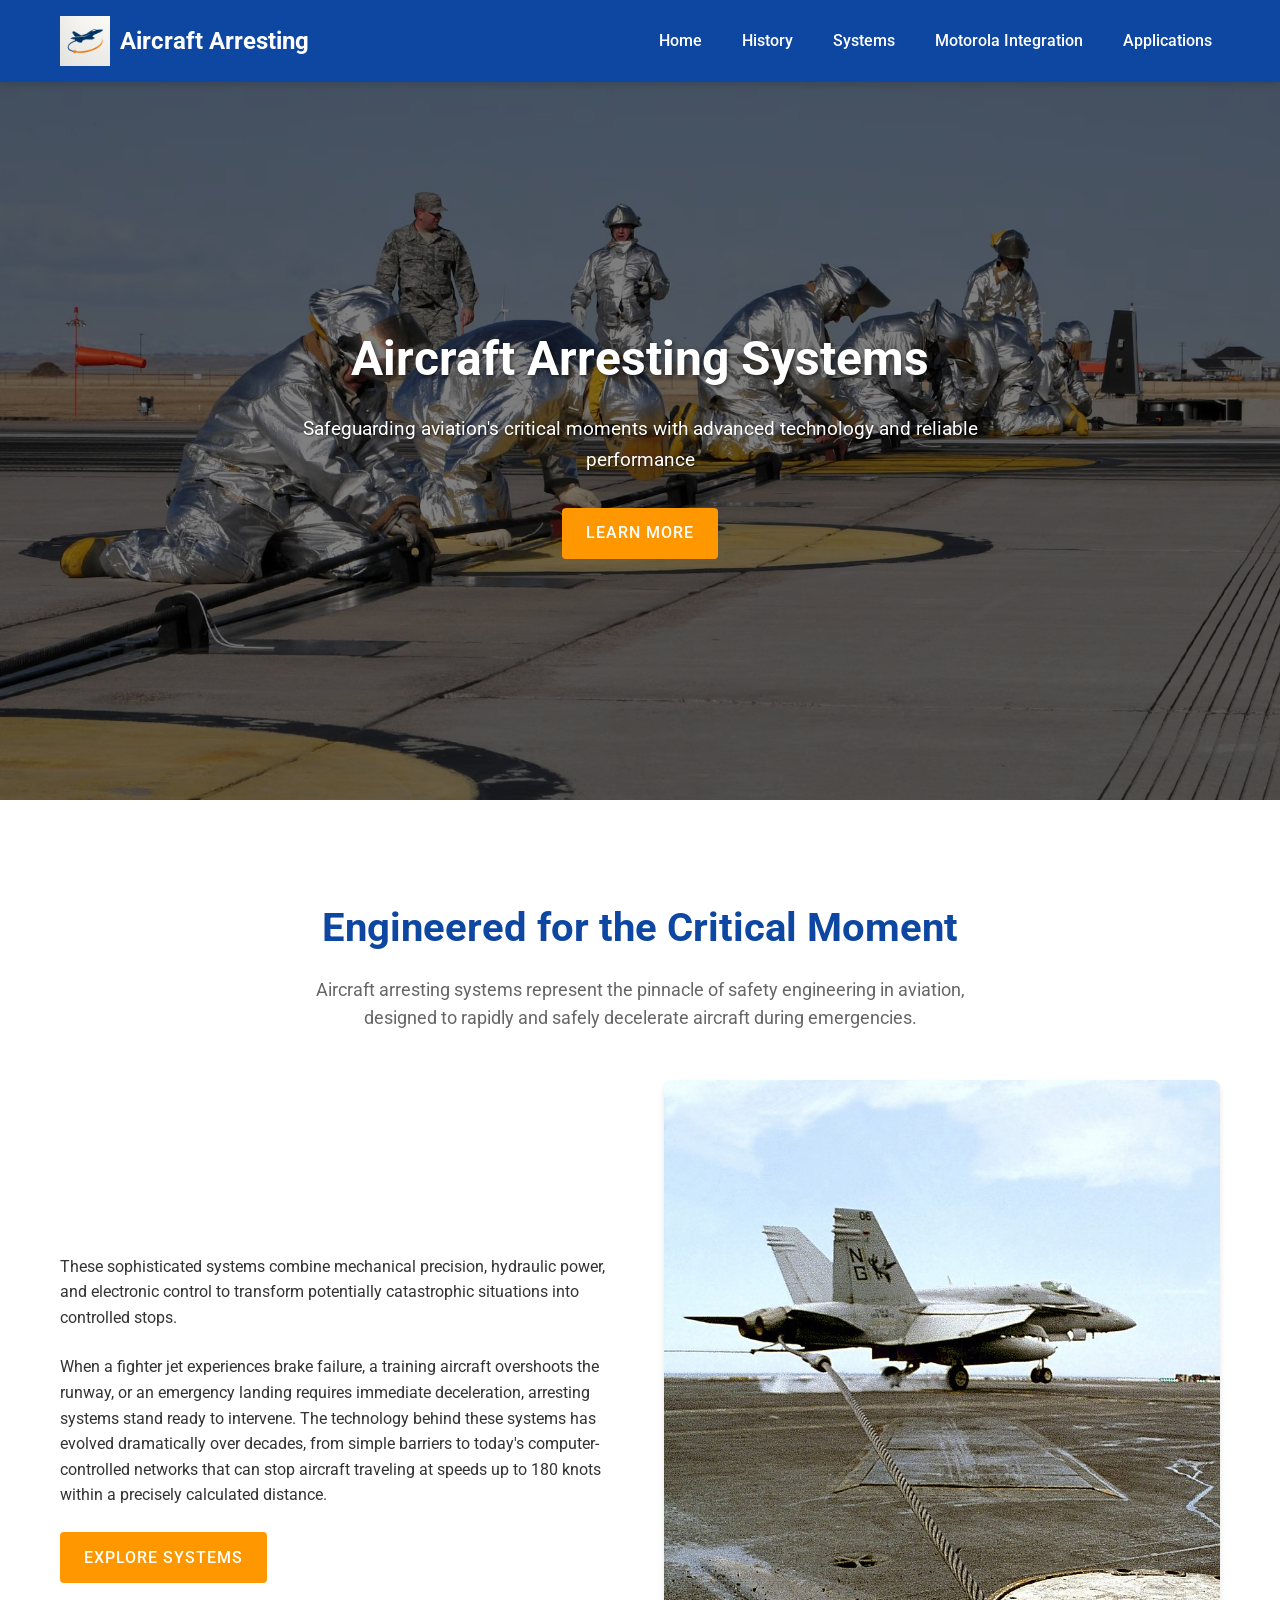
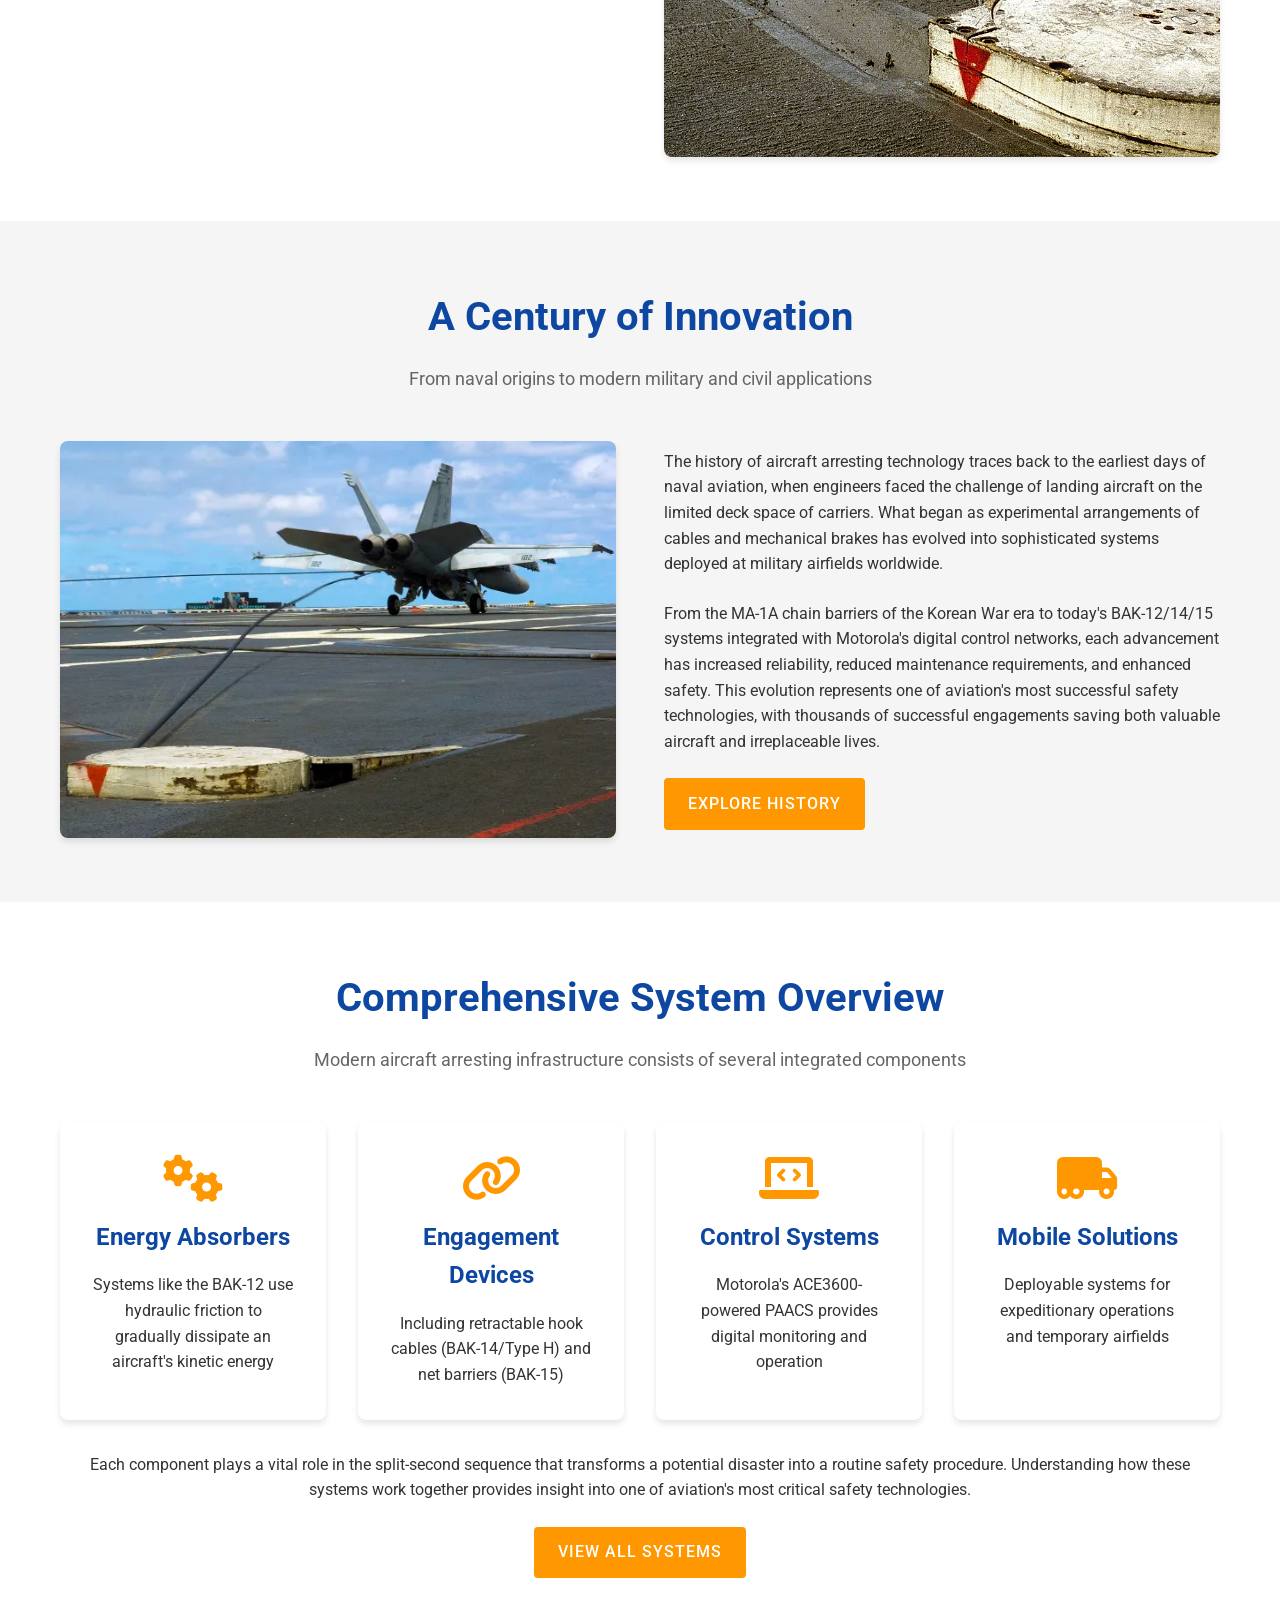
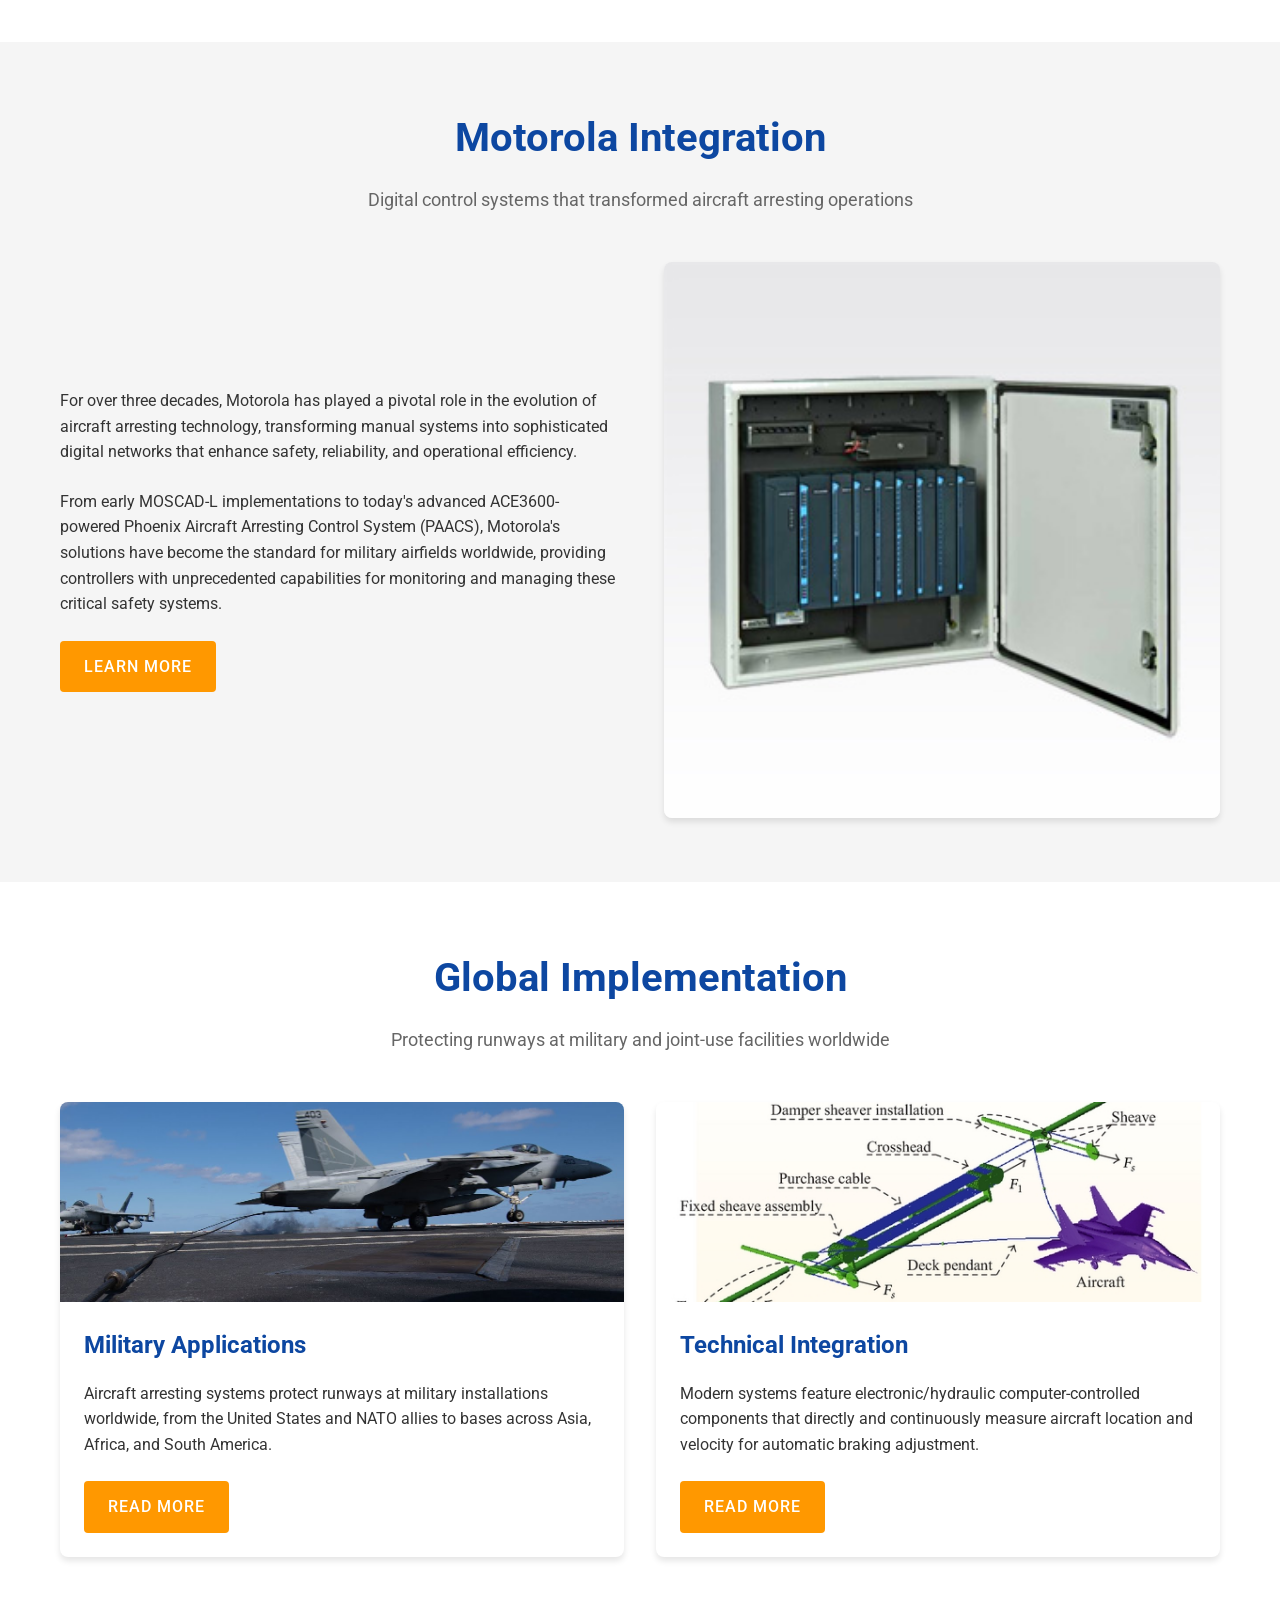
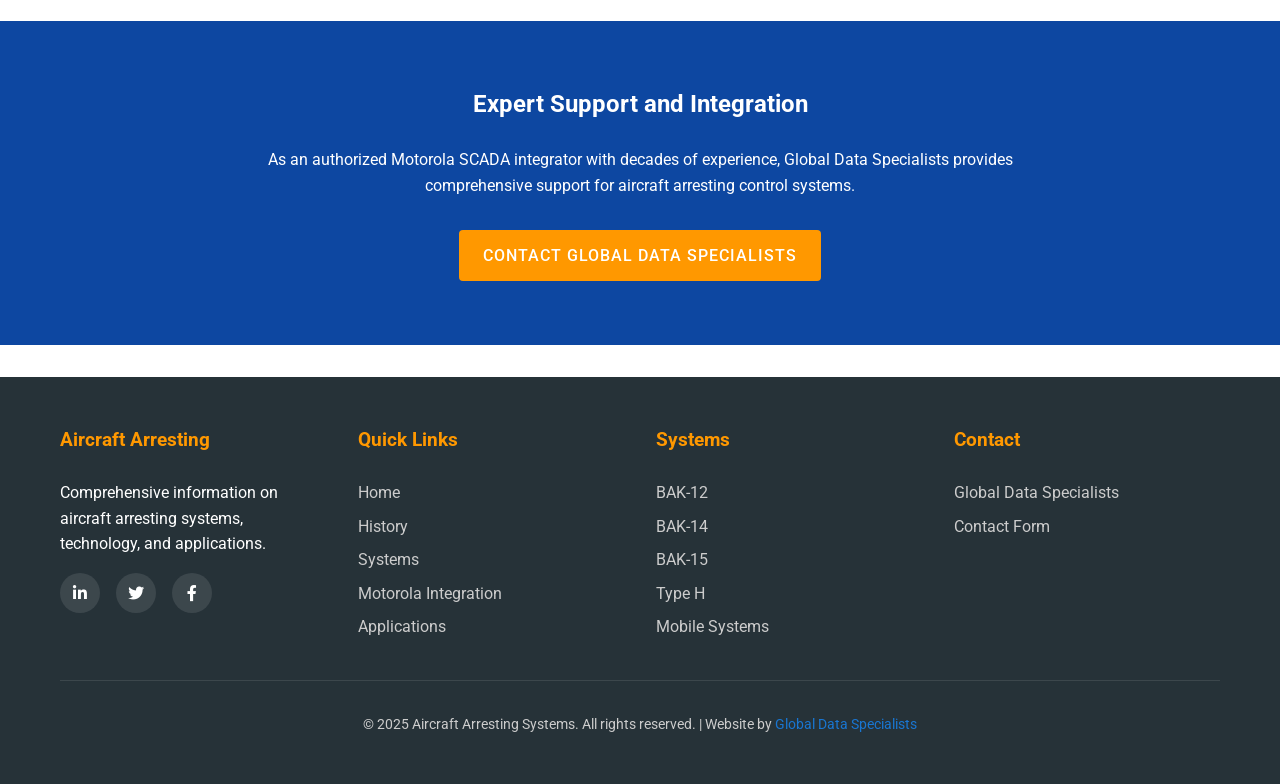
<file: index.html>
<!DOCTYPE html>
<html lang="en">
<head>
    <meta charset="UTF-8">
    <meta name="viewport" content="width=device-width, initial-scale=1.0">
    <meta name="description" content="Explore the history, technology, and applications of aircraft arresting systems including BAK-12, BAK-14, BAK-15, and Type H. Learn how Motorola's control systems enhance safety and reliability.">
    <meta name="keywords" content="aircraft arresting, BAK-12, BAK-14, BAK-15, Type H, Motorola SCADA, emergency landing, runway safety">
    <meta name="author" content="Global Data Specialists">
    
    <!-- Open Graph / Social Media Meta Tags -->
    <meta property="og:title" content="Aircraft Arresting Systems | Advanced Safety Technology">
    <meta property="og:description" content="Comprehensive information on aircraft arresting systems including BAK-12, BAK-14, BAK-15, and Type H technologies with Motorola integration.">
    <meta property="og:type" content="website">
    <meta property="og:url" content="https://www.aircraftarresting.com">
    <meta property="og:image" content="https://www.aircraftarresting.com/images/aircraft-arresting-system-fighter-jet-landing.jpeg">
    
    <!-- Canonical URL -->
    <link rel="canonical" href="https://www.aircraftarresting.com">
    
    <!-- Favicon -->
    <link rel="icon" href="images/aircraft-arresting-website-logo.png" type="image/png">
    
    <!-- CSS -->
    <link rel="stylesheet" href="css/styles.css">
    <link rel="stylesheet" href="https://cdnjs.cloudflare.com/ajax/libs/font-awesome/6.0.0-beta3/css/all.min.css">
    <link href="https://fonts.googleapis.com/css2?family=Roboto:wght@300;400;500;700&display=swap" rel="stylesheet">
    
    <title>Aircraft Arresting Systems | Advanced Safety Technology</title>
</head>
<body>
    <!-- Header -->
    <header>
        <div class="container header-container">
            <div class="logo">
                <img src="images/aircraft-arresting-website-logo.png" alt="Aircraft Arresting Systems Logo">
                <h1>Aircraft Arresting</h1>
            </div>
            <button class="nav-toggle" aria-label="Toggle navigation">
                <i class="fas fa-bars"></i>
            </button>
            <nav>
                <ul>
                    <li><a href="index.html" class="active">Home</a></li>
                    <li><a href="history.html">History</a></li>
                    <li><a href="systems.html">Systems</a></li>
                    <li><a href="motorola.html">Motorola Integration</a></li>
                    <li><a href="applications.html">Applications</a></li>
                </ul>
            </nav>
        </div>
    </header>

    <!-- Hero Section -->
    <section class="hero" style="background-image: url('images/aircraft-arresting-system-fighter-jet-landing.jpeg');">
        <div class="hero-content">
            <h2>Aircraft Arresting Systems</h2>
            <p>Safeguarding aviation's critical moments with advanced technology and reliable performance</p>
            <a href="#overview" class="btn">Learn More</a>
        </div>
    </section>

    <!-- Main Content -->
    <main>
        <!-- Overview Section -->
        <section id="overview">
            <div class="container">
                <div class="section-header">
                    <h2>Engineered for the Critical Moment</h2>
                    <p>Aircraft arresting systems represent the pinnacle of safety engineering in aviation, designed to rapidly and safely decelerate aircraft during emergencies.</p>
                </div>
                <div class="content-layout">
                    <div class="content-text">
                        <p>These sophisticated systems combine mechanical precision, hydraulic power, and electronic control to transform potentially catastrophic situations into controlled stops.</p>
                        <p>When a fighter jet experiences brake failure, a training aircraft overshoots the runway, or an emergency landing requires immediate deceleration, arresting systems stand ready to intervene. The technology behind these systems has evolved dramatically over decades, from simple barriers to today's computer-controlled networks that can stop aircraft traveling at speeds up to 180 knots within a precisely calculated distance.</p>
                        <a href="systems.html" class="btn">Explore Systems</a>
                    </div>
                    <div class="content-image">
                        <img src="images/bak-12-aircraft-arresting-gear-system.jpeg" alt="BAK-12 aircraft arresting system installation showing energy absorber components">
                    </div>
                </div>
            </div>
        </section>

        <!-- History Highlight Section -->
        <section id="history-highlight" style="background-color: var(--light-bg);">
            <div class="container">
                <div class="section-header">
                    <h2>A Century of Innovation</h2>
                    <p>From naval origins to modern military and civil applications</p>
                </div>
                <div class="content-layout">
                    <div class="content-image">
                        <img src="images/aircraft-arresting-system-navy-carrier-landing.webp" alt="Naval aircraft engaging arresting wire on carrier deck, demonstrating early arresting technology">
                    </div>
                    <div class="content-text">
                        <p>The history of aircraft arresting technology traces back to the earliest days of naval aviation, when engineers faced the challenge of landing aircraft on the limited deck space of carriers. What began as experimental arrangements of cables and mechanical brakes has evolved into sophisticated systems deployed at military airfields worldwide.</p>
                        <p>From the MA-1A chain barriers of the Korean War era to today's BAK-12/14/15 systems integrated with Motorola's digital control networks, each advancement has increased reliability, reduced maintenance requirements, and enhanced safety. This evolution represents one of aviation's most successful safety technologies, with thousands of successful engagements saving both valuable aircraft and irreplaceable lives.</p>
                        <a href="history.html" class="btn">Explore History</a>
                    </div>
                </div>
            </div>
        </section>

        <!-- Systems Overview Section -->
        <section id="systems-overview">
            <div class="container">
                <div class="section-header">
                    <h2>Comprehensive System Overview</h2>
                    <p>Modern aircraft arresting infrastructure consists of several integrated components</p>
                </div>
                <div class="features">
                    <div class="feature">
                        <i class="fas fa-cogs"></i>
                        <h3>Energy Absorbers</h3>
                        <p>Systems like the BAK-12 use hydraulic friction to gradually dissipate an aircraft's kinetic energy</p>
                    </div>
                    <div class="feature">
                        <i class="fas fa-link"></i>
                        <h3>Engagement Devices</h3>
                        <p>Including retractable hook cables (BAK-14/Type H) and net barriers (BAK-15)</p>
                    </div>
                    <div class="feature">
                        <i class="fas fa-laptop-code"></i>
                        <h3>Control Systems</h3>
                        <p>Motorola's ACE3600-powered PAACS provides digital monitoring and operation</p>
                    </div>
                    <div class="feature">
                        <i class="fas fa-truck-moving"></i>
                        <h3>Mobile Solutions</h3>
                        <p>Deployable systems for expeditionary operations and temporary airfields</p>
                    </div>
                </div>
                <div class="content-text" style="text-align: center; margin-top: 2rem;">
                    <p>Each component plays a vital role in the split-second sequence that transforms a potential disaster into a routine safety procedure. Understanding how these systems work together provides insight into one of aviation's most critical safety technologies.</p>
                    <a href="systems.html" class="btn">View All Systems</a>
                </div>
            </div>
        </section>

        <!-- Motorola Integration Section -->
        <section id="motorola-highlight" style="background-color: var(--light-bg);">
            <div class="container">
                <div class="section-header">
                    <h2>Motorola Integration</h2>
                    <p>Digital control systems that transformed aircraft arresting operations</p>
                </div>
                <div class="content-layout">
                    <div class="content-text">
                        <p>For over three decades, Motorola has played a pivotal role in the evolution of aircraft arresting technology, transforming manual systems into sophisticated digital networks that enhance safety, reliability, and operational efficiency.</p>
                        <p>From early MOSCAD-L implementations to today's advanced ACE3600-powered Phoenix Aircraft Arresting Control System (PAACS), Motorola's solutions have become the standard for military airfields worldwide, providing controllers with unprecedented capabilities for monitoring and managing these critical safety systems.</p>
                        <a href="motorola.html" class="btn">Learn More</a>
                    </div>
                    <div class="content-image">
                        <img src="images/motorola-ace3600-aircraft-arresting-control.jpg" alt="Motorola ACE3600 control system integrated with aircraft arresting equipment">
                    </div>
                </div>
            </div>
        </section>

        <!-- Applications Section -->
        <section id="applications">
            <div class="container">
                <div class="section-header">
                    <h2>Global Implementation</h2>
                    <p>Protecting runways at military and joint-use facilities worldwide</p>
                </div>
                <div class="grid">
                    <div class="card">
                        <div class="card-image">
                            <img src="images/aircraft-arresting-cable-runway-installation.jpeg" alt="Aircraft arresting cable installation on military runway showing BAK-14 system">
                        </div>
                        <div class="card-content">
                            <h3>Military Applications</h3>
                            <p>Aircraft arresting systems protect runways at military installations worldwide, from the United States and NATO allies to bases across Asia, Africa, and South America.</p>
                            <a href="applications.html#military" class="btn">Read More</a>
                        </div>
                    </div>
                    <div class="card">
                        <div class="card-image">
                            <img src="images/aircraft-arresting-system-technical-diagram.jpg" alt="Technical diagram of aircraft arresting system showing cable, energy absorbers, and engagement process">
                        </div>
                        <div class="card-content">
                            <h3>Technical Integration</h3>
                            <p>Modern systems feature electronic/hydraulic computer-controlled components that directly and continuously measure aircraft location and velocity for automatic braking adjustment.</p>
                            <a href="applications.html#technical" class="btn">Read More</a>
                        </div>
                    </div>
                </div>
            </div>
        </section>

        <!-- CTA Section -->
        <section id="cta" style="background-color: var(--primary-color); color: var(--white); text-align: center; padding: 4rem 0;">
            <div class="container">
                <h2 style="color: var(--white); margin-bottom: 1.5rem;">Expert Support and Integration</h2>
                <p style="margin-bottom: 2rem; max-width: 800px; margin-left: auto; margin-right: auto;">As an authorized Motorola SCADA integrator with decades of experience, Global Data Specialists provides comprehensive support for aircraft arresting control systems.</p>
                <a href="https://www.gbl-data.com" target="_blank" rel="noopener noreferrer" class="btn" style="background-color: var(--accent-color);">Contact Global Data Specialists</a>
            </div>
        </section>
    </main>

    <!-- Footer -->
    <footer>
        <div class="container">
            <div class="footer-content">
                <div class="footer-column">
                    <h3>Aircraft Arresting</h3>
                    <p>Comprehensive information on aircraft arresting systems, technology, and applications.</p>
                    <div class="social-links">
                        <a href="#" aria-label="LinkedIn"><i class="fab fa-linkedin-in"></i></a>
                        <a href="#" aria-label="Twitter"><i class="fab fa-twitter"></i></a>
                        <a href="#" aria-label="Facebook"><i class="fab fa-facebook-f"></i></a>
                    </div>
                </div>
                <div class="footer-column">
                    <h3>Quick Links</h3>
                    <ul>
                        <li><a href="index.html">Home</a></li>
                        <li><a href="history.html">History</a></li>
                        <li><a href="systems.html">Systems</a></li>
                        <li><a href="motorola.html">Motorola Integration</a></li>
                        <li><a href="applications.html">Applications</a></li>
                    </ul>
                </div>
                <div class="footer-column">
                    <h3>Systems</h3>
                    <ul>
                        <li><a href="systems.html#bak-12">BAK-12</a></li>
                        <li><a href="systems.html#bak-14">BAK-14</a></li>
                        <li><a href="systems.html#bak-15">BAK-15</a></li>
                        <li><a href="systems.html#type-h">Type H</a></li>
                        <li><a href="systems.html#maas">Mobile Systems</a></li>
                    </ul>
                </div>
                <div class="footer-column">
                    <h3>Contact</h3>
                    <ul>
                        <li><a href="https://www.gbl-data.com" target="_blank" rel="noopener noreferrer">Global Data Specialists</a></li>
                        <li><a href="https://www.gbl-data.com/contact" target="_blank" rel="noopener noreferrer">Contact Form</a></li>
                    </ul>
                </div>
            </div>
            <div class="copyright">
                <p>&copy; 2025 Aircraft Arresting Systems. All rights reserved. | Website by <a href="https://www.gbl-data.com" target="_blank" rel="noopener noreferrer">Global Data Specialists</a></p>
            </div>
        </div>
    </footer>

    <!-- JavaScript -->
    <script src="js/main.js"></script>
    
    <!-- Structured Data for SEO -->
    <script type="application/ld+json">
    {
        "@context": "https://schema.org",
        "@type": "WebSite",
        "name": "Aircraft Arresting Systems",
        "url": "https://www.aircraftarresting.com",
        "description": "Comprehensive information on aircraft arresting systems including BAK-12, BAK-14, BAK-15, and Type H technologies with Motorola integration.",
        "publisher": {
            "@type": "Organization",
            "name": "Global Data Specialists",
            "logo": {
                "@type": "ImageObject",
                "url": "https://www.aircraftarresting.com/images/aircraft-arresting-website-logo.png"
            }
        }
    }
    </script>
</body>
</html>
</file>
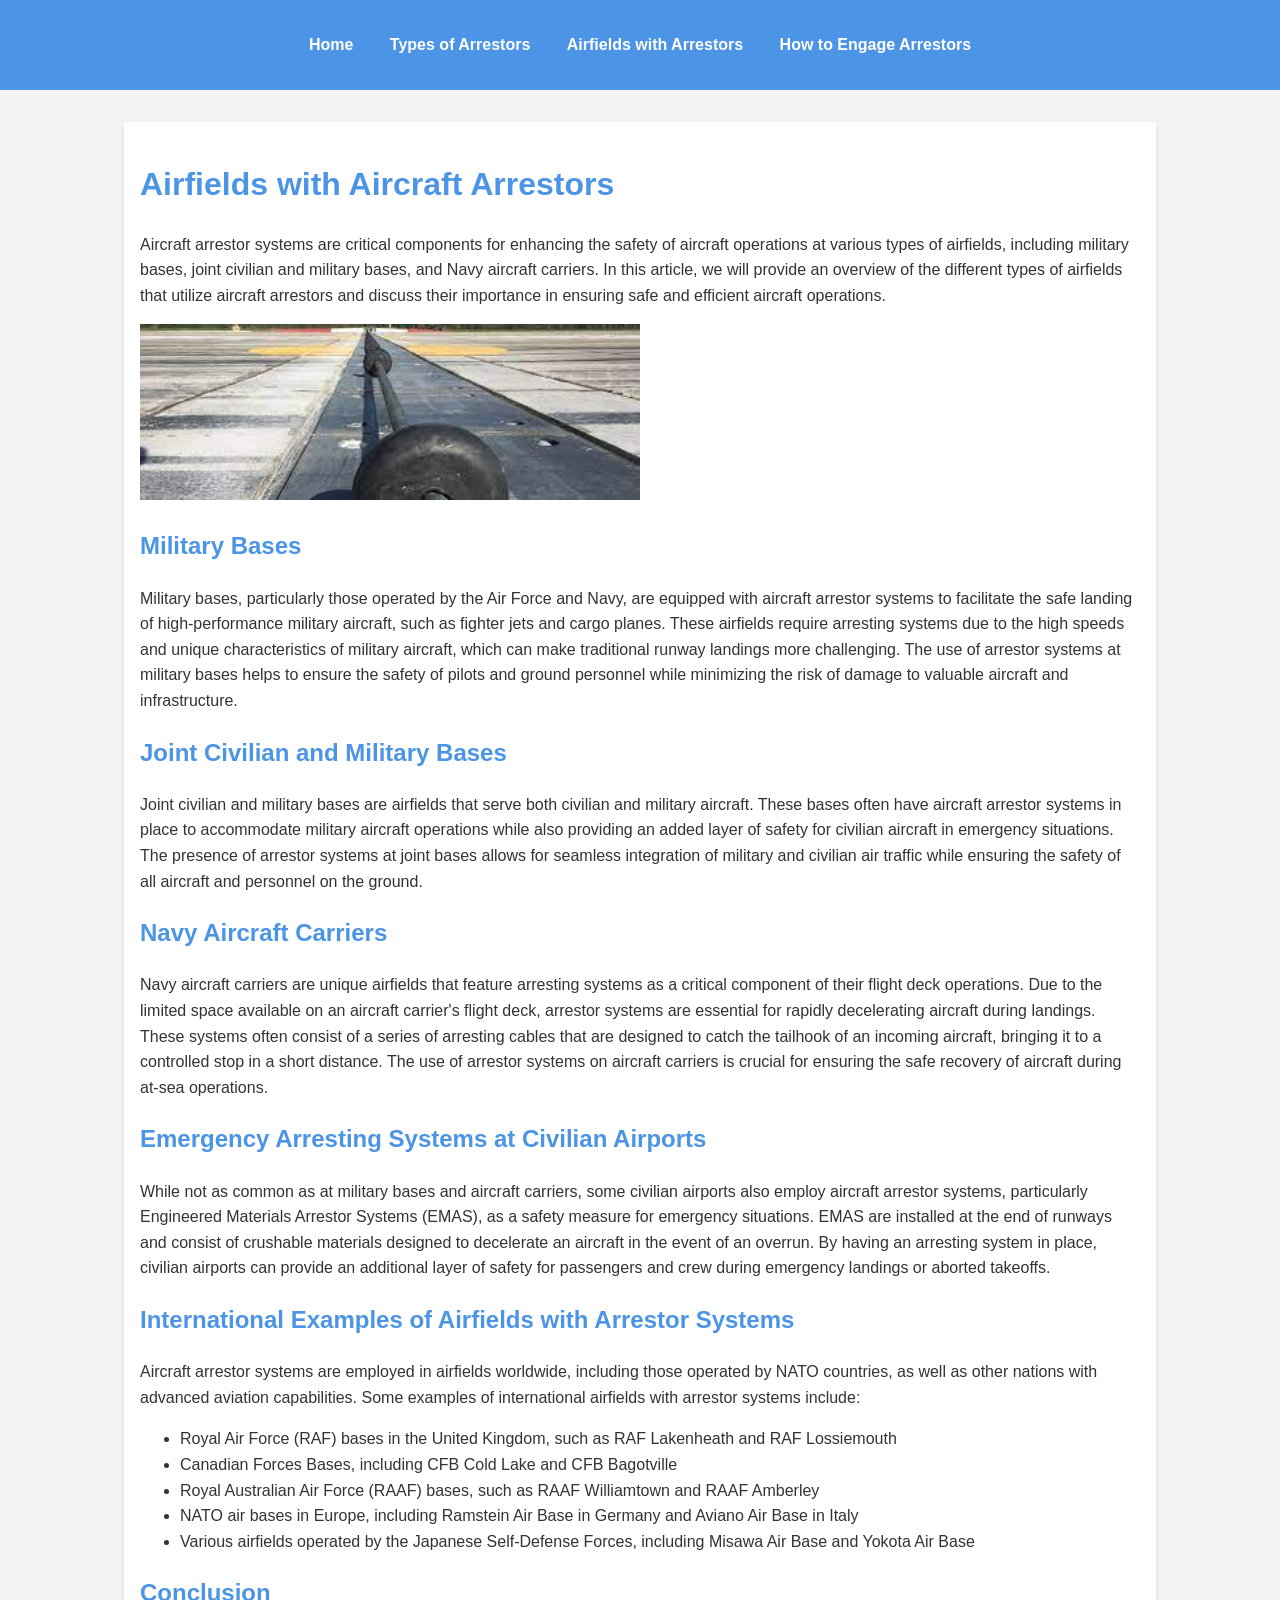
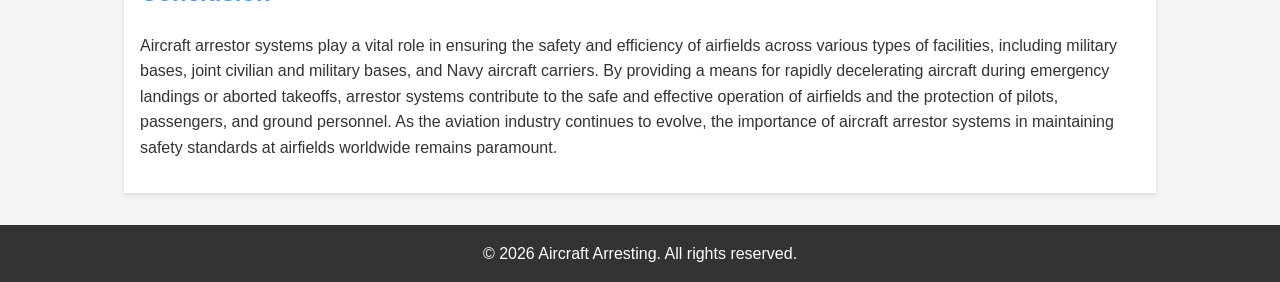
<file: airfields.html>
<!DOCTYPE html>
<html lang="en">
<head>
    <meta charset="UTF-8">
    <meta name="viewport" content="width=device-width, initial-scale=1.0">
    <title>Airfields with Aircraft Arrestors</title>
    <link rel="stylesheet" href="arresting.css">
    <script src="aircraft.js"></script>
</head>
<body>
    <header>
        <nav>
            <ul>
                <li><a href="index.html">Home</a></li>
                <li><a href="types.html">Types of Arrestors</a></li>
                <li><a href="airfields.html">Airfields with Arrestors</a></li>
                <li><a href="engage.html">How to Engage Arrestors</a></li>
            </ul>
        </nav>
    </header>
    <main>
        <h1>Airfields with Aircraft Arrestors</h1>
        <p>Aircraft arrestor systems are critical components for enhancing the safety of aircraft operations at various types of airfields, including military bases, joint civilian and military bases, and Navy aircraft carriers. In this article, we will provide an overview of the different types of airfields that utilize aircraft arrestors and discuss their importance in ensuring safe and efficient aircraft operations.</p>
        <img src="Aircraft_arresting_1.jpeg" alt="Aircraft arresting 2" style="width:100%;max-width:500px;">
        <h2>Military Bases</h2>
        <p>Military bases, particularly those operated by the Air Force and Navy, are equipped with aircraft arrestor systems to facilitate the safe landing of high-performance military aircraft, such as fighter jets and cargo planes. These airfields require arresting systems due to the high speeds and unique characteristics of military aircraft, which can make traditional runway landings more challenging. The use of arrestor systems at military bases helps to ensure the safety of pilots and ground personnel while minimizing the risk of damage to valuable aircraft and infrastructure.</p>

        <h2>Joint Civilian and Military Bases</h2>
        <p>Joint civilian and military bases are airfields that serve both civilian and military aircraft. These bases often have aircraft arrestor systems in place to accommodate military aircraft operations while also providing an added layer of safety for civilian aircraft in emergency situations. The presence of arrestor systems at joint bases allows for seamless integration of military and civilian air traffic while ensuring the safety of all aircraft and personnel on the ground.</p>

        <h2>Navy Aircraft Carriers</h2>
        <p>Navy aircraft carriers are unique airfields that feature arresting systems as a critical component of their flight deck operations. Due to the limited space available on an aircraft carrier's flight deck, arrestor systems are essential for rapidly decelerating aircraft during landings. These systems often consist of a series of arresting cables that are designed to catch the tailhook of an incoming aircraft, bringing it to a controlled stop in a short distance. The use of arrestor systems on aircraft carriers is crucial for ensuring the safe recovery of aircraft during at-sea operations.</p>

        <h2>Emergency Arresting Systems at Civilian Airports</h2>
        <p>While not as common as at military bases and aircraft carriers, some civilian airports also employ aircraft arrestor systems, particularly Engineered Materials Arrestor Systems (EMAS), as a safety measure for emergency situations. EMAS are installed at the end of runways and consist of crushable materials designed to decelerate an aircraft in the event of an overrun. By having an arresting system in place, civilian airports can provide an additional layer of safety for passengers and crew during emergency landings or aborted takeoffs.</p>

        <h2>International Examples of Airfields with Arrestor Systems</h2>
        <p>Aircraft arrestor systems are employed in airfields worldwide, including those operated by NATO countries, as well as other nations with advanced aviation capabilities. Some examples of international airfields with arrestor systems include:</p>
        <ul>
        <li>Royal Air Force (RAF) bases in the United Kingdom, such as RAF Lakenheath and RAF Lossiemouth</li>
        <li>Canadian Forces Bases, including CFB Cold Lake and CFB Bagotville</li>
        <li>Royal Australian Air Force (RAAF) bases, such as RAAF Williamtown and RAAF Amberley</li>
        <li>NATO air bases in Europe, including Ramstein Air Base in Germany and Aviano Air Base in Italy</li>
        <li>Various airfields operated by the Japanese Self-Defense Forces, including Misawa Air Base and Yokota Air Base</li>
        </ul>
        <h2>Conclusion</h2>
        <p>Aircraft arrestor systems play a vital role in ensuring the safety and efficiency of airfields across various types of facilities, including military bases, joint civilian and military bases, and Navy aircraft carriers. By providing a means for rapidly decelerating aircraft during emergency landings or aborted takeoffs, arrestor systems contribute to the safe and effective operation of airfields and the protection of pilots, passengers, and ground personnel. As the aviation industry continues to evolve, the importance of aircraft arrestor systems in maintaining safety standards at airfields worldwide remains paramount.</p>
    </main>
</file>
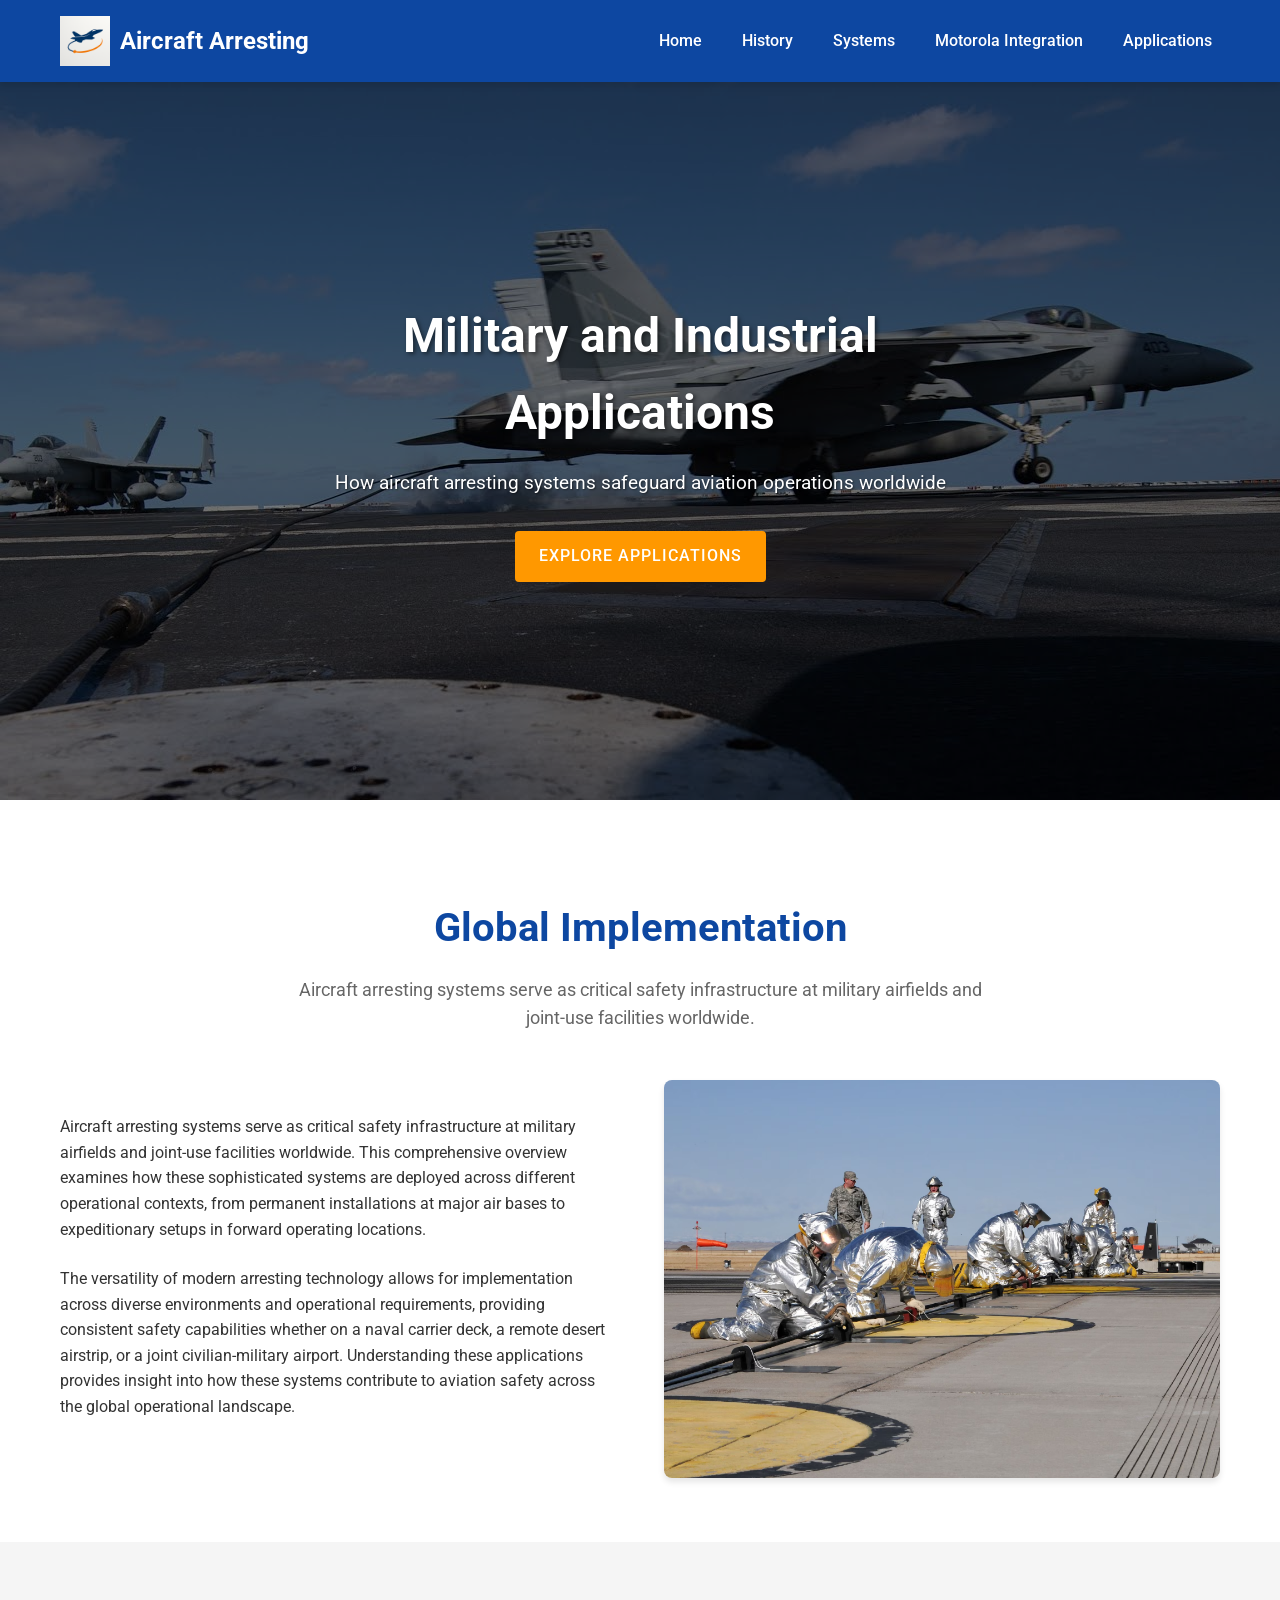
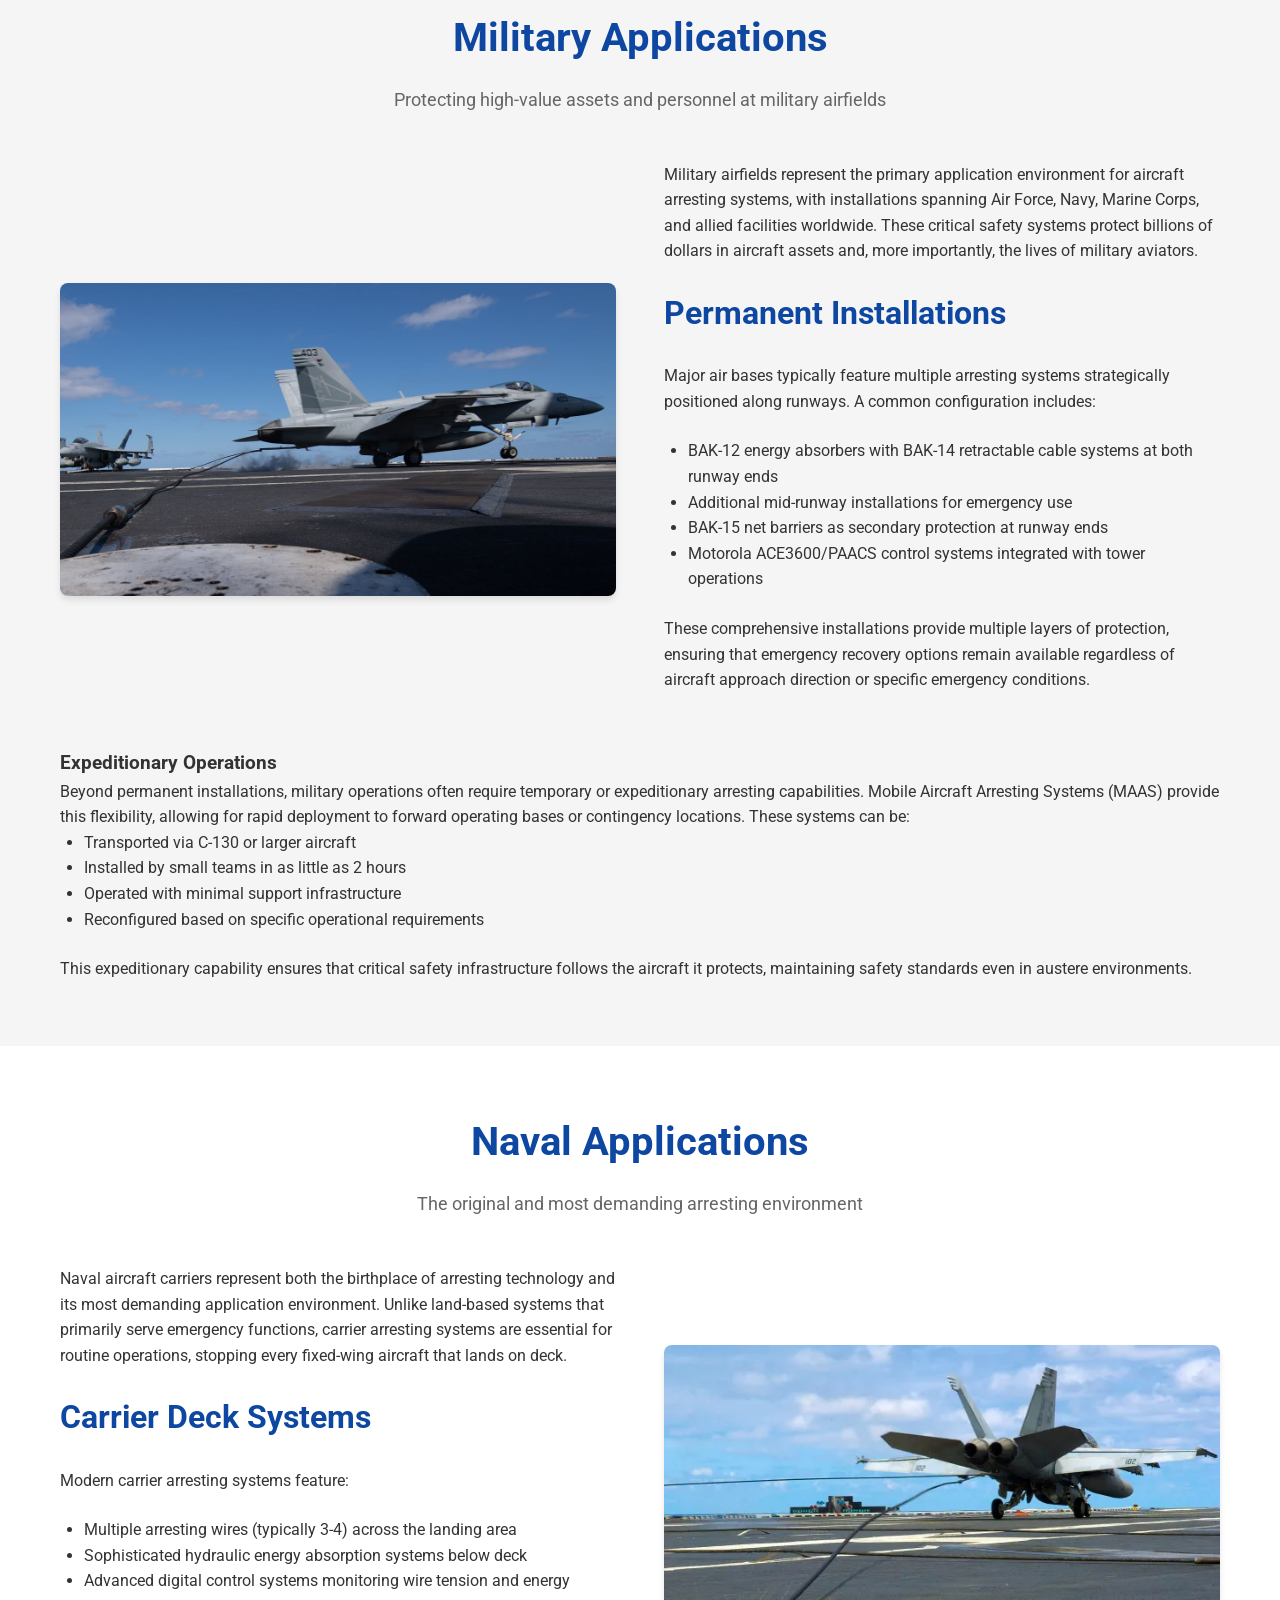
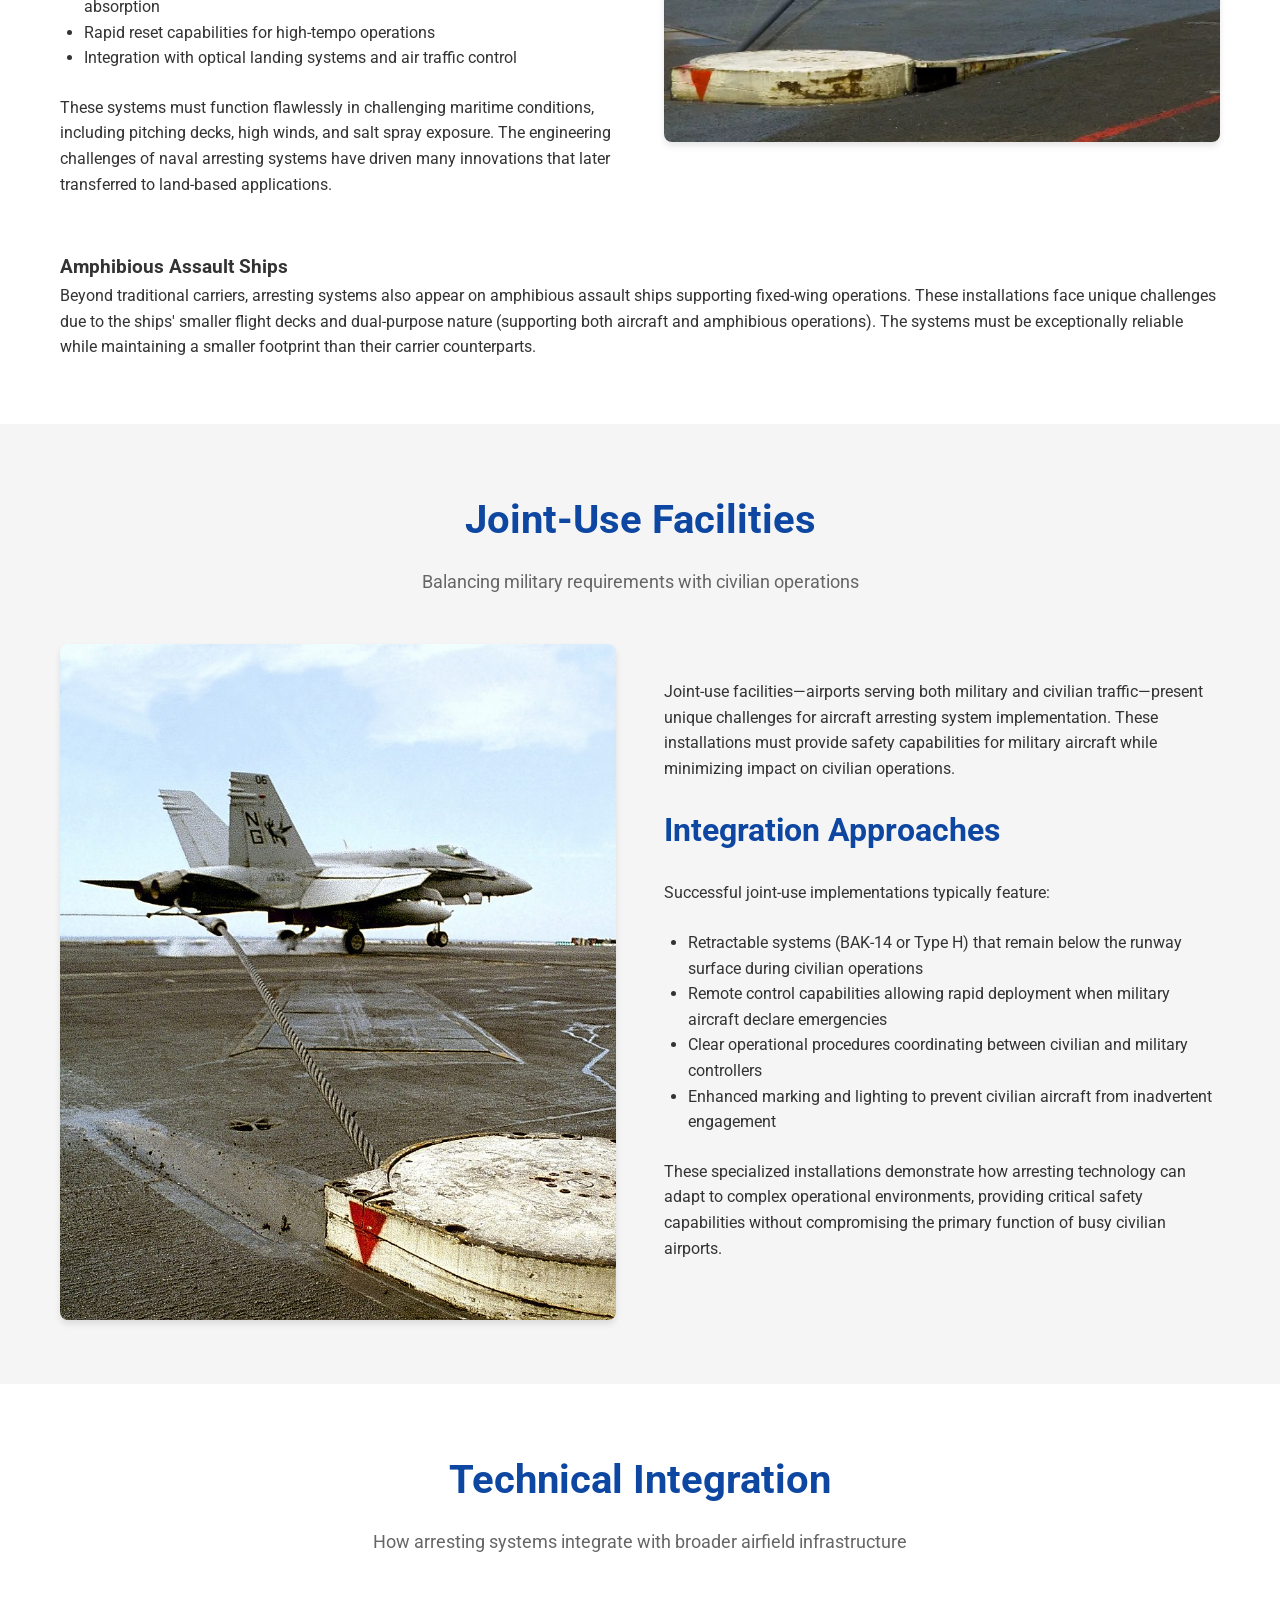
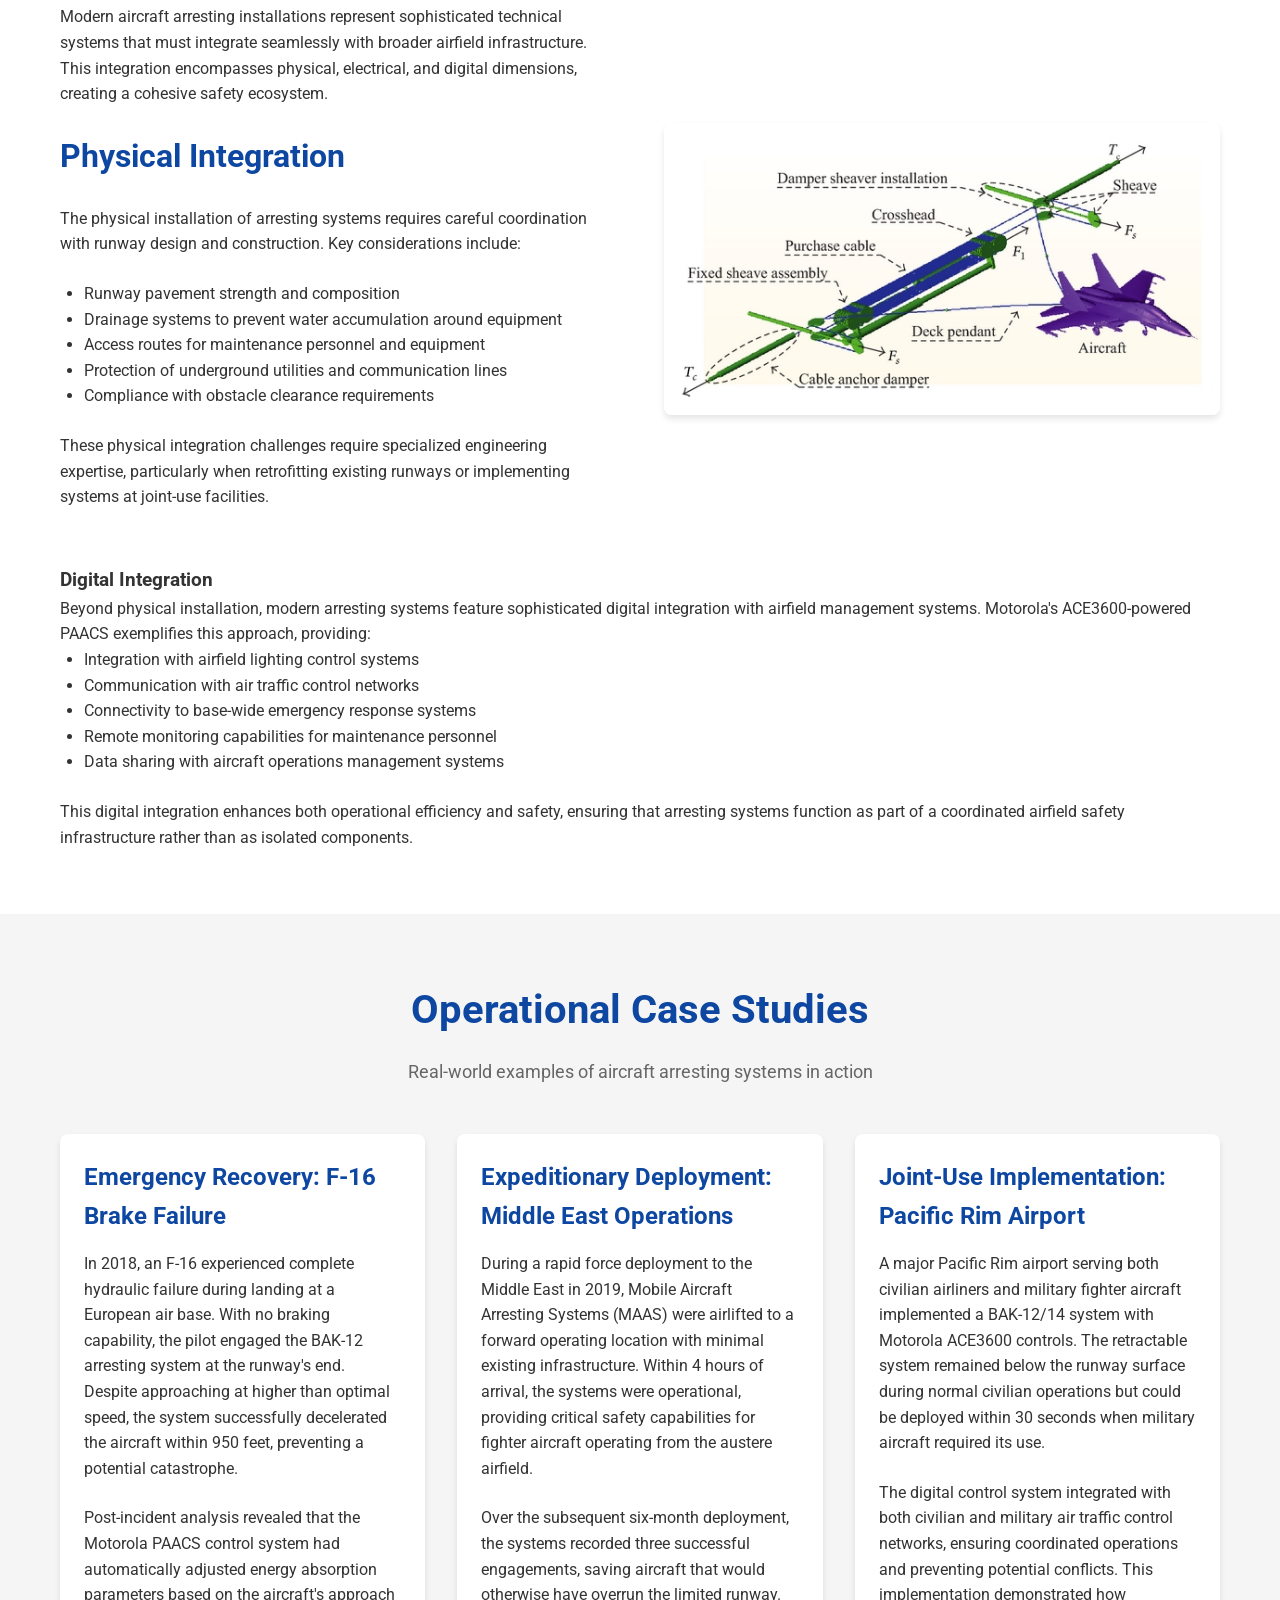
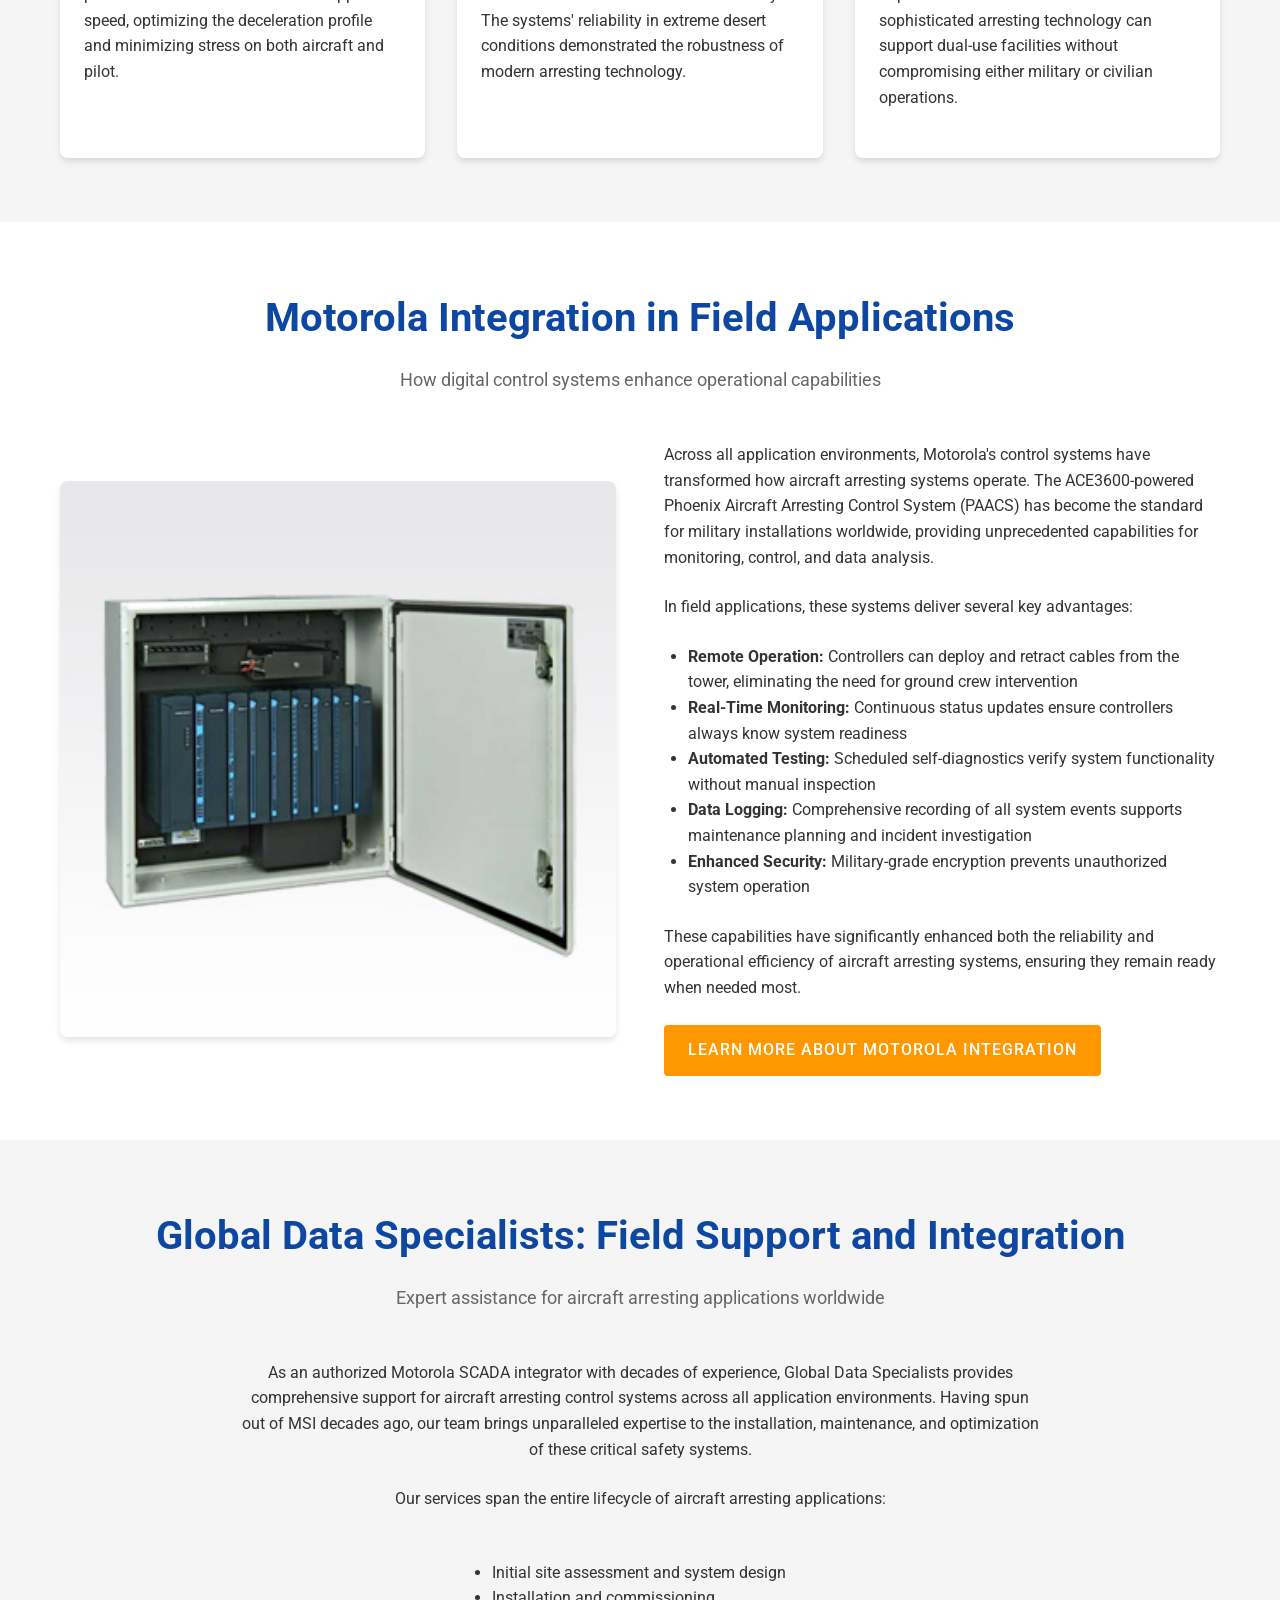
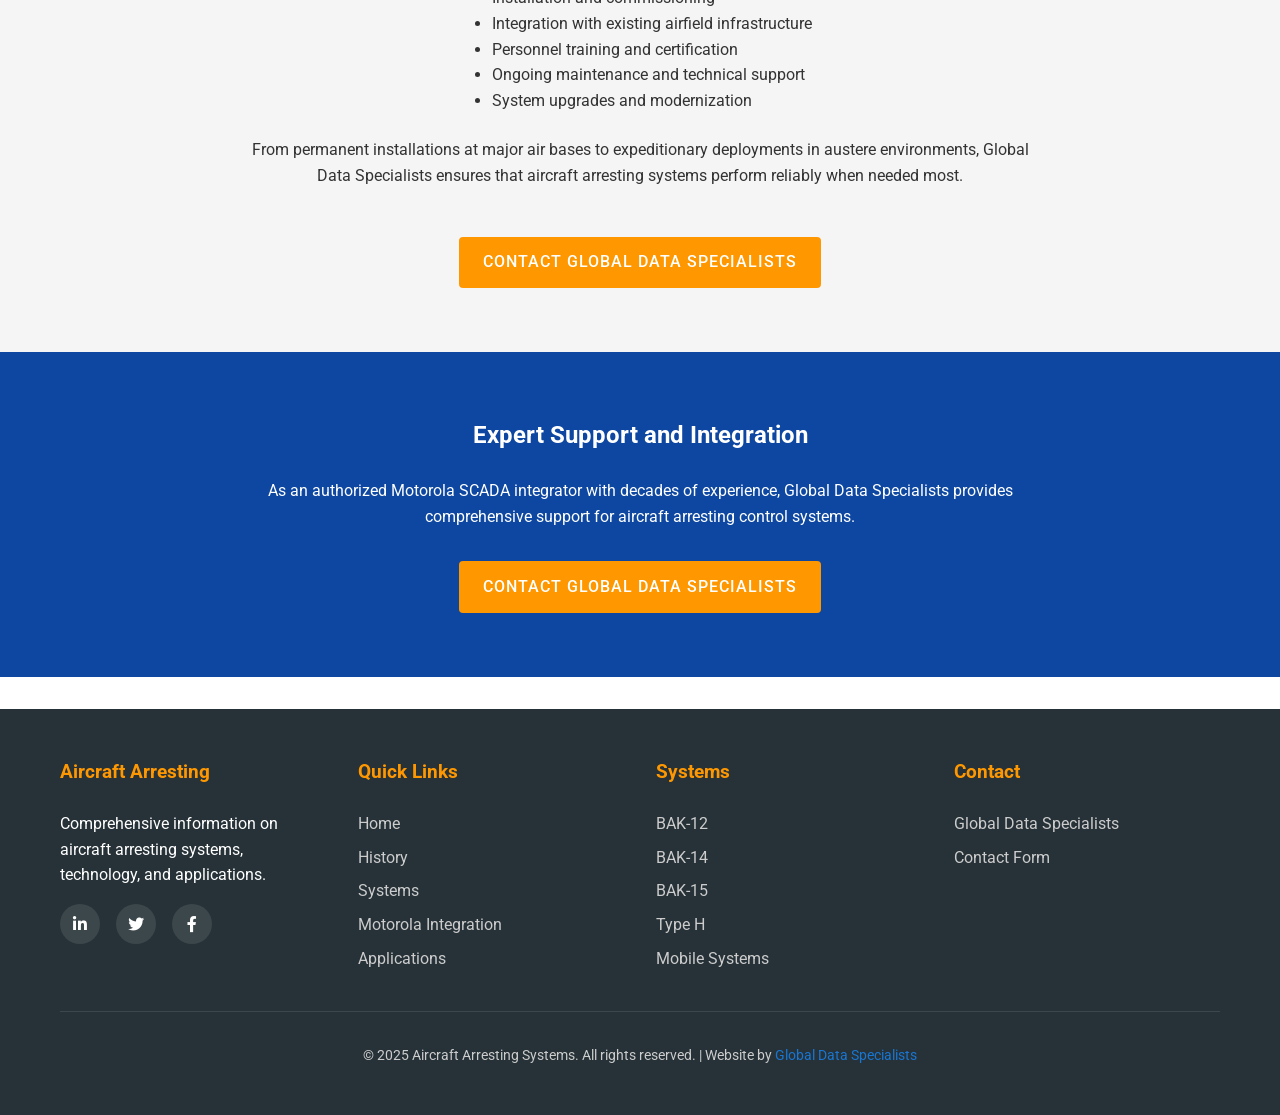
<file: applications.html>
<!DOCTYPE html>
<html lang="en">
<head>
    <meta charset="UTF-8">
    <meta name="viewport" content="width=device-width, initial-scale=1.0">
    <meta name="description" content="Explore the military and industrial applications of aircraft arresting systems including BAK-12, BAK-14, BAK-15, and Type H technologies across global airfields.">
    <meta name="keywords" content="aircraft arresting applications, military airfields, emergency landing systems, runway safety, naval carrier operations">
    <meta name="author" content="Global Data Specialists">
    
    <!-- Open Graph / Social Media Meta Tags -->
    <meta property="og:title" content="Military and Industrial Applications of Aircraft Arresting Systems">
    <meta property="og:description" content="Discover how aircraft arresting systems are deployed at military airfields, naval carriers, and joint-use facilities worldwide to enhance aviation safety.">
    <meta property="og:type" content="website">
    <meta property="og:url" content="https://www.aircraftarresting.com/applications.html">
    <meta property="og:image" content="https://www.aircraftarresting.com/images/aircraft-arresting-cable-runway-installation.jpeg">
    
    <!-- Canonical URL -->
    <link rel="canonical" href="https://www.aircraftarresting.com/applications.html">
    
    <!-- Favicon -->
    <link rel="icon" href="images/aircraft-arresting-website-logo.png" type="image/png">
    
    <!-- CSS -->
    <link rel="stylesheet" href="css/styles.css">
    <link rel="stylesheet" href="https://cdnjs.cloudflare.com/ajax/libs/font-awesome/6.0.0-beta3/css/all.min.css">
    <link href="https://fonts.googleapis.com/css2?family=Roboto:wght@300;400;500;700&display=swap" rel="stylesheet">
    
    <title>Military and Industrial Applications of Aircraft Arresting Systems</title>
</head>
<body>
    <!-- Header -->
    <header>
        <div class="container header-container">
            <div class="logo">
                <img src="images/aircraft-arresting-website-logo.png" alt="Aircraft Arresting Systems Logo">
                <h1>Aircraft Arresting</h1>
            </div>
            <button class="nav-toggle" aria-label="Toggle navigation">
                <i class="fas fa-bars"></i>
            </button>
            <nav>
                <ul>
                    <li><a href="index.html">Home</a></li>
                    <li><a href="history.html">History</a></li>
                    <li><a href="systems.html">Systems</a></li>
                    <li><a href="motorola.html">Motorola Integration</a></li>
                    <li><a href="applications.html" class="active">Applications</a></li>
                </ul>
            </nav>
        </div>
    </header>

    <!-- Hero Section -->
    <section class="hero" style="background-image: url('images/aircraft-arresting-cable-runway-installation.jpeg');">
        <div class="hero-content">
            <h2>Military and Industrial Applications</h2>
            <p>How aircraft arresting systems safeguard aviation operations worldwide</p>
            <a href="#overview" class="btn">Explore Applications</a>
        </div>
    </section>

    <!-- Main Content -->
    <main>
        <!-- Overview Section -->
        <section id="overview">
            <div class="container">
                <div class="section-header">
                    <h2>Global Implementation</h2>
                    <p>Aircraft arresting systems serve as critical safety infrastructure at military airfields and joint-use facilities worldwide.</p>
                </div>
                <div class="content-layout">
                    <div class="content-text">
                        <p>Aircraft arresting systems serve as critical safety infrastructure at military airfields and joint-use facilities worldwide. This comprehensive overview examines how these sophisticated systems are deployed across different operational contexts, from permanent installations at major air bases to expeditionary setups in forward operating locations.</p>
                        <p>The versatility of modern arresting technology allows for implementation across diverse environments and operational requirements, providing consistent safety capabilities whether on a naval carrier deck, a remote desert airstrip, or a joint civilian-military airport. Understanding these applications provides insight into how these systems contribute to aviation safety across the global operational landscape.</p>
                    </div>
                    <div class="content-image">
                        <img src="images/aircraft-arresting-system-fighter-jet-landing.jpeg" alt="Military fighter jet engaging aircraft arresting cable during emergency landing">
                    </div>
                </div>
            </div>
        </section>

        <!-- Military Applications Section -->
        <section id="military" style="background-color: var(--light-bg);">
            <div class="container">
                <div class="section-header">
                    <h2>Military Applications</h2>
                    <p>Protecting high-value assets and personnel at military airfields</p>
                </div>
                <div class="content-layout">
                    <div class="content-image">
                        <img src="images/aircraft-arresting-cable-runway-installation.jpeg" alt="Aircraft arresting cable installation on military runway showing BAK-14 system">
                    </div>
                    <div class="content-text">
                        <p>Military airfields represent the primary application environment for aircraft arresting systems, with installations spanning Air Force, Navy, Marine Corps, and allied facilities worldwide. These critical safety systems protect billions of dollars in aircraft assets and, more importantly, the lives of military aviators.</p>
                        <h3>Permanent Installations</h3>
                        <p>Major air bases typically feature multiple arresting systems strategically positioned along runways. A common configuration includes:</p>
                        <ul style="margin-bottom: 1.5rem; padding-left: 1.5rem;">
                            <li>BAK-12 energy absorbers with BAK-14 retractable cable systems at both runway ends</li>
                            <li>Additional mid-runway installations for emergency use</li>
                            <li>BAK-15 net barriers as secondary protection at runway ends</li>
                            <li>Motorola ACE3600/PAACS control systems integrated with tower operations</li>
                        </ul>
                        <p>These comprehensive installations provide multiple layers of protection, ensuring that emergency recovery options remain available regardless of aircraft approach direction or specific emergency conditions.</p>
                    </div>
                </div>
                <div style="margin-top: 2rem;">
                    <h3>Expeditionary Operations</h3>
                    <p>Beyond permanent installations, military operations often require temporary or expeditionary arresting capabilities. Mobile Aircraft Arresting Systems (MAAS) provide this flexibility, allowing for rapid deployment to forward operating bases or contingency locations. These systems can be:</p>
                    <ul style="margin-bottom: 1.5rem; padding-left: 1.5rem;">
                        <li>Transported via C-130 or larger aircraft</li>
                        <li>Installed by small teams in as little as 2 hours</li>
                        <li>Operated with minimal support infrastructure</li>
                        <li>Reconfigured based on specific operational requirements</li>
                    </ul>
                    <p>This expeditionary capability ensures that critical safety infrastructure follows the aircraft it protects, maintaining safety standards even in austere environments.</p>
                </div>
            </div>
        </section>

        <!-- Naval Applications Section -->
        <section id="naval">
            <div class="container">
                <div class="section-header">
                    <h2>Naval Applications</h2>
                    <p>The original and most demanding arresting environment</p>
                </div>
                <div class="content-layout">
                    <div class="content-text">
                        <p>Naval aircraft carriers represent both the birthplace of arresting technology and its most demanding application environment. Unlike land-based systems that primarily serve emergency functions, carrier arresting systems are essential for routine operations, stopping every fixed-wing aircraft that lands on deck.</p>
                        <h3>Carrier Deck Systems</h3>
                        <p>Modern carrier arresting systems feature:</p>
                        <ul style="margin-bottom: 1.5rem; padding-left: 1.5rem;">
                            <li>Multiple arresting wires (typically 3-4) across the landing area</li>
                            <li>Sophisticated hydraulic energy absorption systems below deck</li>
                            <li>Advanced digital control systems monitoring wire tension and energy absorption</li>
                            <li>Rapid reset capabilities for high-tempo operations</li>
                            <li>Integration with optical landing systems and air traffic control</li>
                        </ul>
                        <p>These systems must function flawlessly in challenging maritime conditions, including pitching decks, high winds, and salt spray exposure. The engineering challenges of naval arresting systems have driven many innovations that later transferred to land-based applications.</p>
                    </div>
                    <div class="content-image">
                        <img src="images/aircraft-arresting-system-navy-carrier-landing.webp" alt="Naval aircraft engaging arresting wire on carrier deck, demonstrating early arresting technology">
                    </div>
                </div>
                <div style="margin-top: 2rem;">
                    <h3>Amphibious Assault Ships</h3>
                    <p>Beyond traditional carriers, arresting systems also appear on amphibious assault ships supporting fixed-wing operations. These installations face unique challenges due to the ships' smaller flight decks and dual-purpose nature (supporting both aircraft and amphibious operations). The systems must be exceptionally reliable while maintaining a smaller footprint than their carrier counterparts.</p>
                </div>
            </div>
        </section>

        <!-- Joint-Use Facilities Section -->
        <section id="joint-use" style="background-color: var(--light-bg);">
            <div class="container">
                <div class="section-header">
                    <h2>Joint-Use Facilities</h2>
                    <p>Balancing military requirements with civilian operations</p>
                </div>
                <div class="content-layout">
                    <div class="content-image">
                        <img src="images/bak-12-aircraft-arresting-gear-system.jpeg" alt="BAK-12 aircraft arresting system installation showing energy absorber components">
                    </div>
                    <div class="content-text">
                        <p>Joint-use facilities—airports serving both military and civilian traffic—present unique challenges for aircraft arresting system implementation. These installations must provide safety capabilities for military aircraft while minimizing impact on civilian operations.</p>
                        <h3>Integration Approaches</h3>
                        <p>Successful joint-use implementations typically feature:</p>
                        <ul style="margin-bottom: 1.5rem; padding-left: 1.5rem;">
                            <li>Retractable systems (BAK-14 or Type H) that remain below the runway surface during civilian operations</li>
                            <li>Remote control capabilities allowing rapid deployment when military aircraft declare emergencies</li>
                            <li>Clear operational procedures coordinating between civilian and military controllers</li>
                            <li>Enhanced marking and lighting to prevent civilian aircraft from inadvertent engagement</li>
                        </ul>
                        <p>These specialized installations demonstrate how arresting technology can adapt to complex operational environments, providing critical safety capabilities without compromising the primary function of busy civilian airports.</p>
                    </div>
                </div>
            </div>
        </section>

        <!-- Technical Integration Section -->
        <section id="technical">
            <div class="container">
                <div class="section-header">
                    <h2>Technical Integration</h2>
                    <p>How arresting systems integrate with broader airfield infrastructure</p>
                </div>
                <div class="content-layout">
                    <div class="content-text">
                        <p>Modern aircraft arresting installations represent sophisticated technical systems that must integrate seamlessly with broader airfield infrastructure. This integration encompasses physical, electrical, and digital dimensions, creating a cohesive safety ecosystem.</p>
                        <h3>Physical Integration</h3>
                        <p>The physical installation of arresting systems requires careful coordination with runway design and construction. Key considerations include:</p>
                        <ul style="margin-bottom: 1.5rem; padding-left: 1.5rem;">
                            <li>Runway pavement strength and composition</li>
                            <li>Drainage systems to prevent water accumulation around equipment</li>
                            <li>Access routes for maintenance personnel and equipment</li>
                            <li>Protection of underground utilities and communication lines</li>
                            <li>Compliance with obstacle clearance requirements</li>
                        </ul>
                        <p>These physical integration challenges require specialized engineering expertise, particularly when retrofitting existing runways or implementing systems at joint-use facilities.</p>
                    </div>
                    <div class="content-image">
                        <img src="images/aircraft-arresting-system-technical-diagram.jpg" alt="Technical diagram of aircraft arresting system showing cable, energy absorbers, and engagement process">
                    </div>
                </div>
                <div style="margin-top: 2rem;">
                    <h3>Digital Integration</h3>
                    <p>Beyond physical installation, modern arresting systems feature sophisticated digital integration with airfield management systems. Motorola's ACE3600-powered PAACS exemplifies this approach, providing:</p>
                    <ul style="margin-bottom: 1.5rem; padding-left: 1.5rem;">
                        <li>Integration with airfield lighting control systems</li>
                        <li>Communication with air traffic control networks</li>
                        <li>Connectivity to base-wide emergency response systems</li>
                        <li>Remote monitoring capabilities for maintenance personnel</li>
                        <li>Data sharing with aircraft operations management systems</li>
                    </ul>
                    <p>This digital integration enhances both operational efficiency and safety, ensuring that arresting systems function as part of a coordinated airfield safety infrastructure rather than as isolated components.</p>
                </div>
            </div>
        </section>

        <!-- Case Studies Section -->
        <section id="case-studies" style="background-color: var(--light-bg);">
            <div class="container">
                <div class="section-header">
                    <h2>Operational Case Studies</h2>
                    <p>Real-world examples of aircraft arresting systems in action</p>
                </div>
                <div class="grid">
                    <div class="card">
                        <div class="card-content">
                            <h3>Emergency Recovery: F-16 Brake Failure</h3>
                            <p>In 2018, an F-16 experienced complete hydraulic failure during landing at a European air base. With no braking capability, the pilot engaged the BAK-12 arresting system at the runway's end. Despite approaching at higher than optimal speed, the system successfully decelerated the aircraft within 950 feet, preventing a potential catastrophe.</p>
                            <p>Post-incident analysis revealed that the Motorola PAACS control system had automatically adjusted energy absorption parameters based on the aircraft's approach speed, optimizing the deceleration profile and minimizing stress on both aircraft and pilot.</p>
                        </div>
                    </div>
                    <div class="card">
                        <div class="card-content">
                            <h3>Expeditionary Deployment: Middle East Operations</h3>
                            <p>During a rapid force deployment to the Middle East in 2019, Mobile Aircraft Arresting Systems (MAAS) were airlifted to a forward operating location with minimal existing infrastructure. Within 4 hours of arrival, the systems were operational, providing critical safety capabilities for fighter aircraft operating from the austere airfield.</p>
                            <p>Over the subsequent six-month deployment, the systems recorded three successful engagements, saving aircraft that would otherwise have overrun the limited runway. The systems' reliability in extreme desert conditions demonstrated the robustness of modern arresting technology.</p>
                        </div>
                    </div>
                    <div class="card">
                        <div class="card-content">
                            <h3>Joint-Use Implementation: Pacific Rim Airport</h3>
                            <p>A major Pacific Rim airport serving both civilian airliners and military fighter aircraft implemented a BAK-12/14 system with Motorola ACE3600 controls. The retractable system remained below the runway surface during normal civilian operations but could be deployed within 30 seconds when military aircraft required its use.</p>
                            <p>The digital control system integrated with both civilian and military air traffic control networks, ensuring coordinated operations and preventing potential conflicts. This implementation demonstrated how sophisticated arresting technology can support dual-use facilities without compromising either military or civilian operations.</p>
                        </div>
                    </div>
                </div>
            </div>
        </section>

        <!-- Motorola Integration Section -->
        <section id="motorola-integration">
            <div class="container">
                <div class="section-header">
                    <h2>Motorola Integration in Field Applications</h2>
                    <p>How digital control systems enhance operational capabilities</p>
                </div>
                <div class="content-layout">
                    <div class="content-image">
                        <img src="images/motorola-ace3600-aircraft-arresting-control.jpg" alt="Motorola ACE3600 control system integrated with aircraft arresting equipment">
                    </div>
                    <div class="content-text">
                        <p>Across all application environments, Motorola's control systems have transformed how aircraft arresting systems operate. The ACE3600-powered Phoenix Aircraft Arresting Control System (PAACS) has become the standard for military installations worldwide, providing unprecedented capabilities for monitoring, control, and data analysis.</p>
                        <p>In field applications, these systems deliver several key advantages:</p>
                        <ul style="margin-bottom: 1.5rem; padding-left: 1.5rem;">
                            <li><strong>Remote Operation:</strong> Controllers can deploy and retract cables from the tower, eliminating the need for ground crew intervention</li>
                            <li><strong>Real-Time Monitoring:</strong> Continuous status updates ensure controllers always know system readiness</li>
                            <li><strong>Automated Testing:</strong> Scheduled self-diagnostics verify system functionality without manual inspection</li>
                            <li><strong>Data Logging:</strong> Comprehensive recording of all system events supports maintenance planning and incident investigation</li>
                            <li><strong>Enhanced Security:</strong> Military-grade encryption prevents unauthorized system operation</li>
                        </ul>
                        <p>These capabilities have significantly enhanced both the reliability and operational efficiency of aircraft arresting systems, ensuring they remain ready when needed most.</p>
                        <a href="motorola.html" class="btn">Learn More About Motorola Integration</a>
                    </div>
                </div>
            </div>
        </section>

        <!-- Global Data Specialists Section -->
        <section id="gds" style="background-color: var(--light-bg);">
            <div class="container">
                <div class="section-header">
                    <h2>Global Data Specialists: Field Support and Integration</h2>
                    <p>Expert assistance for aircraft arresting applications worldwide</p>
                </div>
                <div class="content-text" style="text-align: center; max-width: 800px; margin: 0 auto;">
                    <p>As an authorized Motorola SCADA integrator with decades of experience, Global Data Specialists provides comprehensive support for aircraft arresting control systems across all application environments. Having spun out of MSI decades ago, our team brings unparalleled expertise to the installation, maintenance, and optimization of these critical safety systems.</p>
                    <p>Our services span the entire lifecycle of aircraft arresting applications:</p>
                    <ul style="text-align: left; display: inline-block; margin: 1.5rem auto; padding-left: 1.5rem;">
                        <li>Initial site assessment and system design</li>
                        <li>Installation and commissioning</li>
                        <li>Integration with existing airfield infrastructure</li>
                        <li>Personnel training and certification</li>
                        <li>Ongoing maintenance and technical support</li>
                        <li>System upgrades and modernization</li>
                    </ul>
                    <p>From permanent installations at major air bases to expeditionary deployments in austere environments, Global Data Specialists ensures that aircraft arresting systems perform reliably when needed most.</p>
                    <a href="https://www.gbl-data.com" target="_blank" rel="noopener noreferrer" class="btn" style="margin-top: 1.5rem;">Contact Global Data Specialists</a>
                </div>
            </div>
        </section>

        <!-- CTA Section -->
        <section id="cta" style="background-color: var(--primary-color); color: var(--white); text-align: center; padding: 4rem 0;">
            <div class="container">
                <h2 style="color: var(--white); margin-bottom: 1.5rem;">Expert Support and Integration</h2>
                <p style="margin-bottom: 2rem; max-width: 800px; margin-left: auto; margin-right: auto;">As an authorized Motorola SCADA integrator with decades of experience, Global Data Specialists provides comprehensive support for aircraft arresting control systems.</p>
                <a href="https://www.gbl-data.com" target="_blank" rel="noopener noreferrer" class="btn" style="background-color: var(--accent-color);">Contact Global Data Specialists</a>
            </div>
        </section>
    </main>

    <!-- Footer -->
    <footer>
        <div class="container">
            <div class="footer-content">
                <div class="footer-column">
                    <h3>Aircraft Arresting</h3>
                    <p>Comprehensive information on aircraft arresting systems, technology, and applications.</p>
                    <div class="social-links">
                        <a href="#" aria-label="LinkedIn"><i class="fab fa-linkedin-in"></i></a>
                        <a href="#" aria-label="Twitter"><i class="fab fa-twitter"></i></a>
                        <a href="#" aria-label="Facebook"><i class="fab fa-facebook-f"></i></a>
                    </div>
                </div>
                <div class="footer-column">
                    <h3>Quick Links</h3>
                    <ul>
                        <li><a href="index.html">Home</a></li>
                        <li><a href="history.html">History</a></li>
                        <li><a href="systems.html">Systems</a></li>
                        <li><a href="motorola.html">Motorola Integration</a></li>
                        <li><a href="applications.html">Applications</a></li>
                    </ul>
                </div>
                <div class="footer-column">
                    <h3>Systems</h3>
                    <ul>
                        <li><a href="systems.html#bak-12">BAK-12</a></li>
                        <li><a href="systems.html#bak-14">BAK-14</a></li>
                        <li><a href="systems.html#bak-15">BAK-15</a></li>
                        <li><a href="systems.html#type-h">Type H</a></li>
                        <li><a href="systems.html#maas">Mobile Systems</a></li>
                    </ul>
                </div>
                <div class="footer-column">
                    <h3>Contact</h3>
                    <ul>
                        <li><a href="https://www.gbl-data.com" target="_blank" rel="noopener noreferrer">Global Data Specialists</a></li>
                        <li><a href="https://www.gbl-data.com/contact" target="_blank" rel="noopener noreferrer">Contact Form</a></li>
                    </ul>
                </div>
            </div>
            <div class="copyright">
                <p>&copy; 2025 Aircraft Arresting Systems. All rights reserved. | Website by <a href="https://www.gbl-data.com" target="_blank" rel="noopener noreferrer">Global Data Specialists</a></p>
            </div>
        </div>
    </footer>

    <!-- JavaScript -->
    <script src="js/main.js"></script>
    
    <!-- Structured Data for SEO -->
    <script type="application/ld+json">
    {
        "@context": "https://schema.org",
        "@type": "WebPage",
        "name": "Military and Industrial Applications of Aircraft Arresting Systems",
        "description": "Discover how aircraft arresting systems are deployed at military airfields, naval carriers, and joint-use facilities worldwide to enhance aviation safety.",
        "publisher": {
            "@type": "Organization",
            "name": "Global Data Specialists",
            "logo": {
                "@type": "ImageObject",
                "url": "https://www.aircraftarresting.com/images/aircraft-arresting-website-logo.png"
            }
        },
        "mainEntity": {
            "@type": "Article",
            "headline": "Military and Industrial Applications of Aircraft Arresting Systems",
            "author": {
                "@type": "Organization",
                "name": "Global Data Specialists"
            },
            "publisher": {
                "@type": "Organization",
                "name": "Global Data Specialists",
                "logo": {
                    "@type": "ImageObject",
                    "url": "https://www.aircraftarresting.com/images/aircraft-arresting-website-logo.png"
                }
            },
            "datePublished": "2025-05-23",
            "image": "https://www.aircraftarresting.com/images/aircraft-arresting-cable-runway-installation.jpeg"
        }
    }
    </script>
</body>
</html>
</file>
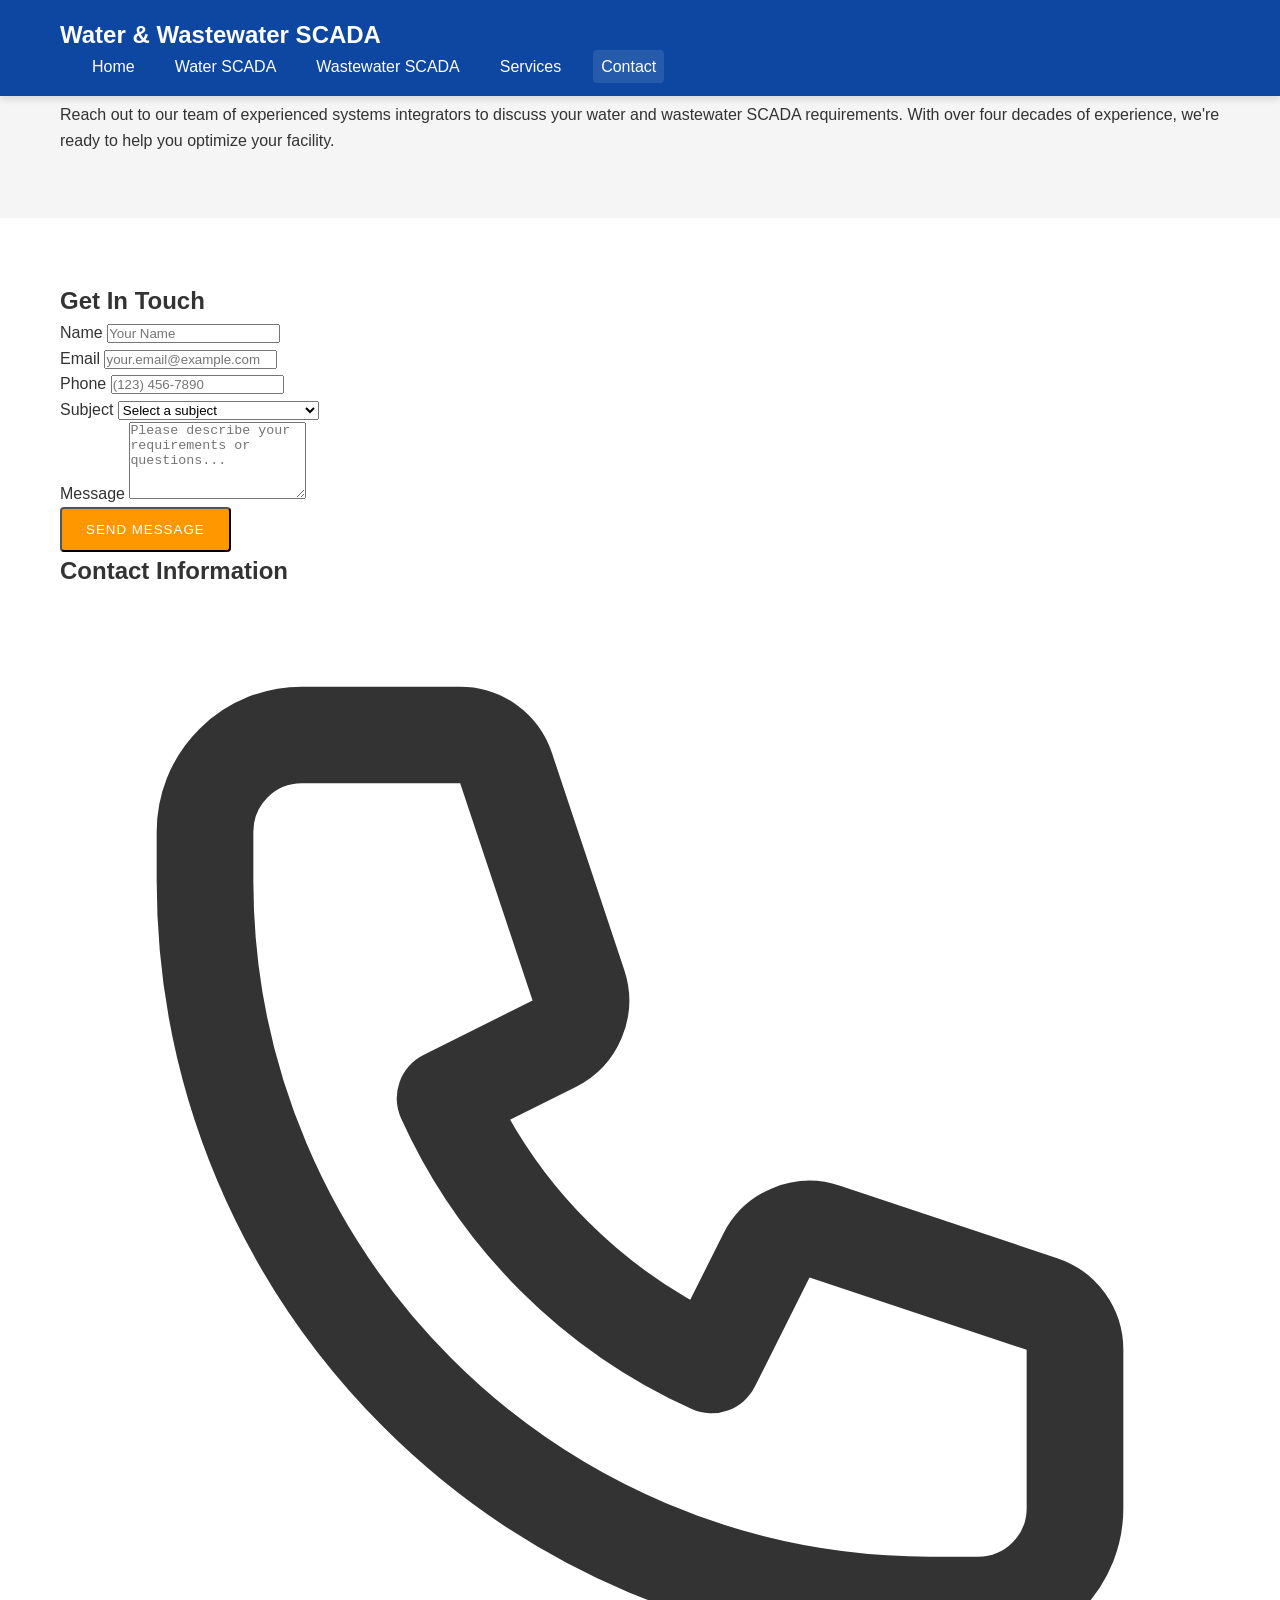
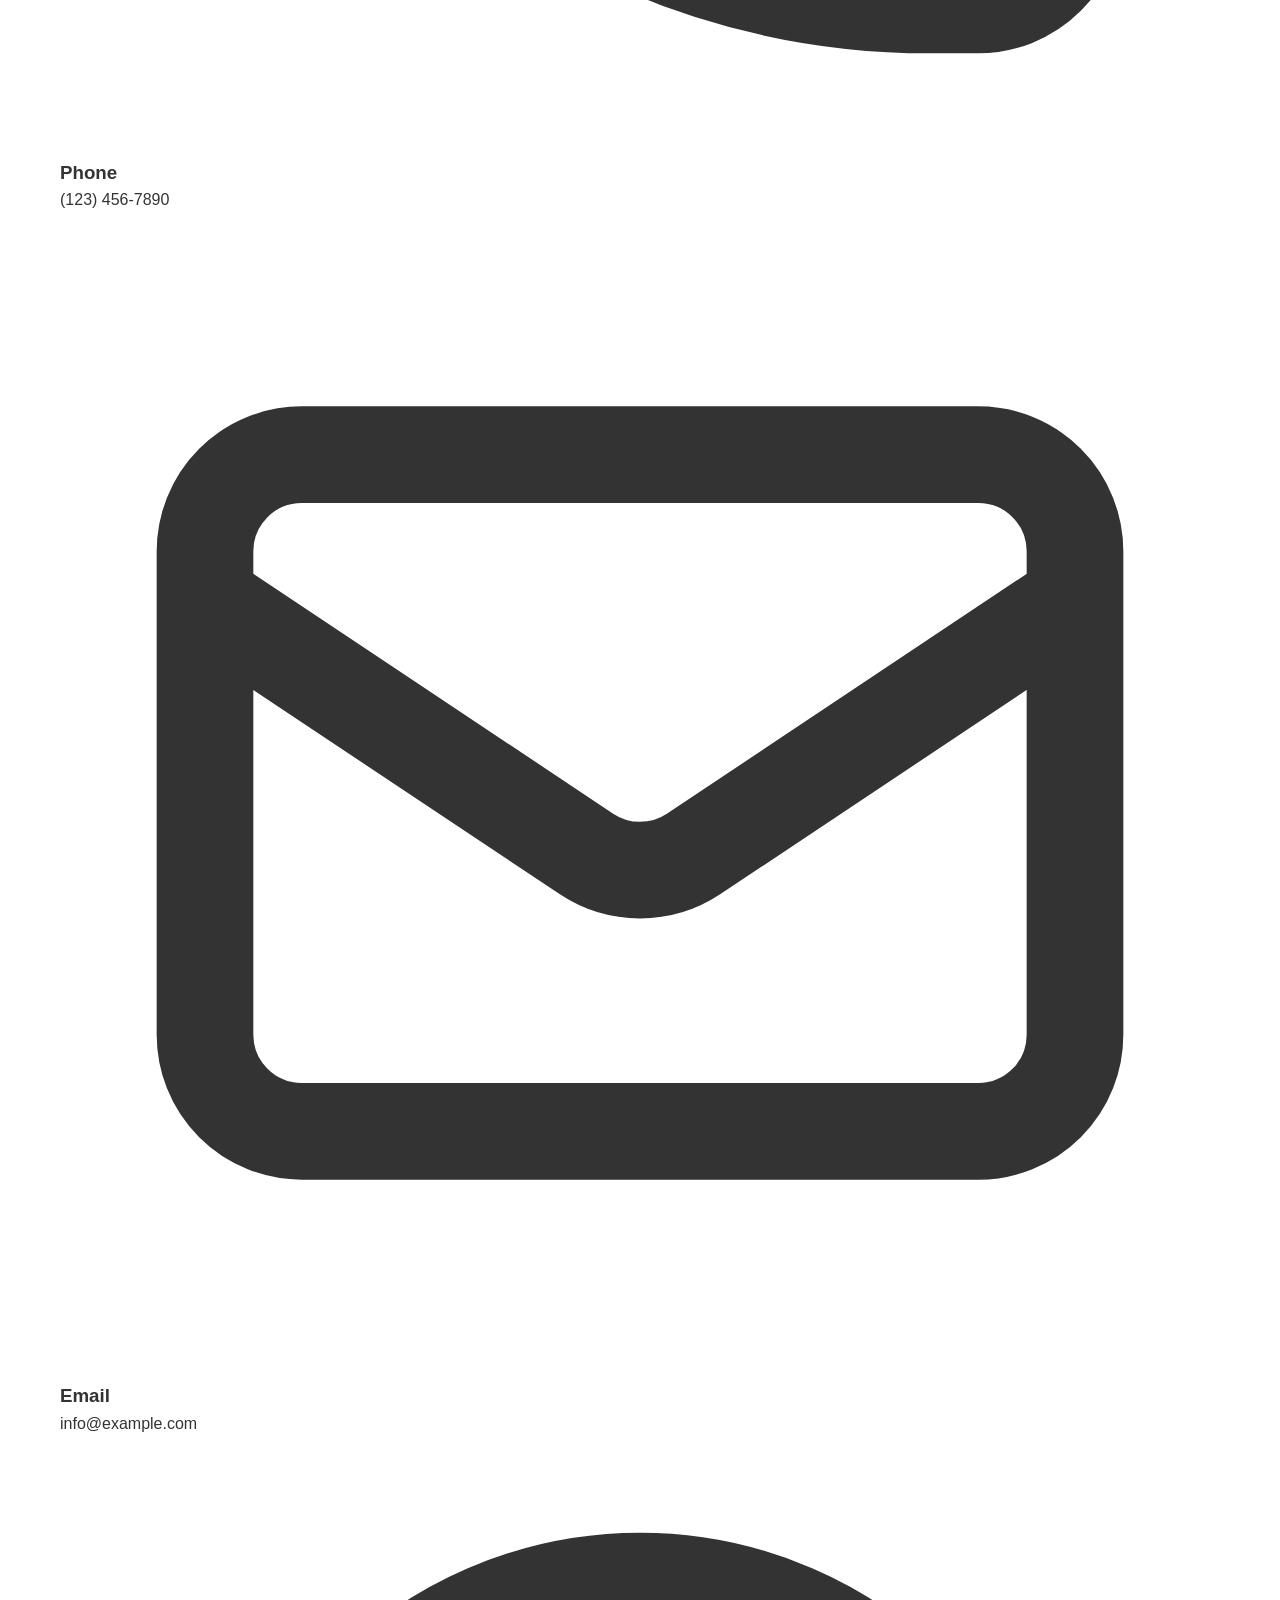
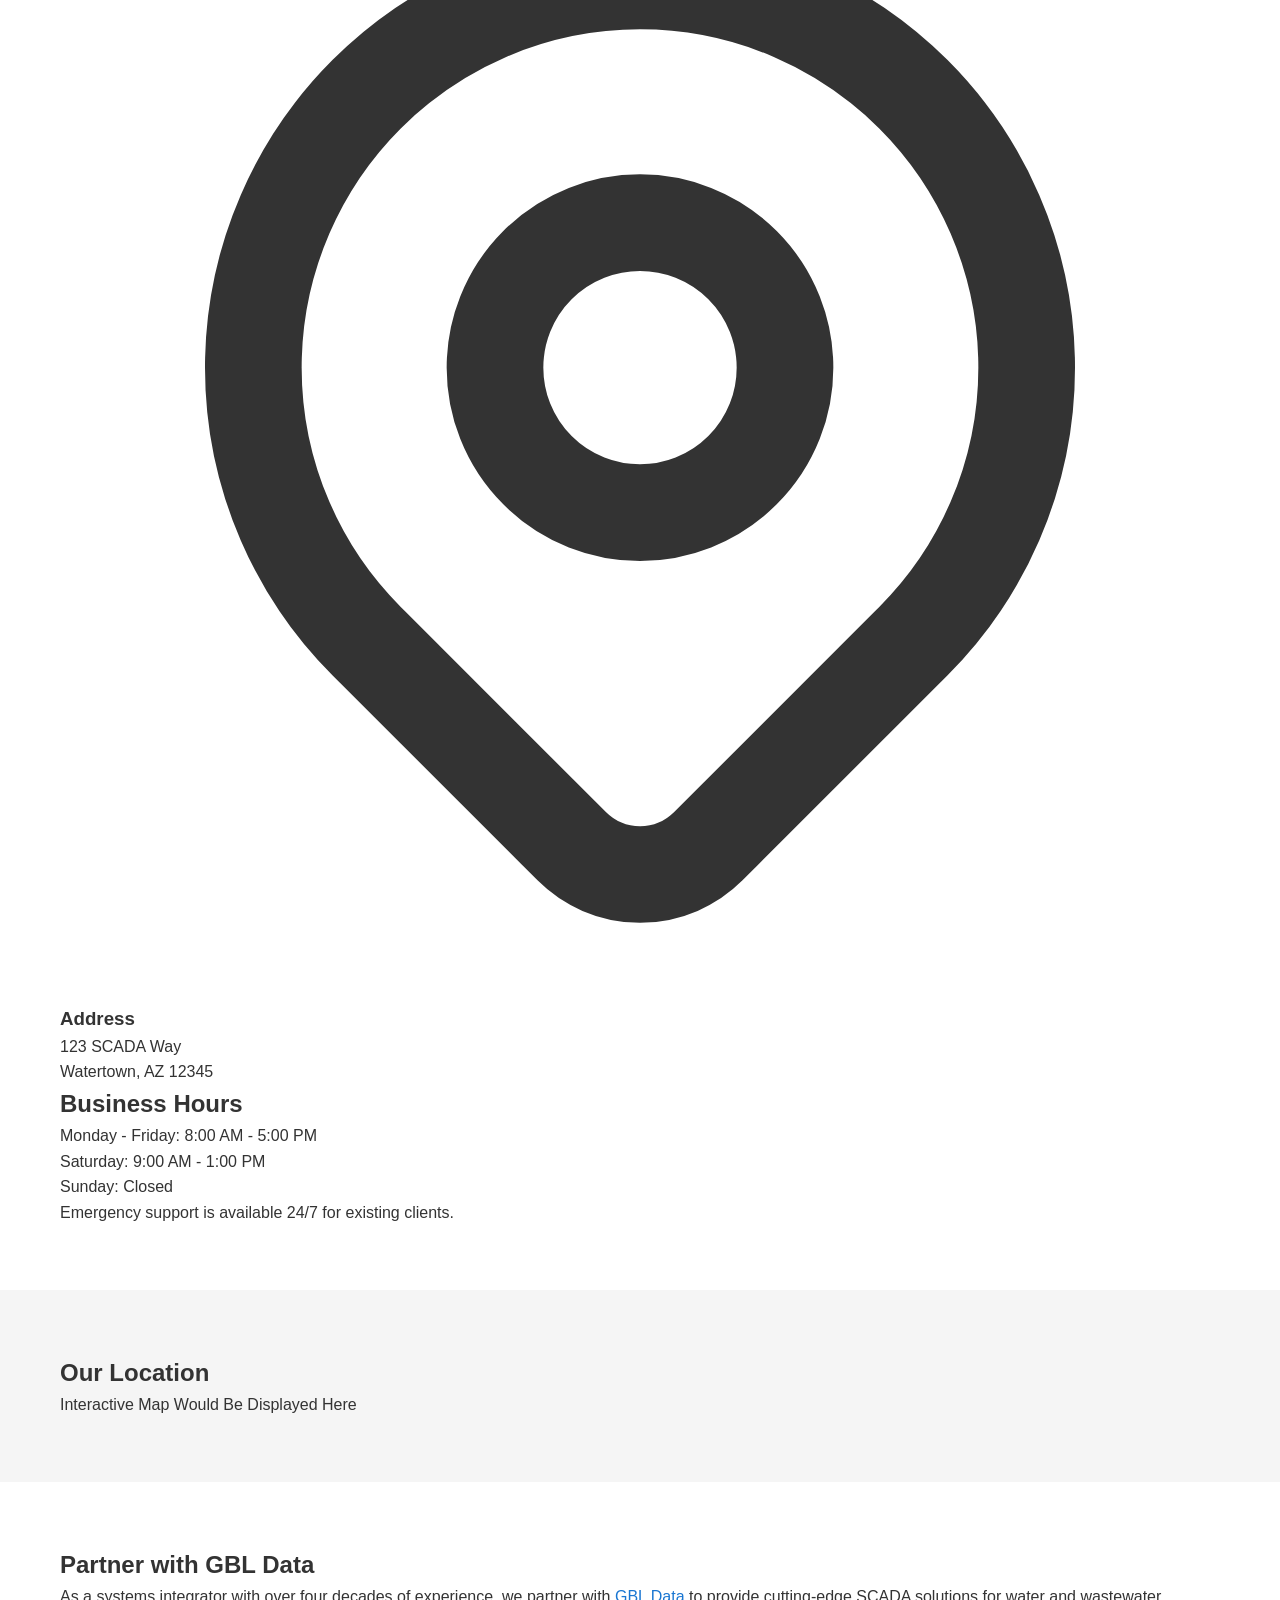
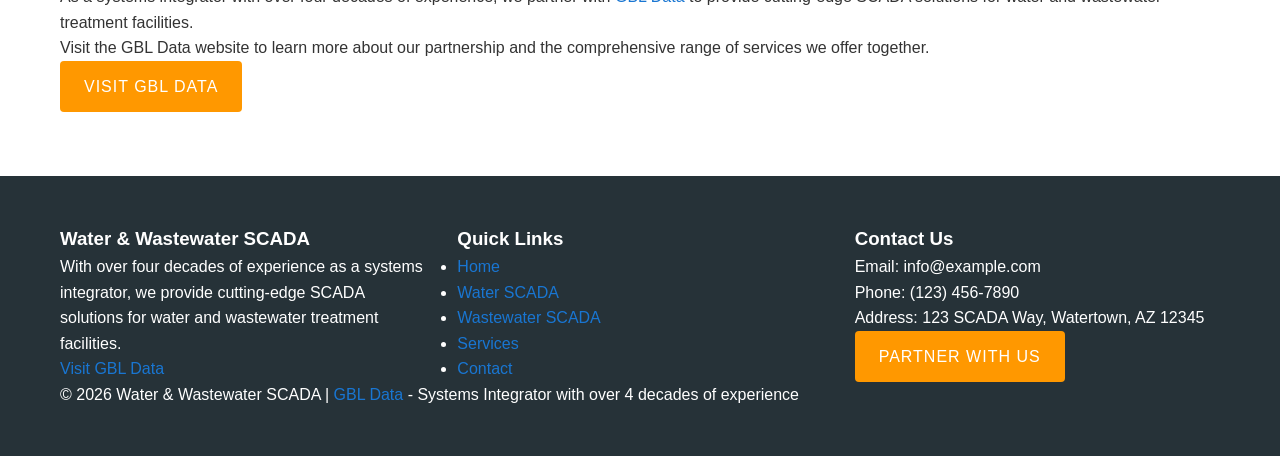
<file: contact.html>
<!DOCTYPE html>
<html lang="en">
<head>
    <meta charset="UTF-8">
    <meta name="viewport" content="width=device-width, initial-scale=1.0">
    <title>Contact Us | Water & Wastewater SCADA</title>
    <meta name="description" content="Contact our SCADA systems integration experts for water and wastewater treatment solutions. Over 4 decades of experience in the industry.">
    <meta name="keywords" content="contact SCADA experts, water treatment consultation, wastewater SCADA support, systems integration services">
    <link rel="stylesheet" href="css/styles.css">
</head>
<body>
    <header>
        <div class="container">
            <div class="logo">
                <h1>Water & Wastewater SCADA</h1>
            </div>
            <nav>
                <ul>
                    <li><a href="index.html">Home</a></li>
                    <li><a href="water-scada.html">Water SCADA</a></li>
                    <li><a href="wastewater-scada.html">Wastewater SCADA</a></li>
                    <li><a href="services.html">Services</a></li>
                    <li><a href="contact.html" class="active">Contact</a></li>
                </ul>
            </nav>
        </div>
    </header>

    <section class="page-header">
        <div class="container">
            <h2>Contact Our SCADA Experts</h2>
            <p>Reach out to our team of experienced systems integrators to discuss your water and wastewater SCADA requirements. With over four decades of experience, we're ready to help you optimize your facility.</p>
        </div>
    </section>

    <section class="contact-section">
        <div class="container">
            <div class="contact-grid">
                <div class="contact-form">
                    <h2>Get In Touch</h2>
                    <form action="#" method="post" id="contactForm">
                        <div class="form-group">
                            <label for="name">Name</label>
                            <input type="text" id="name" name="name" placeholder="Your Name" required>
                        </div>
                        
                        <div class="form-group">
                            <label for="email">Email</label>
                            <input type="email" id="email" name="email" placeholder="your.email@example.com" required>
                        </div>
                        
                        <div class="form-group">
                            <label for="phone">Phone</label>
                            <input type="tel" id="phone" name="phone" placeholder="(123) 456-7890">
                        </div>
                        
                        <div class="form-group">
                            <label for="subject">Subject</label>
                            <select id="subject" name="subject" required>
                                <option value="">Select a subject</option>
                                <option value="water-scada">Water SCADA Solutions</option>
                                <option value="wastewater-scada">Wastewater SCADA Solutions</option>
                                <option value="integration-services">Systems Integration Services</option>
                                <option value="support">Technical Support</option>
                                <option value="other">Other</option>
                            </select>
                        </div>
                        
                        <div class="form-group">
                            <label for="message">Message</label>
                            <textarea id="message" name="message" rows="5" placeholder="Please describe your requirements or questions..." required></textarea>
                        </div>
                        
                        <div class="form-group">
                            <button type="submit" class="btn btn-primary btn-full">Send Message</button>
                        </div>
                    </form>
                </div>
                
                <div class="contact-info">
                    <div class="info-card">
                        <h2>Contact Information</h2>
                        <div class="info-item">
                            <div class="info-icon">
                                <svg xmlns="http://www.w3.org/2000/svg" class="icon" fill="none" viewBox="0 0 24 24" stroke="currentColor">
                                    <path stroke-linecap="round" stroke-linejoin="round" stroke-width="2" d="M3 5a2 2 0 012-2h3.28a1 1 0 01.948.684l1.498 4.493a1 1 0 01-.502 1.21l-2.257 1.13a11.042 11.042 0 005.516 5.516l1.13-2.257a1 1 0 011.21-.502l4.493 1.498a1 1 0 01.684.949V19a2 2 0 01-2 2h-1C9.716 21 3 14.284 3 6V5z" />
                                </svg>
                            </div>
                            <div class="info-content">
                                <h3>Phone</h3>
                                <p>(123) 456-7890</p>
                            </div>
                        </div>
                        
                        <div class="info-item">
                            <div class="info-icon">
                                <svg xmlns="http://www.w3.org/2000/svg" class="icon" fill="none" viewBox="0 0 24 24" stroke="currentColor">
                                    <path stroke-linecap="round" stroke-linejoin="round" stroke-width="2" d="M3 8l7.89 5.26a2 2 0 002.22 0L21 8M5 19h14a2 2 0 002-2V7a2 2 0 00-2-2H5a2 2 0 00-2 2v10a2 2 0 002 2z" />
                                </svg>
                            </div>
                            <div class="info-content">
                                <h3>Email</h3>
                                <p>info@example.com</p>
                            </div>
                        </div>
                        
                        <div class="info-item">
                            <div class="info-icon">
                                <svg xmlns="http://www.w3.org/2000/svg" class="icon" fill="none" viewBox="0 0 24 24" stroke="currentColor">
                                    <path stroke-linecap="round" stroke-linejoin="round" stroke-width="2" d="M17.657 16.657L13.414 20.9a1.998 1.998 0 01-2.827 0l-4.244-4.243a8 8 0 1111.314 0z" />
                                    <path stroke-linecap="round" stroke-linejoin="round" stroke-width="2" d="M15 11a3 3 0 11-6 0 3 3 0 016 0z" />
                                </svg>
                            </div>
                            <div class="info-content">
                                <h3>Address</h3>
                                <p>123 SCADA Way<br>Watertown, AZ 12345</p>
                            </div>
                        </div>
                    </div>
                    
                    <div class="info-card">
                        <h2>Business Hours</h2>
                        <div class="hours-list">
                            <div class="hours-item">
                                <span class="day">Monday - Friday:</span>
                                <span class="time">8:00 AM - 5:00 PM</span>
                            </div>
                            <div class="hours-item">
                                <span class="day">Saturday:</span>
                                <span class="time">9:00 AM - 1:00 PM</span>
                            </div>
                            <div class="hours-item">
                                <span class="day">Sunday:</span>
                                <span class="time">Closed</span>
                            </div>
                        </div>
                        <p class="emergency-note">Emergency support is available 24/7 for existing clients.</p>
                    </div>
                </div>
            </div>
        </div>
    </section>

    <section class="map-section">
        <div class="container">
            <h2>Our Location</h2>
            <div class="map-container">
                <!-- Placeholder for map - in a real implementation, this would be replaced with an actual map -->
                <div class="map-placeholder">
                    <p>Interactive Map Would Be Displayed Here</p>
                </div>
            </div>
        </div>
    </section>

    <section class="partner-section">
        <div class="container">
            <div class="partner-content">
                <h2>Partner with GBL Data</h2>
                <p>As a systems integrator with over four decades of experience, we partner with <a href="https://www.gbl-data.com" target="_blank" rel="noopener noreferrer">GBL Data</a> to provide cutting-edge SCADA solutions for water and wastewater treatment facilities.</p>
                <p>Visit the GBL Data website to learn more about our partnership and the comprehensive range of services we offer together.</p>
                <a href="https://www.gbl-data.com" target="_blank" rel="noopener noreferrer" class="btn btn-primary">Visit GBL Data</a>
            </div>
        </div>
    </section>

    <footer>
        <div class="container">
            <div class="footer-content">
                <div class="footer-section">
                    <h3>Water & Wastewater SCADA</h3>
                    <p>With over four decades of experience as a systems integrator, we provide cutting-edge SCADA solutions for water and wastewater treatment facilities.</p>
                    <a href="https://www.gbl-data.com" target="_blank" rel="noopener noreferrer">Visit GBL Data</a>
                </div>
                <div class="footer-section">
                    <h3>Quick Links</h3>
                    <ul>
                        <li><a href="index.html">Home</a></li>
                        <li><a href="water-scada.html">Water SCADA</a></li>
                        <li><a href="wastewater-scada.html">Wastewater SCADA</a></li>
                        <li><a href="services.html">Services</a></li>
                        <li><a href="contact.html">Contact</a></li>
                    </ul>
                </div>
                <div class="footer-section">
                    <h3>Contact Us</h3>
                    <p>Email: info@example.com</p>
                    <p>Phone: (123) 456-7890</p>
                    <p>Address: 123 SCADA Way, Watertown, AZ 12345</p>
                    <a href="https://www.gbl-data.com" target="_blank" rel="noopener noreferrer" class="btn btn-primary">Partner with Us</a>
                </div>
            </div>
            <div class="footer-bottom">
                <p>&copy; <script>document.write(new Date().getFullYear())</script> Water & Wastewater SCADA | <a href="https://www.gbl-data.com" target="_blank" rel="noopener noreferrer">GBL Data</a> - Systems Integrator with over 4 decades of experience</p>
            </div>
        </div>
    </footer>

    <script src="js/script.js"></script>
</body>
</html>
</file>
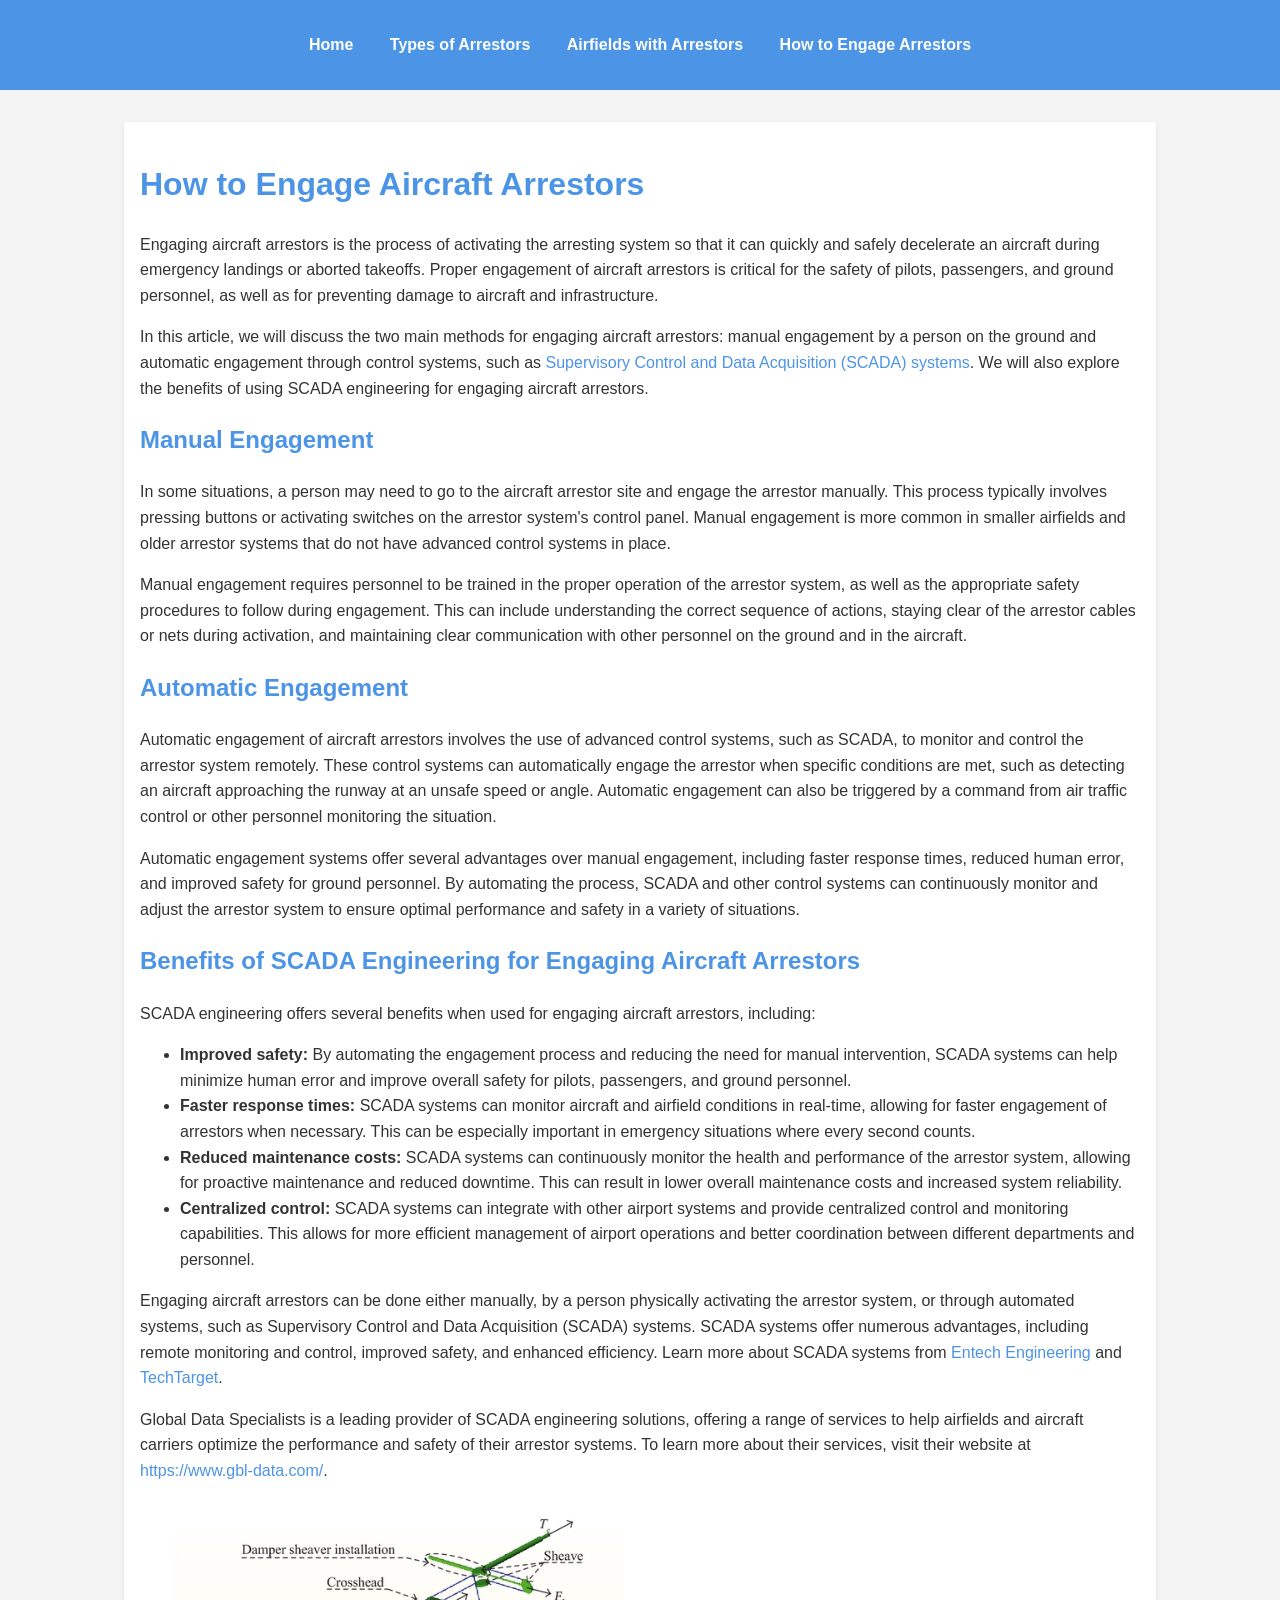
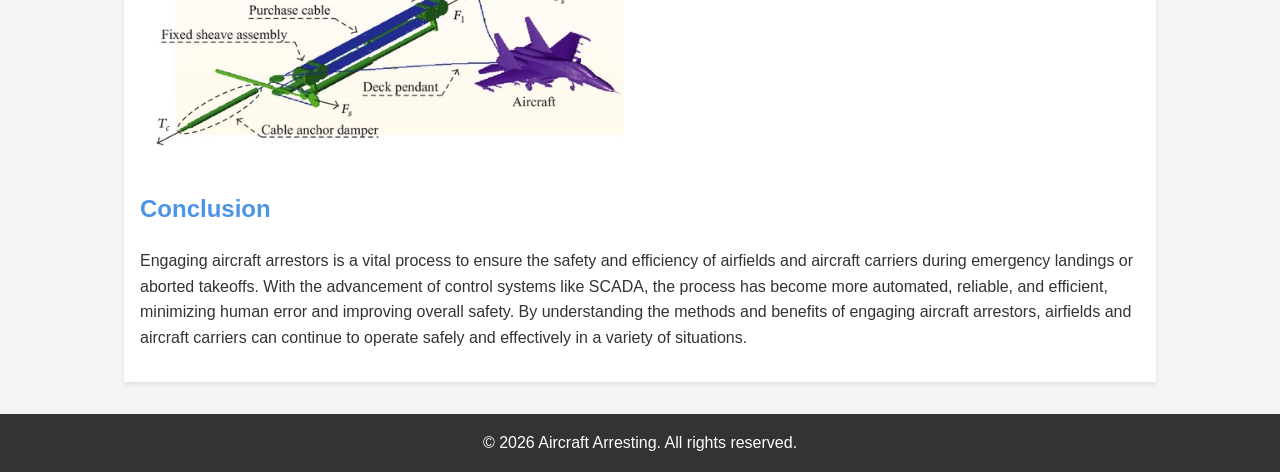
<file: engage.html>
<!DOCTYPE html>
<html lang="en">
<head>
    <meta charset="UTF-8">
    <meta name="viewport" content="width=device-width, initial-scale=1.0">
    <title>How to Engage Aircraft Arrestors</title>
    <link rel="stylesheet" href="arresting.css">
    <script src="aircraft.js"></script>
</head>
<body>
    <header>
        <nav>
            <ul>
                <li><a href="index.html">Home</a></li>
                <li><a href="types.html">Types of Arrestors</a></li>
                <li><a href="airfields.html">Airfields with Arrestors</a></li>
                <li><a href="engage.html">How to Engage Arrestors</a></li>
            </ul>
        </nav>
    </header>
    <main>
        <h1>How to Engage Aircraft Arrestors</h1>
        <p>Engaging aircraft arrestors is the process of activating the arresting system so that it can quickly and safely decelerate an aircraft during emergency landings or aborted takeoffs. Proper engagement of aircraft arrestors is critical for the safety of pilots, passengers, and ground personnel, as well as for preventing damage to aircraft and infrastructure.</p>
        <p>In this article, we will discuss the two main methods for engaging aircraft arrestors: manual engagement by a person on the ground and automatic engagement through control systems, such as <a href="https://en.wikipedia.org/wiki/SCADA">Supervisory Control and Data Acquisition (SCADA) systems</a>. We will also explore the benefits of using SCADA engineering for engaging aircraft arrestors.</p>

        <h2>Manual Engagement</h2>
        <p>In some situations, a person may need to go to the aircraft arrestor site and engage the     arrestor manually. This process typically involves pressing buttons or activating switches on the arrestor system's control panel. Manual engagement is more common in smaller airfields and older arrestor systems that do not have advanced control systems in place.</p>

        <p>Manual engagement requires personnel to be trained in the proper operation of the arrestor system, as well as the appropriate safety procedures to follow during engagement. This can include understanding the correct sequence of actions, staying clear of the arrestor cables or nets during activation, and maintaining clear communication with other personnel on the ground and in the aircraft.</p>
    
        <h2>Automatic Engagement</h2>
        <p>Automatic engagement of aircraft arrestors involves the use of advanced control systems, such as SCADA, to monitor and control the arrestor system remotely. These control systems can automatically engage the arrestor when specific conditions are met, such as detecting an aircraft approaching the runway at an unsafe speed or angle. Automatic engagement can also be triggered by a command from air traffic control or other personnel monitoring the situation.</p>
    
        <p>Automatic engagement systems offer several advantages over manual engagement, including faster response times, reduced human error, and improved safety for ground personnel. By automating the process, SCADA and other control systems can continuously monitor and adjust the arrestor system to ensure optimal performance and safety in a variety of situations.</p>
    
        <h2>Benefits of SCADA Engineering for Engaging Aircraft Arrestors</h2>
        <p>SCADA engineering offers several benefits when used for engaging aircraft arrestors, including:</p>
        <ul>
            <li><strong>Improved safety:</strong> By automating the engagement process and reducing the need for manual intervention, SCADA systems can help minimize human error and improve overall safety for pilots, passengers, and ground personnel.</li>
            <li><strong>Faster response times:</strong> SCADA systems can monitor aircraft and airfield conditions in real-time, allowing for faster engagement of arrestors when necessary. This can be especially important in emergency situations where every second counts.</li>
            <li><strong>Reduced maintenance costs:</strong> SCADA systems can continuously monitor the health and performance of the arrestor system, allowing for proactive maintenance and reduced downtime. This can result in lower overall maintenance costs and increased system reliability.</li>
            <li><strong>Centralized control:</strong> SCADA systems can integrate with other airport systems and provide centralized control and monitoring capabilities. This allows for more efficient management of airport operations and better coordination between different departments and personnel.</li>
        </ul>
        <p>Engaging aircraft arrestors can be done either manually, by a person physically activating the arrestor system, or through automated systems, such as Supervisory Control and Data Acquisition (SCADA) systems. SCADA systems offer numerous advantages, including remote monitoring and control, improved safety, and enhanced efficiency. Learn more about SCADA systems from <a href="https://www.entecheng.com/services/electrical-mechanical/electrical/scada-pgid_99.aspx">Entech Engineering</a> and <a href="https://www.techtarget.com/whatis/definition/SCADA-supervisory-control-and-data-acquisition">TechTarget</a>.</p>
        <p>Global Data Specialists is a leading provider of SCADA engineering solutions, offering a range of services to help airfields and aircraft carriers optimize the performance and safety of their arrestor systems. To learn more about their services, visit their website at <a href="https://www.gbl-data.com/">https://www.gbl-data.com/</a>.</p>
        <img src="Arresting_graph.jpg" alt="Arresting graph" style="width:100%;max-width:500px;">
    
        <h2>Conclusion</h2>
        <p>Engaging aircraft arrestors is a vital process to ensure the safety and efficiency of airfields and aircraft carriers during emergency landings or aborted takeoffs. With the advancement of control systems like SCADA, the process has become more automated, reliable, and efficient, minimizing human error and improving overall safety. By understanding the methods and benefits of engaging aircraft arrestors, airfields and aircraft carriers can continue to operate safely and effectively in a variety of situations.</p>
    </main>
</body>
</html>
</file>
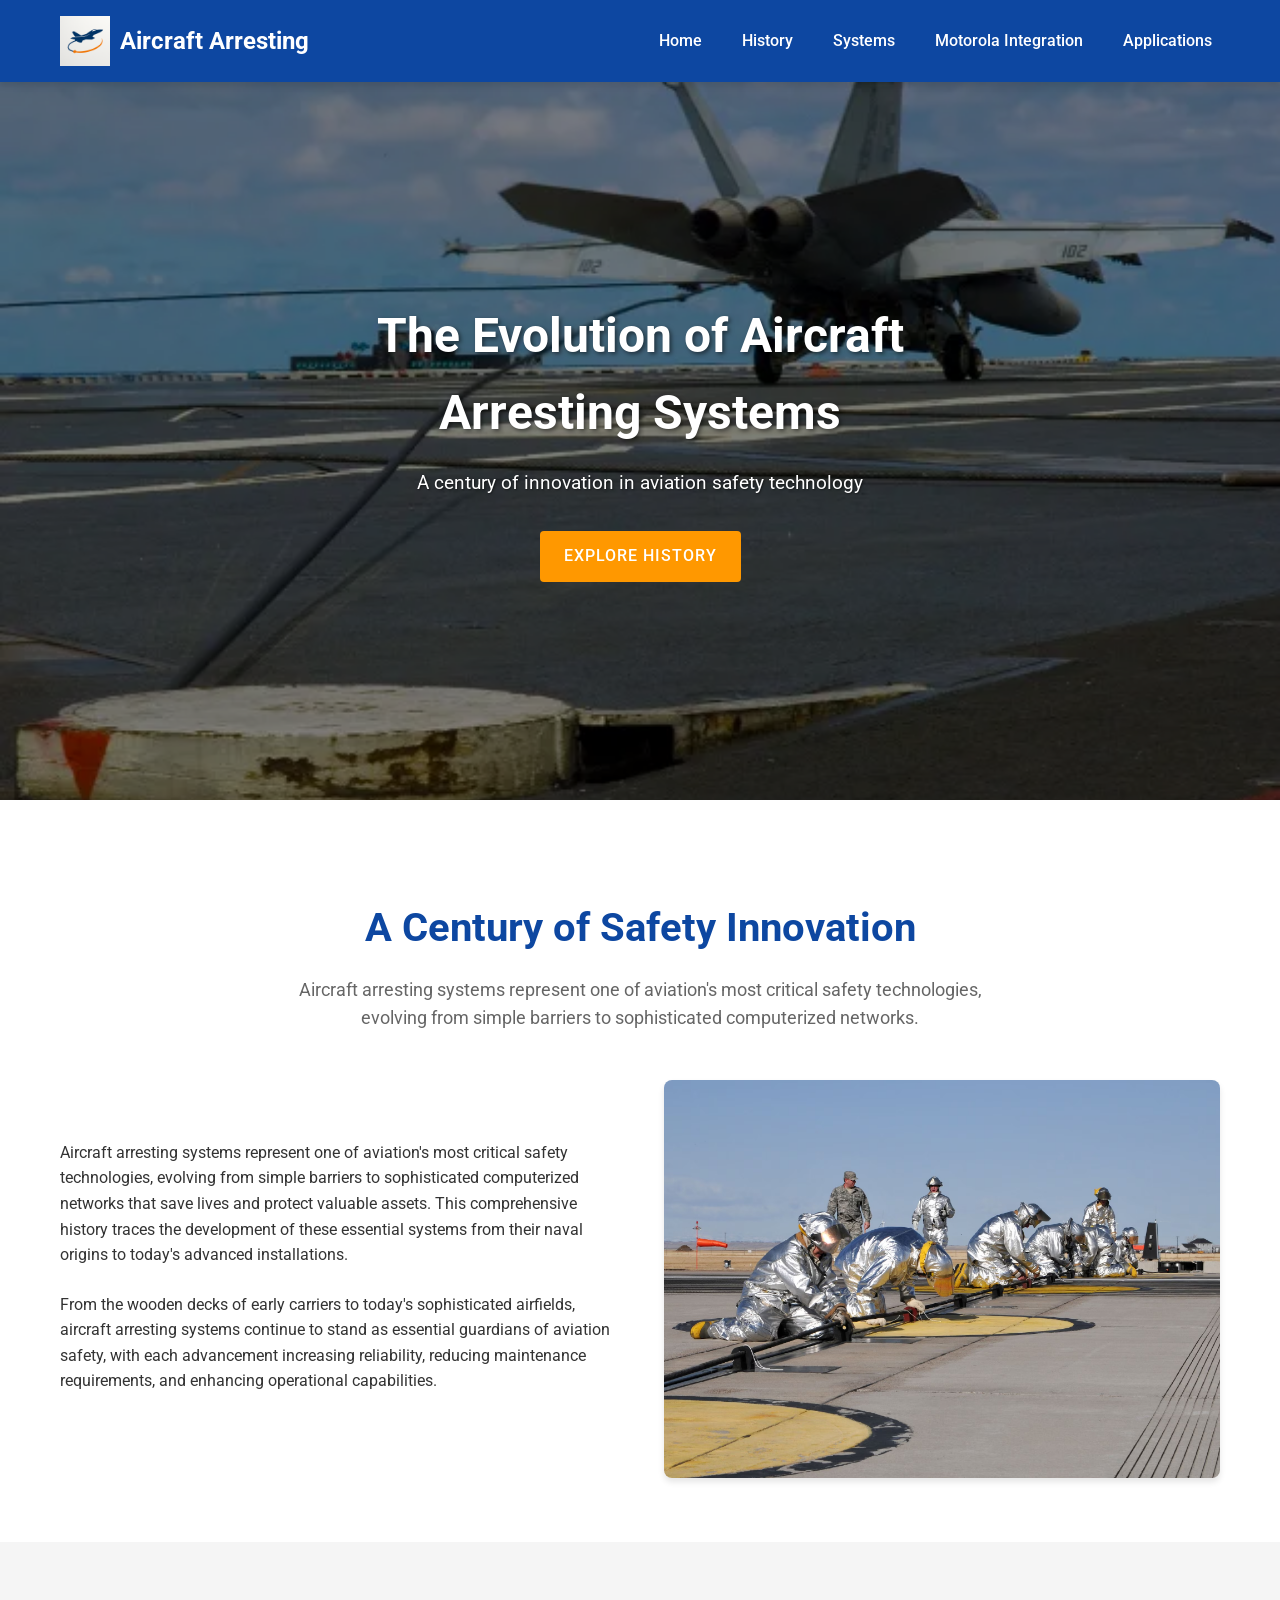
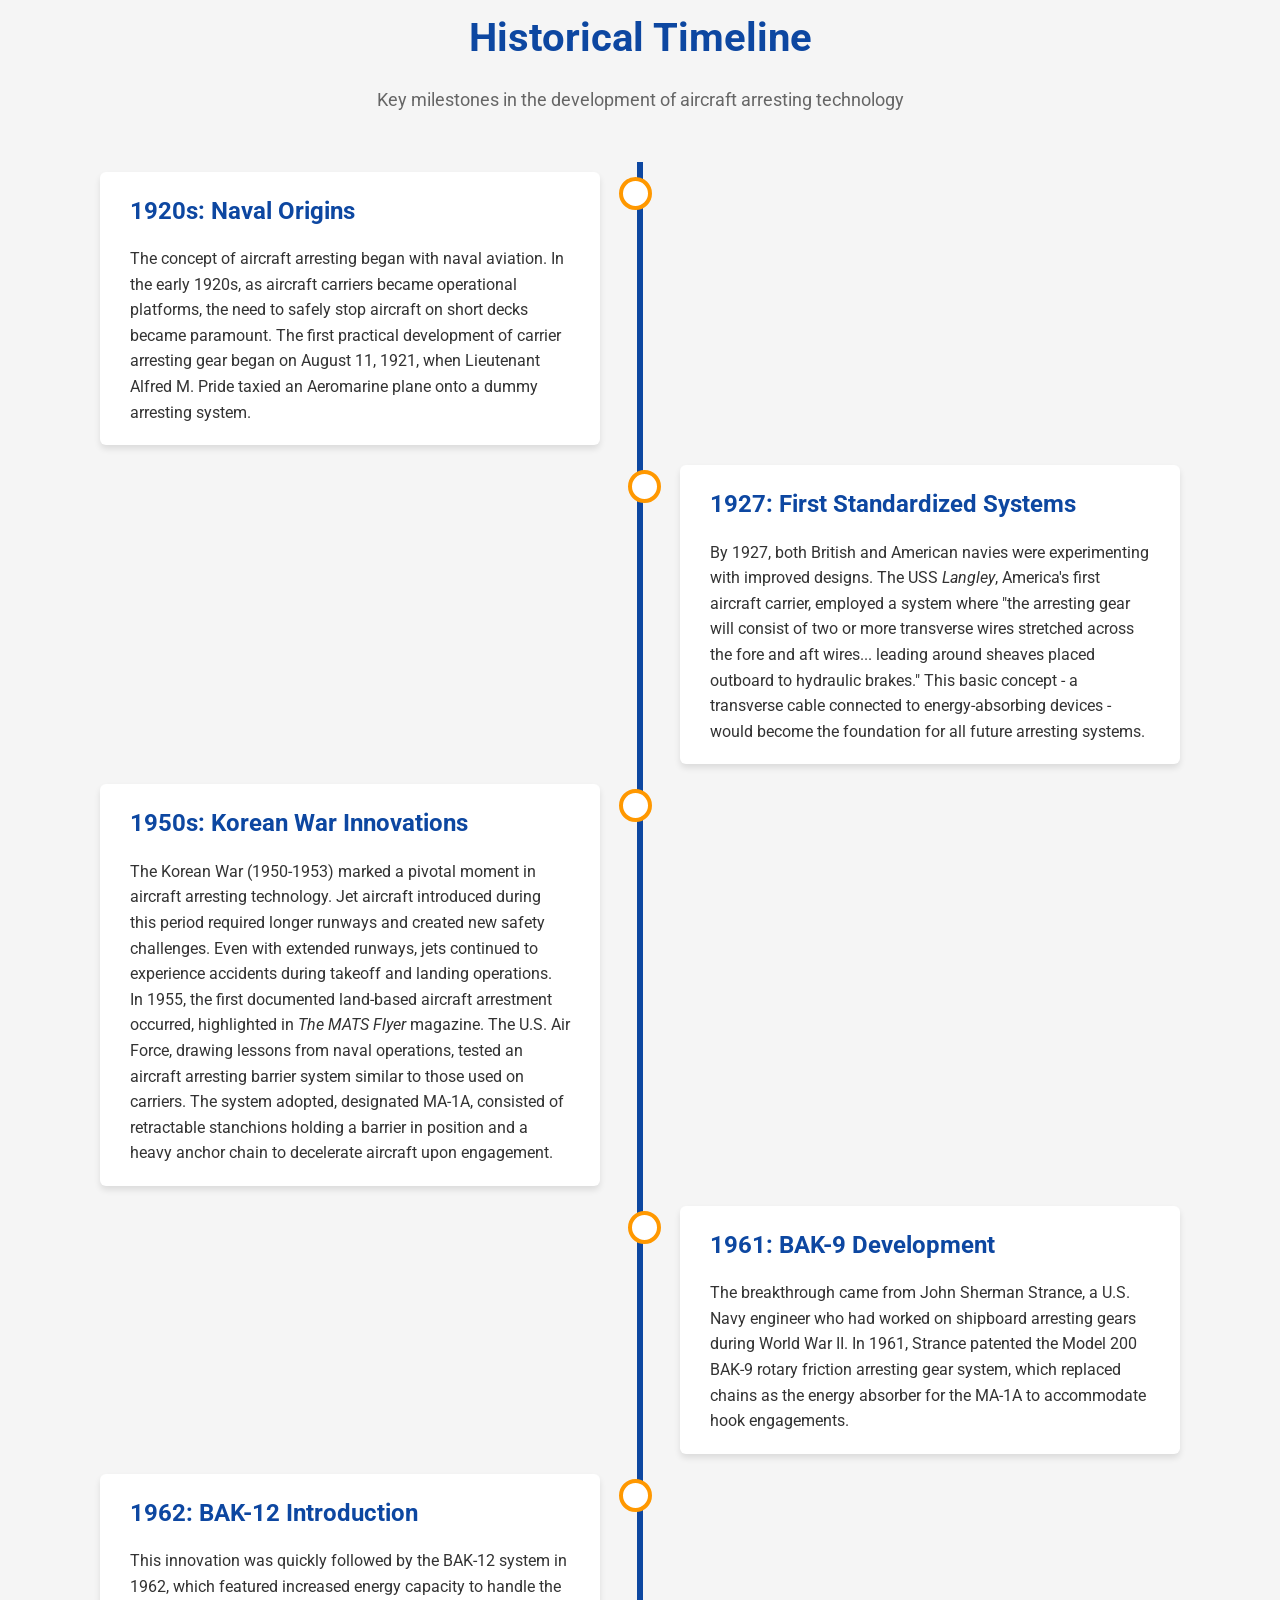
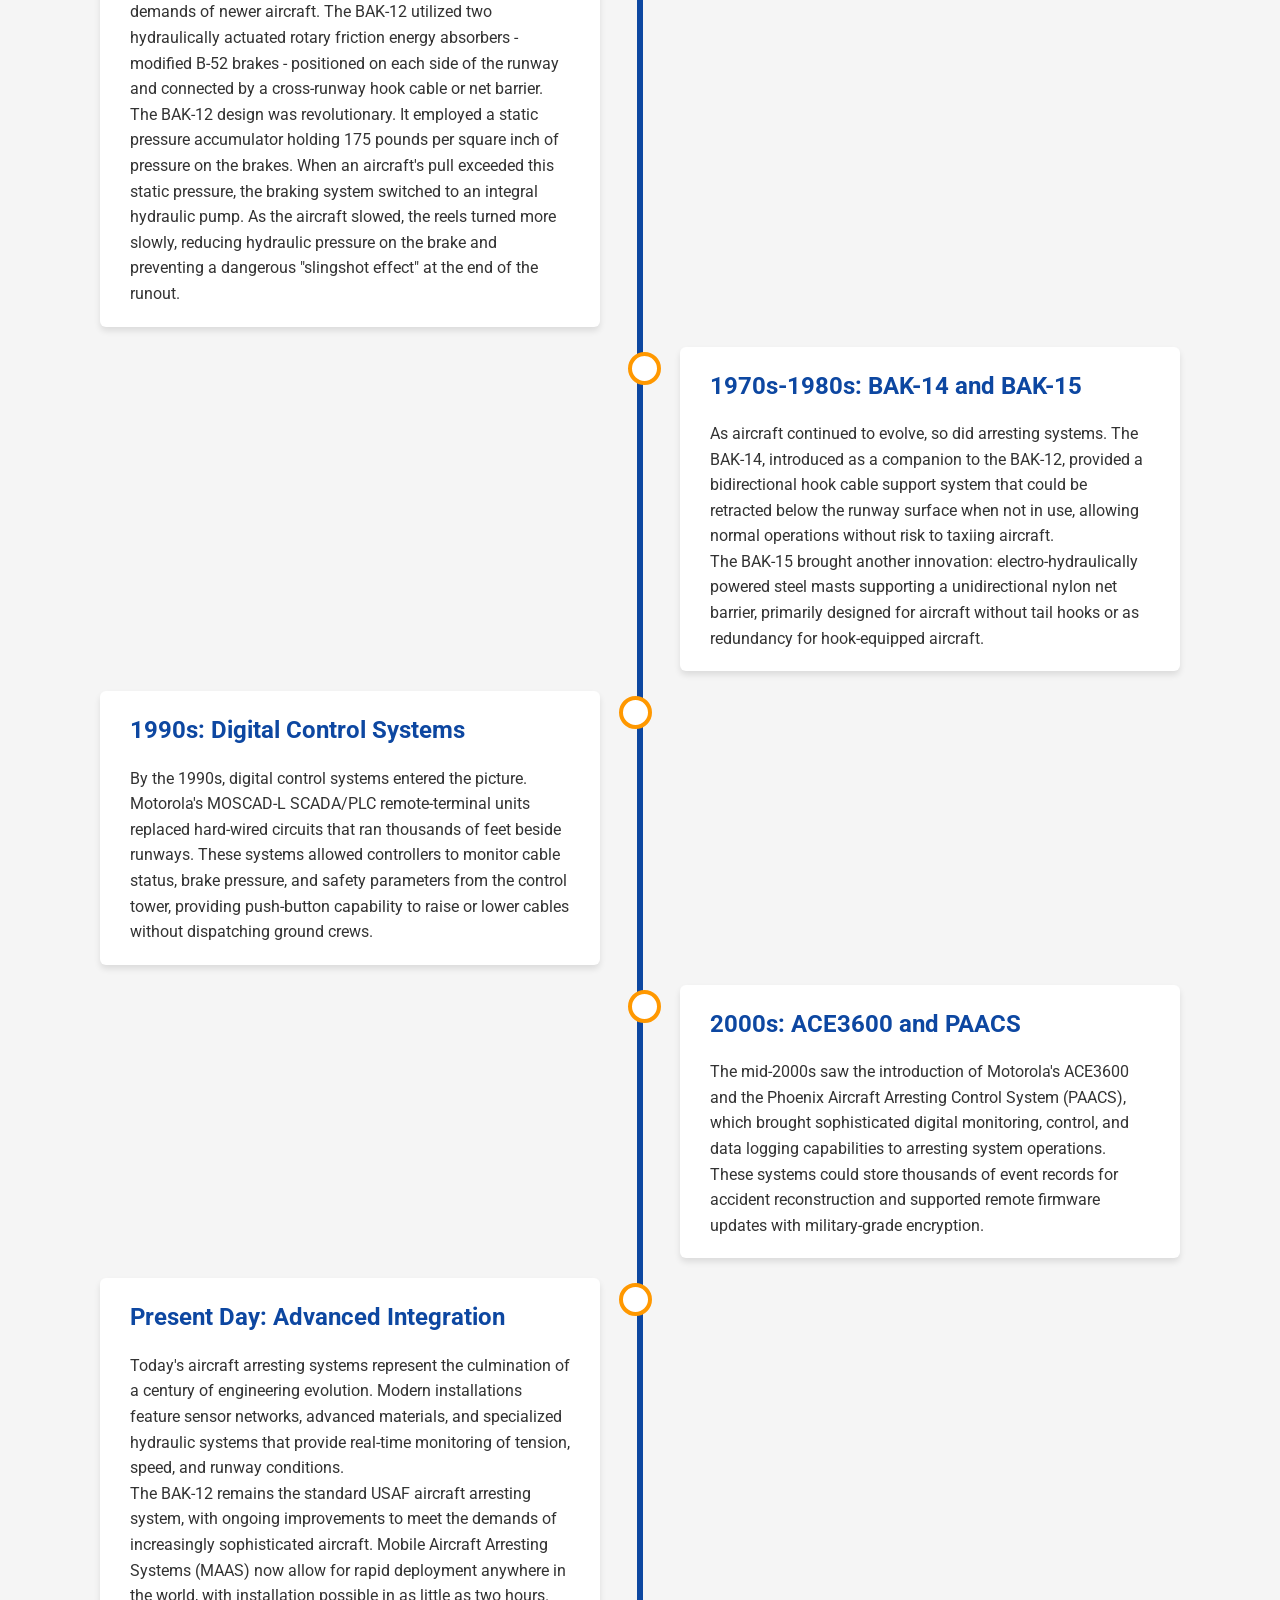
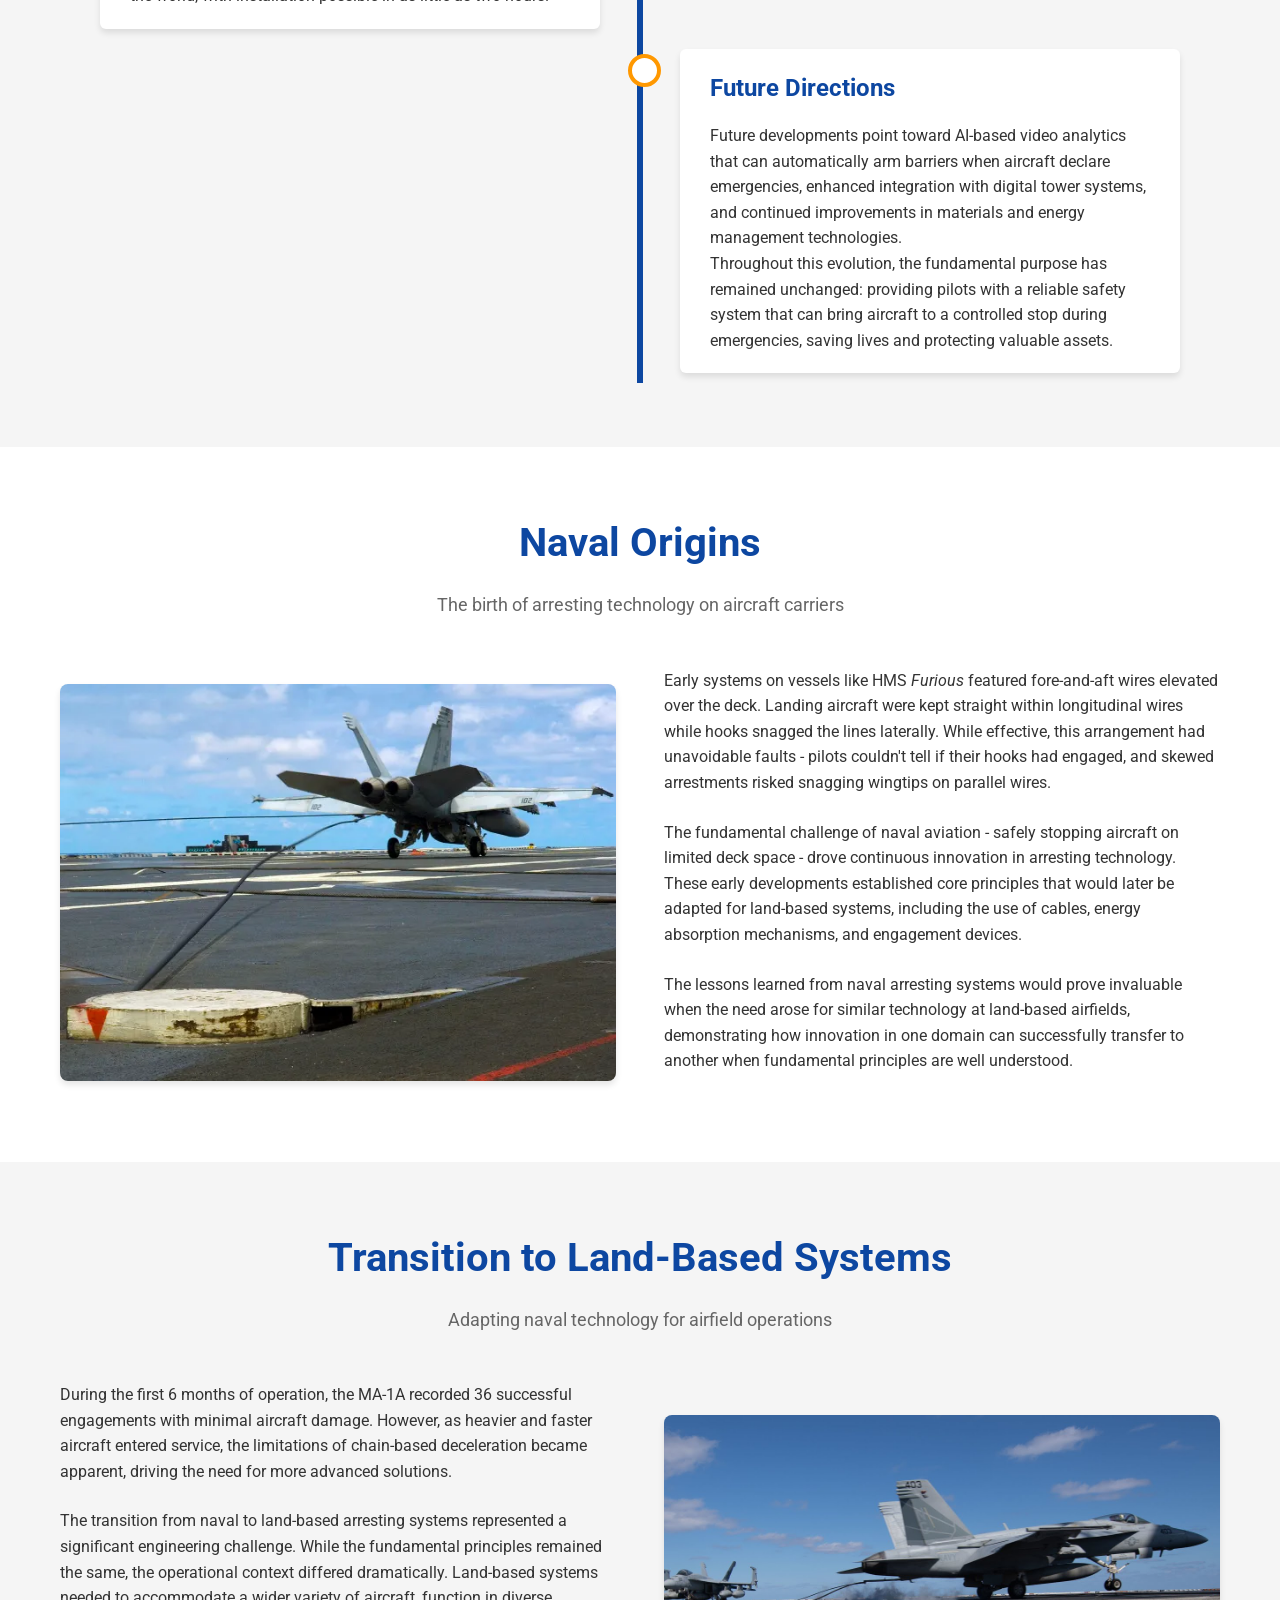
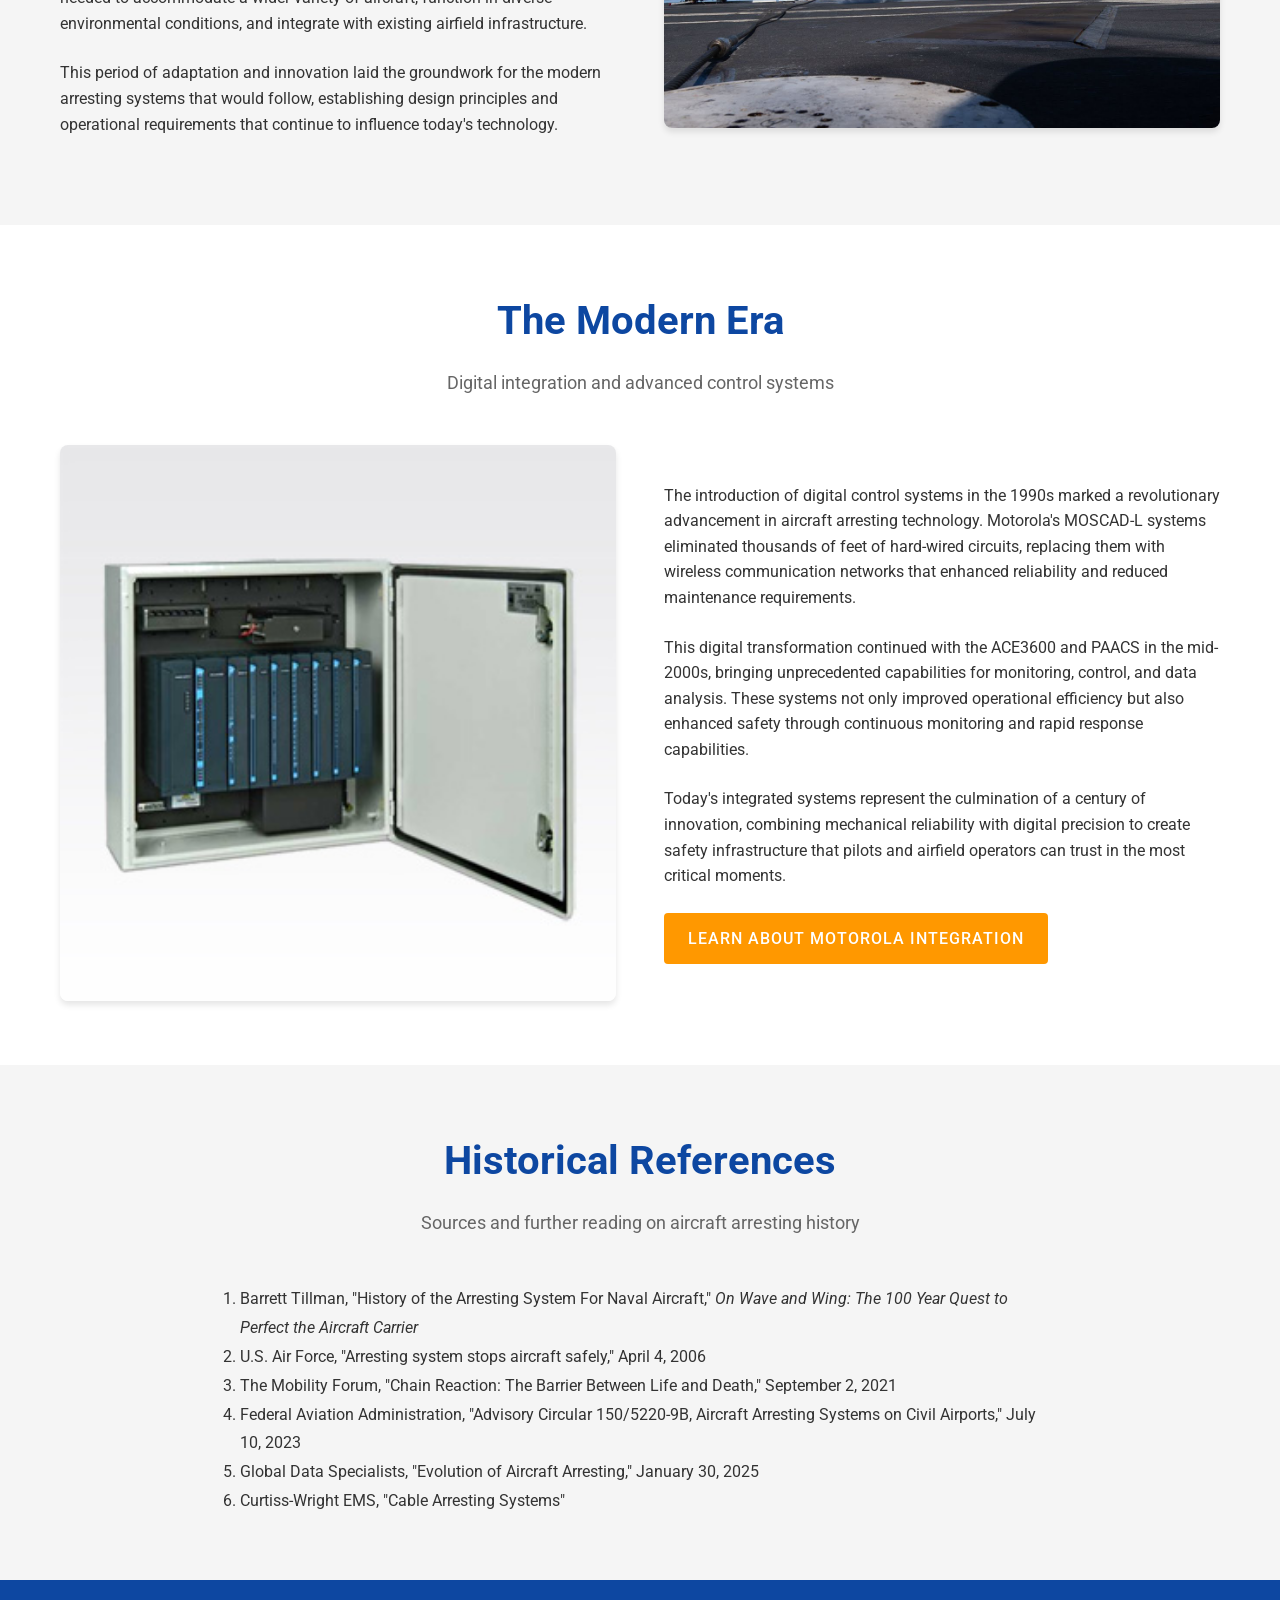
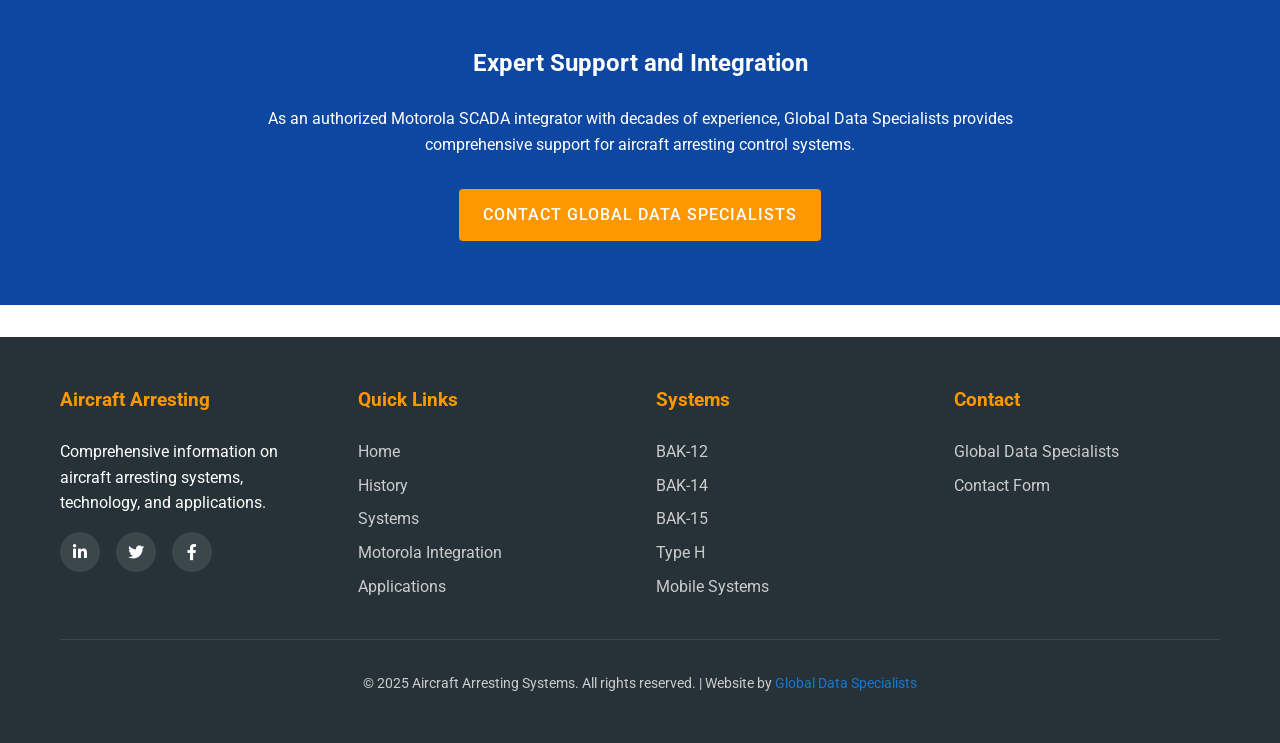
<file: history.html>
<!DOCTYPE html>
<html lang="en">
<head>
    <meta charset="UTF-8">
    <meta name="viewport" content="width=device-width, initial-scale=1.0">
    <meta name="description" content="Explore the evolution of aircraft arresting systems from early naval origins to modern BAK-12, BAK-14, and BAK-15 technologies. Learn how these critical safety systems have developed over a century.">
    <meta name="keywords" content="aircraft arresting history, MOSCAD, BAK-12 development, naval arresting gear, military aircraft safety">
    <meta name="author" content="Global Data Specialists">
    
    <!-- Open Graph / Social Media Meta Tags -->
    <meta property="og:title" content="History of Aircraft Arresting Systems | From Naval Origins to Modern Technology">
    <meta property="og:description" content="Trace the evolution of aircraft arresting technology from early naval systems to today's sophisticated BAK-12, BAK-14, and BAK-15 installations.">
    <meta property="og:type" content="website">
    <meta property="og:url" content="https://www.aircraftarresting.com/history.html">
    <meta property="og:image" content="https://www.aircraftarresting.com/images/aircraft-arresting-system-navy-carrier-landing.webp">
    
    <!-- Canonical URL -->
    <link rel="canonical" href="https://www.aircraftarresting.com/history.html">
    
    <!-- Favicon -->
    <link rel="icon" href="images/aircraft-arresting-website-logo.png" type="image/png">
    
    <!-- CSS -->
    <link rel="stylesheet" href="css/styles.css">
    <link rel="stylesheet" href="https://cdnjs.cloudflare.com/ajax/libs/font-awesome/6.0.0-beta3/css/all.min.css">
    <link href="https://fonts.googleapis.com/css2?family=Roboto:wght@300;400;500;700&display=swap" rel="stylesheet">
    
    <title>History of Aircraft Arresting Systems | From Naval Origins to Modern Technology</title>
</head>
<body>
    <!-- Header -->
    <header>
        <div class="container header-container">
            <div class="logo">
                <img src="images/aircraft-arresting-website-logo.png" alt="Aircraft Arresting Systems Logo">
                <h1>Aircraft Arresting</h1>
            </div>
            <button class="nav-toggle" aria-label="Toggle navigation">
                <i class="fas fa-bars"></i>
            </button>
            <nav>
                <ul>
                    <li><a href="index.html">Home</a></li>
                    <li><a href="history.html" class="active">History</a></li>
                    <li><a href="systems.html">Systems</a></li>
                    <li><a href="motorola.html">Motorola Integration</a></li>
                    <li><a href="applications.html">Applications</a></li>
                </ul>
            </nav>
        </div>
    </header>

    <!-- Hero Section -->
    <section class="hero" style="background-image: url('images/aircraft-arresting-system-navy-carrier-landing.webp');">
        <div class="hero-content">
            <h2>The Evolution of Aircraft Arresting Systems</h2>
            <p>A century of innovation in aviation safety technology</p>
            <a href="#overview" class="btn">Explore History</a>
        </div>
    </section>

    <!-- Main Content -->
    <main>
        <!-- Overview Section -->
        <section id="overview">
            <div class="container">
                <div class="section-header">
                    <h2>A Century of Safety Innovation</h2>
                    <p>Aircraft arresting systems represent one of aviation's most critical safety technologies, evolving from simple barriers to sophisticated computerized networks.</p>
                </div>
                <div class="content-layout">
                    <div class="content-text">
                        <p>Aircraft arresting systems represent one of aviation's most critical safety technologies, evolving from simple barriers to sophisticated computerized networks that save lives and protect valuable assets. This comprehensive history traces the development of these essential systems from their naval origins to today's advanced installations.</p>
                        <p>From the wooden decks of early carriers to today's sophisticated airfields, aircraft arresting systems continue to stand as essential guardians of aviation safety, with each advancement increasing reliability, reducing maintenance requirements, and enhancing operational capabilities.</p>
                    </div>
                    <div class="content-image">
                        <img src="images/aircraft-arresting-system-fighter-jet-landing.jpeg" alt="Military fighter jet engaging aircraft arresting cable during emergency landing">
                    </div>
                </div>
            </div>
        </section>

        <!-- Timeline Section -->
        <section id="timeline" style="background-color: var(--light-bg);">
            <div class="container">
                <div class="section-header">
                    <h2>Historical Timeline</h2>
                    <p>Key milestones in the development of aircraft arresting technology</p>
                </div>
                <div class="timeline">
                    <div class="timeline-item left">
                        <div class="timeline-content">
                            <h3>1920s: Naval Origins</h3>
                            <p>The concept of aircraft arresting began with naval aviation. In the early 1920s, as aircraft carriers became operational platforms, the need to safely stop aircraft on short decks became paramount. The first practical development of carrier arresting gear began on August 11, 1921, when Lieutenant Alfred M. Pride taxied an Aeromarine plane onto a dummy arresting system.</p>
                        </div>
                    </div>
                    <div class="timeline-item right">
                        <div class="timeline-content">
                            <h3>1927: First Standardized Systems</h3>
                            <p>By 1927, both British and American navies were experimenting with improved designs. The USS <em>Langley</em>, America's first aircraft carrier, employed a system where "the arresting gear will consist of two or more transverse wires stretched across the fore and aft wires... leading around sheaves placed outboard to hydraulic brakes." This basic concept - a transverse cable connected to energy-absorbing devices - would become the foundation for all future arresting systems.</p>
                        </div>
                    </div>
                    <div class="timeline-item left">
                        <div class="timeline-content">
                            <h3>1950s: Korean War Innovations</h3>
                            <p>The Korean War (1950-1953) marked a pivotal moment in aircraft arresting technology. Jet aircraft introduced during this period required longer runways and created new safety challenges. Even with extended runways, jets continued to experience accidents during takeoff and landing operations.</p>
                            <p>In 1955, the first documented land-based aircraft arrestment occurred, highlighted in <em>The MATS Flyer</em> magazine. The U.S. Air Force, drawing lessons from naval operations, tested an aircraft arresting barrier system similar to those used on carriers. The system adopted, designated MA-1A, consisted of retractable stanchions holding a barrier in position and a heavy anchor chain to decelerate aircraft upon engagement.</p>
                        </div>
                    </div>
                    <div class="timeline-item right">
                        <div class="timeline-content">
                            <h3>1961: BAK-9 Development</h3>
                            <p>The breakthrough came from John Sherman Strance, a U.S. Navy engineer who had worked on shipboard arresting gears during World War II. In 1961, Strance patented the Model 200 BAK-9 rotary friction arresting gear system, which replaced chains as the energy absorber for the MA-1A to accommodate hook engagements.</p>
                        </div>
                    </div>
                    <div class="timeline-item left">
                        <div class="timeline-content">
                            <h3>1962: BAK-12 Introduction</h3>
                            <p>This innovation was quickly followed by the BAK-12 system in 1962, which featured increased energy capacity to handle the demands of newer aircraft. The BAK-12 utilized two hydraulically actuated rotary friction energy absorbers - modified B-52 brakes - positioned on each side of the runway and connected by a cross-runway hook cable or net barrier.</p>
                            <p>The BAK-12 design was revolutionary. It employed a static pressure accumulator holding 175 pounds per square inch of pressure on the brakes. When an aircraft's pull exceeded this static pressure, the braking system switched to an integral hydraulic pump. As the aircraft slowed, the reels turned more slowly, reducing hydraulic pressure on the brake and preventing a dangerous "slingshot effect" at the end of the runout.</p>
                        </div>
                    </div>
                    <div class="timeline-item right">
                        <div class="timeline-content">
                            <h3>1970s-1980s: BAK-14 and BAK-15</h3>
                            <p>As aircraft continued to evolve, so did arresting systems. The BAK-14, introduced as a companion to the BAK-12, provided a bidirectional hook cable support system that could be retracted below the runway surface when not in use, allowing normal operations without risk to taxiing aircraft.</p>
                            <p>The BAK-15 brought another innovation: electro-hydraulically powered steel masts supporting a unidirectional nylon net barrier, primarily designed for aircraft without tail hooks or as redundancy for hook-equipped aircraft.</p>
                        </div>
                    </div>
                    <div class="timeline-item left">
                        <div class="timeline-content">
                            <h3>1990s: Digital Control Systems</h3>
                            <p>By the 1990s, digital control systems entered the picture. Motorola's MOSCAD-L SCADA/PLC remote-terminal units replaced hard-wired circuits that ran thousands of feet beside runways. These systems allowed controllers to monitor cable status, brake pressure, and safety parameters from the control tower, providing push-button capability to raise or lower cables without dispatching ground crews.</p>
                        </div>
                    </div>
                    <div class="timeline-item right">
                        <div class="timeline-content">
                            <h3>2000s: ACE3600 and PAACS</h3>
                            <p>The mid-2000s saw the introduction of Motorola's ACE3600 and the Phoenix Aircraft Arresting Control System (PAACS), which brought sophisticated digital monitoring, control, and data logging capabilities to arresting system operations. These systems could store thousands of event records for accident reconstruction and supported remote firmware updates with military-grade encryption.</p>
                        </div>
                    </div>
                    <div class="timeline-item left">
                        <div class="timeline-content">
                            <h3>Present Day: Advanced Integration</h3>
                            <p>Today's aircraft arresting systems represent the culmination of a century of engineering evolution. Modern installations feature sensor networks, advanced materials, and specialized hydraulic systems that provide real-time monitoring of tension, speed, and runway conditions.</p>
                            <p>The BAK-12 remains the standard USAF aircraft arresting system, with ongoing improvements to meet the demands of increasingly sophisticated aircraft. Mobile Aircraft Arresting Systems (MAAS) now allow for rapid deployment anywhere in the world, with installation possible in as little as two hours.</p>
                        </div>
                    </div>
                    <div class="timeline-item right">
                        <div class="timeline-content">
                            <h3>Future Directions</h3>
                            <p>Future developments point toward AI-based video analytics that can automatically arm barriers when aircraft declare emergencies, enhanced integration with digital tower systems, and continued improvements in materials and energy management technologies.</p>
                            <p>Throughout this evolution, the fundamental purpose has remained unchanged: providing pilots with a reliable safety system that can bring aircraft to a controlled stop during emergencies, saving lives and protecting valuable assets.</p>
                        </div>
                    </div>
                </div>
            </div>
        </section>

        <!-- Naval Origins Section -->
        <section id="naval-origins">
            <div class="container">
                <div class="section-header">
                    <h2>Naval Origins</h2>
                    <p>The birth of arresting technology on aircraft carriers</p>
                </div>
                <div class="content-layout">
                    <div class="content-image">
                        <img src="images/aircraft-arresting-system-navy-carrier-landing.webp" alt="Naval aircraft engaging arresting wire on carrier deck, demonstrating early arresting technology">
                    </div>
                    <div class="content-text">
                        <p>Early systems on vessels like HMS <em>Furious</em> featured fore-and-aft wires elevated over the deck. Landing aircraft were kept straight within longitudinal wires while hooks snagged the lines laterally. While effective, this arrangement had unavoidable faults - pilots couldn't tell if their hooks had engaged, and skewed arrestments risked snagging wingtips on parallel wires.</p>
                        <p>The fundamental challenge of naval aviation - safely stopping aircraft on limited deck space - drove continuous innovation in arresting technology. These early developments established core principles that would later be adapted for land-based systems, including the use of cables, energy absorption mechanisms, and engagement devices.</p>
                        <p>The lessons learned from naval arresting systems would prove invaluable when the need arose for similar technology at land-based airfields, demonstrating how innovation in one domain can successfully transfer to another when fundamental principles are well understood.</p>
                    </div>
                </div>
            </div>
        </section>

        <!-- Land Transition Section -->
        <section id="land-transition" style="background-color: var(--light-bg);">
            <div class="container">
                <div class="section-header">
                    <h2>Transition to Land-Based Systems</h2>
                    <p>Adapting naval technology for airfield operations</p>
                </div>
                <div class="content-layout">
                    <div class="content-text">
                        <p>During the first 6 months of operation, the MA-1A recorded 36 successful engagements with minimal aircraft damage. However, as heavier and faster aircraft entered service, the limitations of chain-based deceleration became apparent, driving the need for more advanced solutions.</p>
                        <p>The transition from naval to land-based arresting systems represented a significant engineering challenge. While the fundamental principles remained the same, the operational context differed dramatically. Land-based systems needed to accommodate a wider variety of aircraft, function in diverse environmental conditions, and integrate with existing airfield infrastructure.</p>
                        <p>This period of adaptation and innovation laid the groundwork for the modern arresting systems that would follow, establishing design principles and operational requirements that continue to influence today's technology.</p>
                    </div>
                    <div class="content-image">
                        <img src="images/aircraft-arresting-cable-runway-installation.jpeg" alt="Aircraft arresting cable installation on military runway showing BAK-14 system">
                    </div>
                </div>
            </div>
        </section>

        <!-- Modern Era Section -->
        <section id="modern-era">
            <div class="container">
                <div class="section-header">
                    <h2>The Modern Era</h2>
                    <p>Digital integration and advanced control systems</p>
                </div>
                <div class="content-layout">
                    <div class="content-image">
                        <img src="images/motorola-ace3600-aircraft-arresting-control.jpg" alt="Motorola ACE3600 control system integrated with aircraft arresting equipment">
                    </div>
                    <div class="content-text">
                        <p>The introduction of digital control systems in the 1990s marked a revolutionary advancement in aircraft arresting technology. Motorola's MOSCAD-L systems eliminated thousands of feet of hard-wired circuits, replacing them with wireless communication networks that enhanced reliability and reduced maintenance requirements.</p>
                        <p>This digital transformation continued with the ACE3600 and PAACS in the mid-2000s, bringing unprecedented capabilities for monitoring, control, and data analysis. These systems not only improved operational efficiency but also enhanced safety through continuous monitoring and rapid response capabilities.</p>
                        <p>Today's integrated systems represent the culmination of a century of innovation, combining mechanical reliability with digital precision to create safety infrastructure that pilots and airfield operators can trust in the most critical moments.</p>
                        <a href="motorola.html" class="btn">Learn About Motorola Integration</a>
                    </div>
                </div>
            </div>
        </section>

        <!-- References Section -->
        <section id="references" style="background-color: var(--light-bg);">
            <div class="container">
                <div class="section-header">
                    <h2>Historical References</h2>
                    <p>Sources and further reading on aircraft arresting history</p>
                </div>
                <div style="max-width: 800px; margin: 0 auto;">
                    <ol style="line-height: 1.8;">
                        <li>Barrett Tillman, "History of the Arresting System For Naval Aircraft," <em>On Wave and Wing: The 100 Year Quest to Perfect the Aircraft Carrier</em></li>
                        <li>U.S. Air Force, "Arresting system stops aircraft safely," April 4, 2006</li>
                        <li>The Mobility Forum, "Chain Reaction: The Barrier Between Life and Death," September 2, 2021</li>
                        <li>Federal Aviation Administration, "Advisory Circular 150/5220-9B, Aircraft Arresting Systems on Civil Airports," July 10, 2023</li>
                        <li>Global Data Specialists, "Evolution of Aircraft Arresting," January 30, 2025</li>
                        <li>Curtiss-Wright EMS, "Cable Arresting Systems"</li>
                    </ol>
                </div>
            </div>
        </section>

        <!-- CTA Section -->
        <section id="cta" style="background-color: var(--primary-color); color: var(--white); text-align: center; padding: 4rem 0;">
            <div class="container">
                <h2 style="color: var(--white); margin-bottom: 1.5rem;">Expert Support and Integration</h2>
                <p style="margin-bottom: 2rem; max-width: 800px; margin-left: auto; margin-right: auto;">As an authorized Motorola SCADA integrator with decades of experience, Global Data Specialists provides comprehensive support for aircraft arresting control systems.</p>
                <a href="https://www.gbl-data.com" target="_blank" rel="noopener noreferrer" class="btn" style="background-color: var(--accent-color);">Contact Global Data Specialists</a>
            </div>
        </section>
    </main>

    <!-- Footer -->
    <footer>
        <div class="container">
            <div class="footer-content">
                <div class="footer-column">
                    <h3>Aircraft Arresting</h3>
                    <p>Comprehensive information on aircraft arresting systems, technology, and applications.</p>
                    <div class="social-links">
                        <a href="#" aria-label="LinkedIn"><i class="fab fa-linkedin-in"></i></a>
                        <a href="#" aria-label="Twitter"><i class="fab fa-twitter"></i></a>
                        <a href="#" aria-label="Facebook"><i class="fab fa-facebook-f"></i></a>
                    </div>
                </div>
                <div class="footer-column">
                    <h3>Quick Links</h3>
                    <ul>
                        <li><a href="index.html">Home</a></li>
                        <li><a href="history.html">History</a></li>
                        <li><a href="systems.html">Systems</a></li>
                        <li><a href="motorola.html">Motorola Integration</a></li>
                        <li><a href="applications.html">Applications</a></li>
                    </ul>
                </div>
                <div class="footer-column">
                    <h3>Systems</h3>
                    <ul>
                        <li><a href="systems.html#bak-12">BAK-12</a></li>
                        <li><a href="systems.html#bak-14">BAK-14</a></li>
                        <li><a href="systems.html#bak-15">BAK-15</a></li>
                        <li><a href="systems.html#type-h">Type H</a></li>
                        <li><a href="systems.html#maas">Mobile Systems</a></li>
                    </ul>
                </div>
                <div class="footer-column">
                    <h3>Contact</h3>
                    <ul>
                        <li><a href="https://www.gbl-data.com" target="_blank" rel="noopener noreferrer">Global Data Specialists</a></li>
                        <li><a href="https://www.gbl-data.com/contact" target="_blank" rel="noopener noreferrer">Contact Form</a></li>
                    </ul>
                </div>
            </div>
            <div class="copyright">
                <p>&copy; 2025 Aircraft Arresting Systems. All rights reserved. | Website by <a href="https://www.gbl-data.com" target="_blank" rel="noopener noreferrer">Global Data Specialists</a></p>
            </div>
        </div>
    </footer>

    <!-- JavaScript -->
    <script src="js/main.js"></script>
    
    <!-- Structured Data for SEO -->
    <script type="application/ld+json">
    {
        "@context": "https://schema.org",
        "@type": "WebPage",
        "name": "History of Aircraft Arresting Systems",
        "description": "Trace the evolution of aircraft arresting technology from early naval systems to today's sophisticated BAK-12, BAK-14, and BAK-15 installations.",
        "publisher": {
            "@type": "Organization",
            "name": "Global Data Specialists",
            "logo": {
                "@type": "ImageObject",
                "url": "https://www.aircraftarresting.com/images/aircraft-arresting-website-logo.png"
            }
        },
        "mainEntity": {
            "@type": "Article",
            "headline": "The Evolution of Aircraft Arresting Systems",
            "author": {
                "@type": "Organization",
                "name": "Global Data Specialists"
            },
            "publisher": {
                "@type": "Organization",
                "name": "Global Data Specialists",
                "logo": {
                    "@type": "ImageObject",
                    "url": "https://www.aircraftarresting.com/images/aircraft-arresting-website-logo.png"
                }
            },
            "datePublished": "2025-05-23",
            "image": "https://www.aircraftarresting.com/images/aircraft-arresting-system-navy-carrier-landing.webp"
        }
    }
    </script>
</body>
</html>
</file>
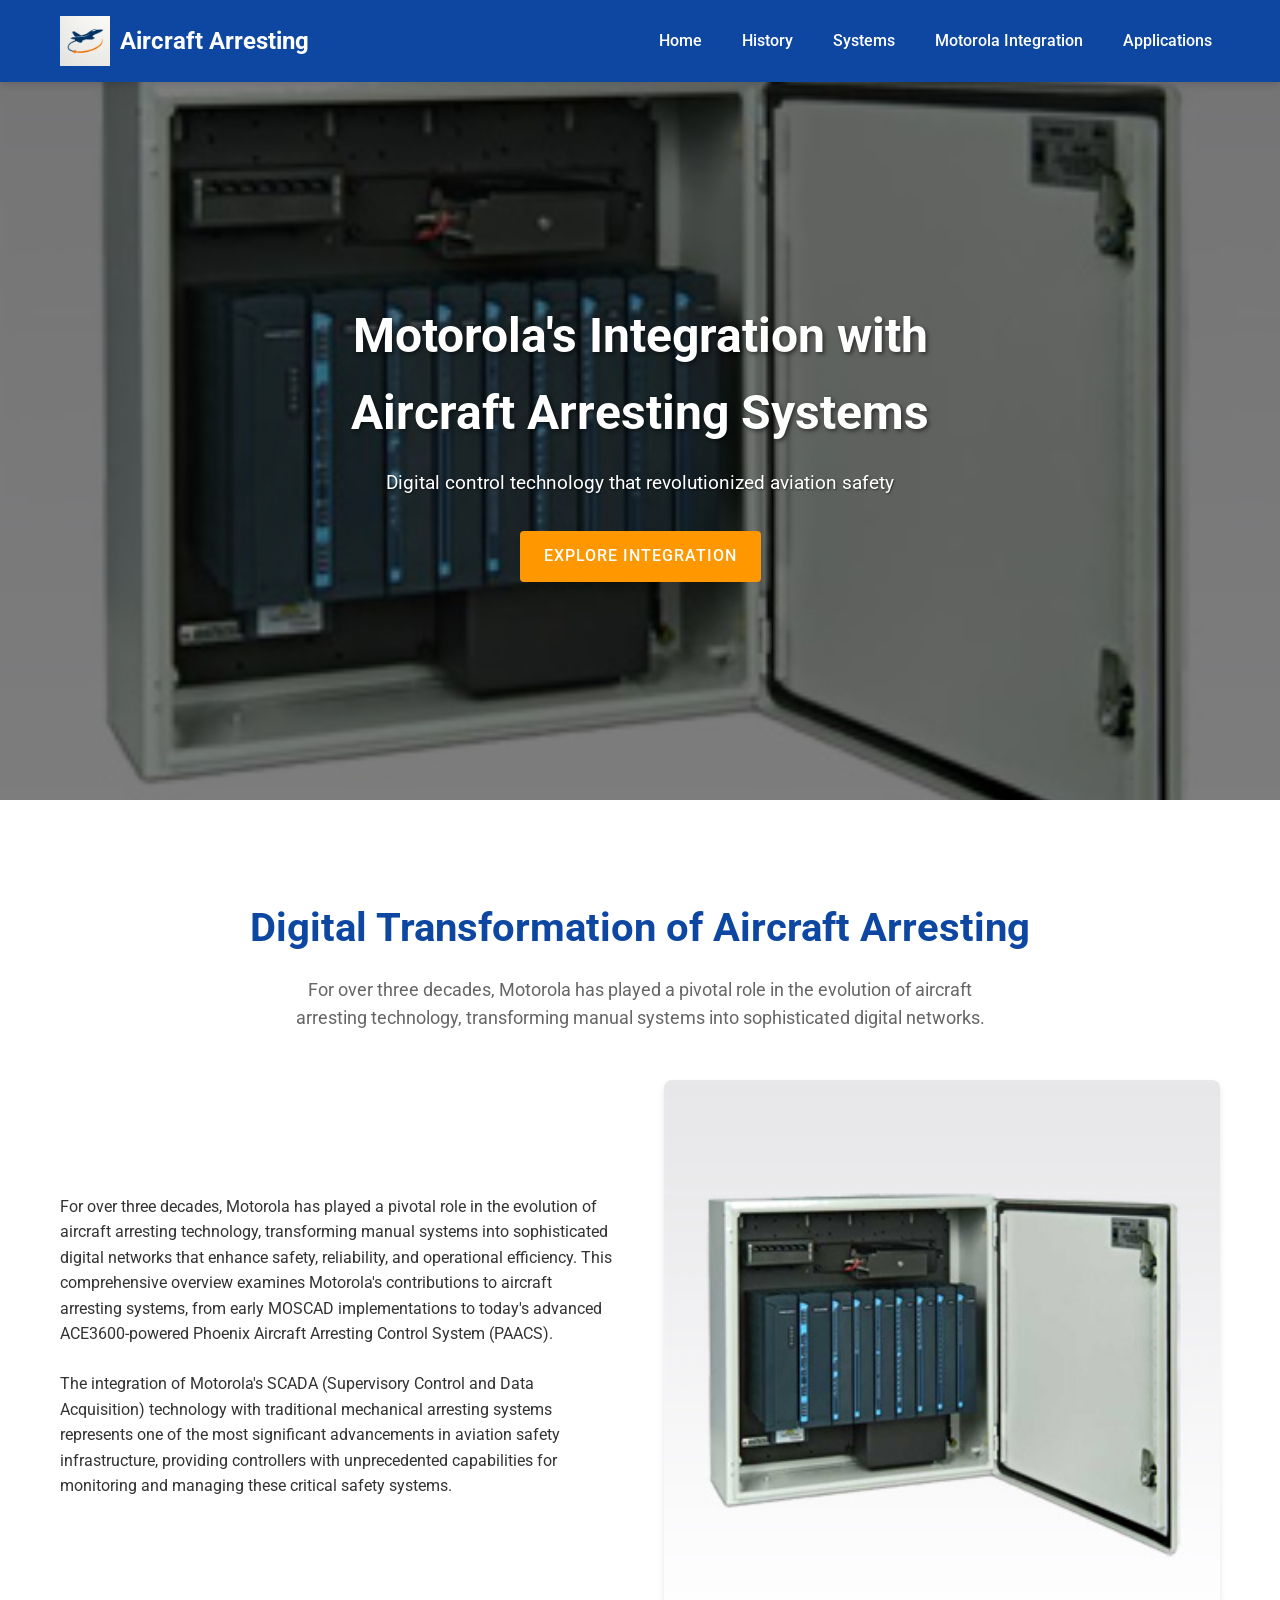
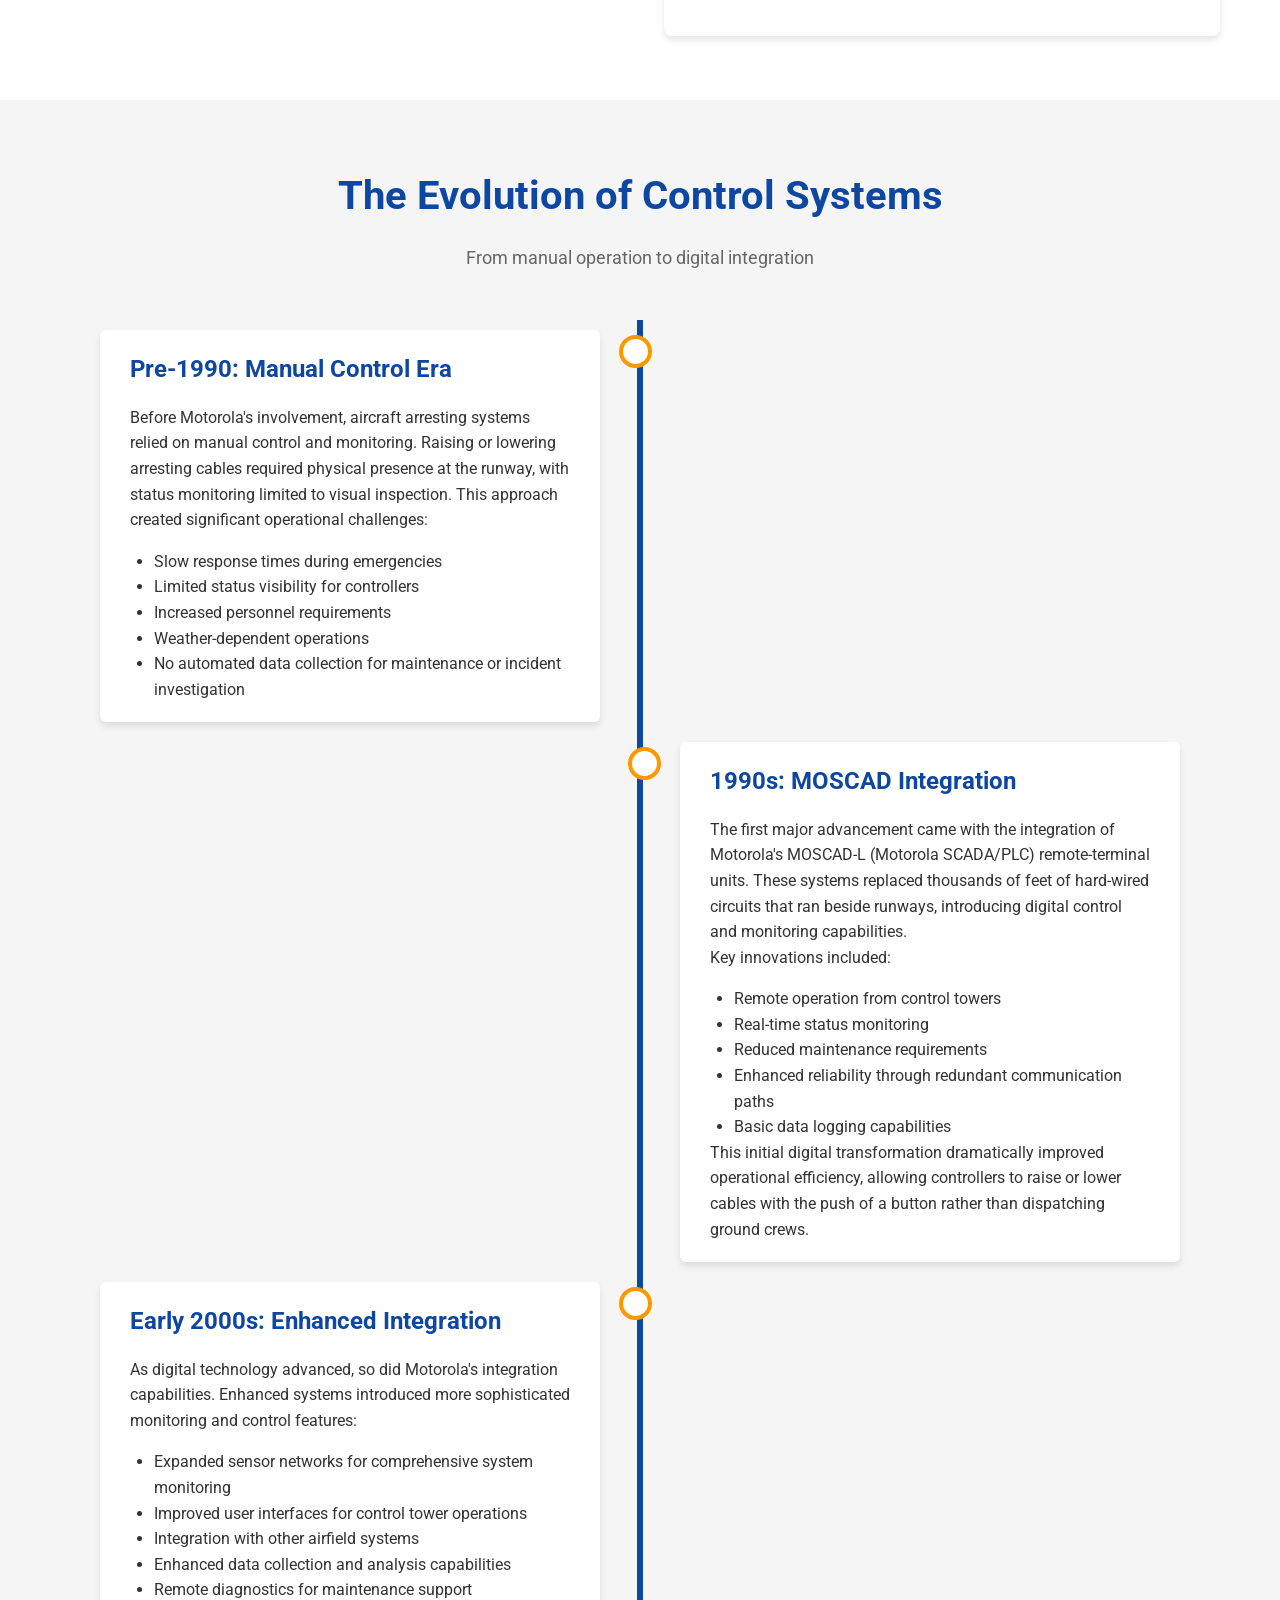
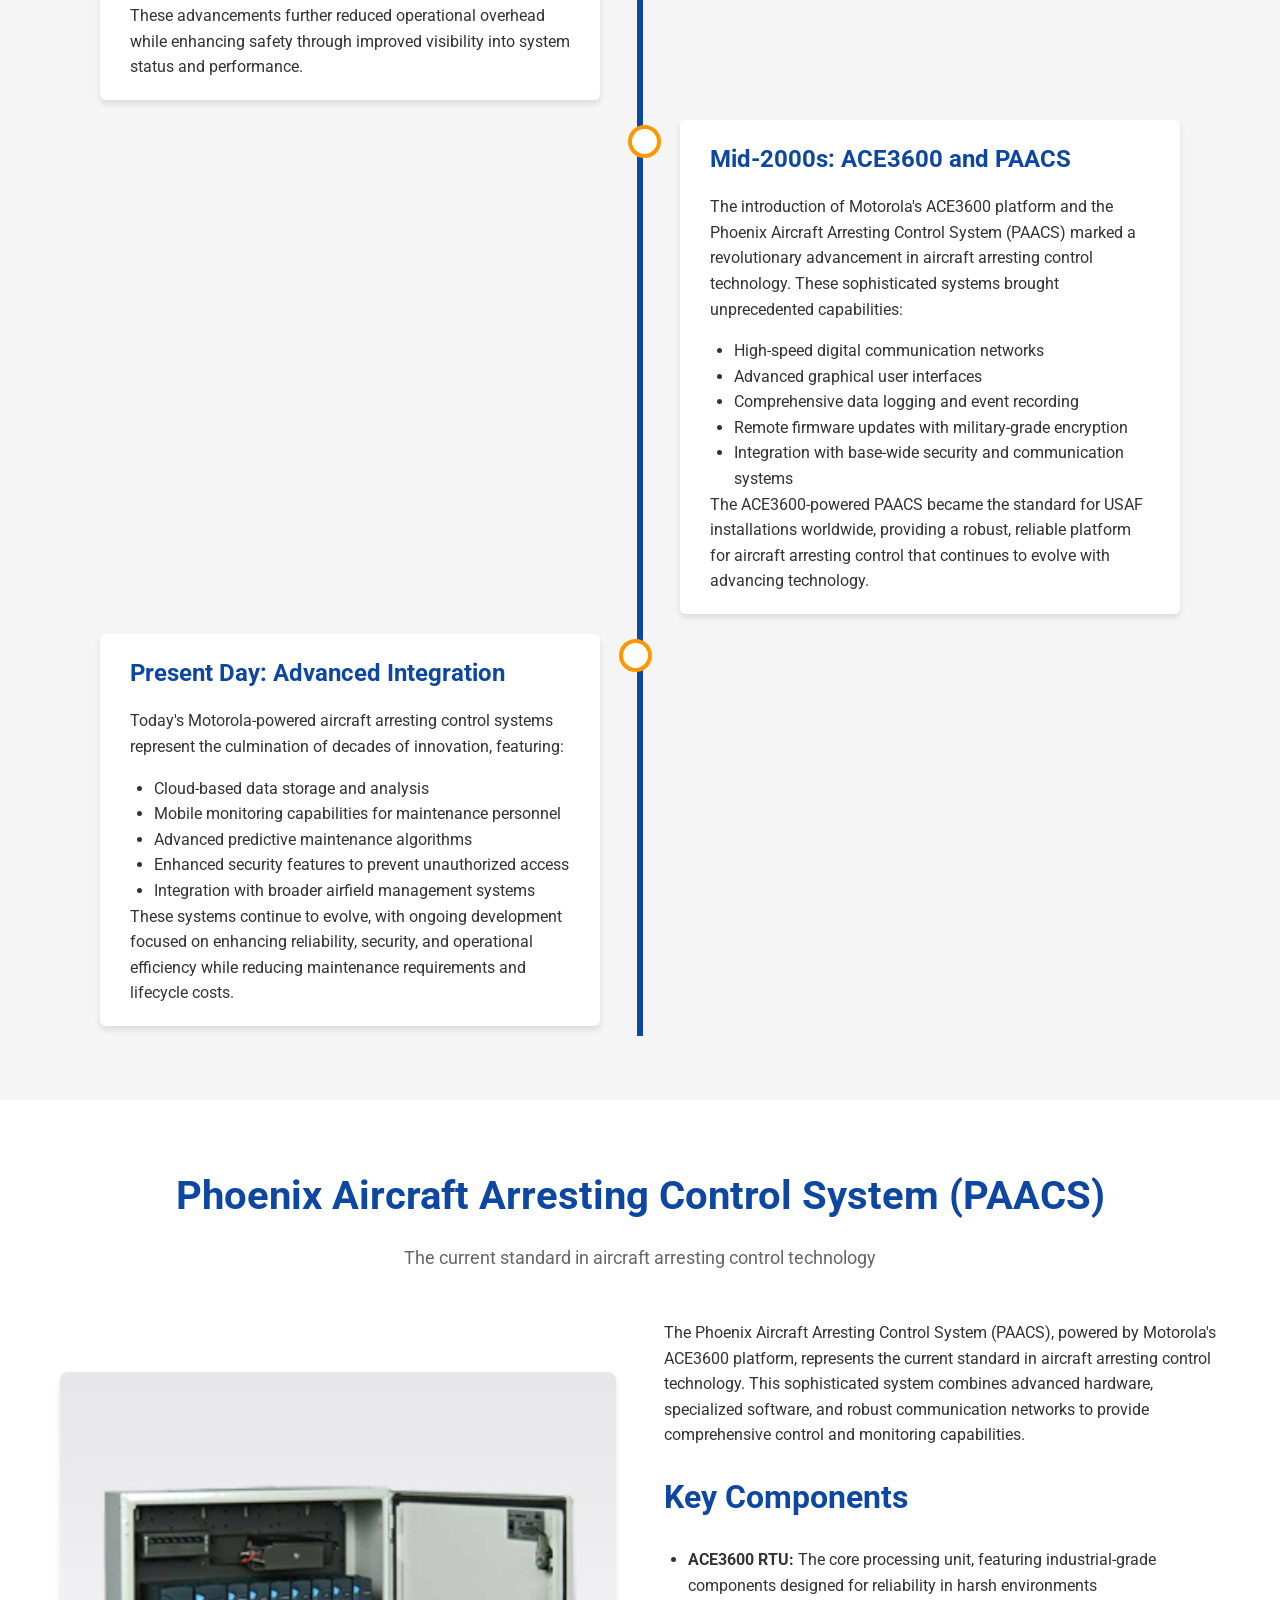
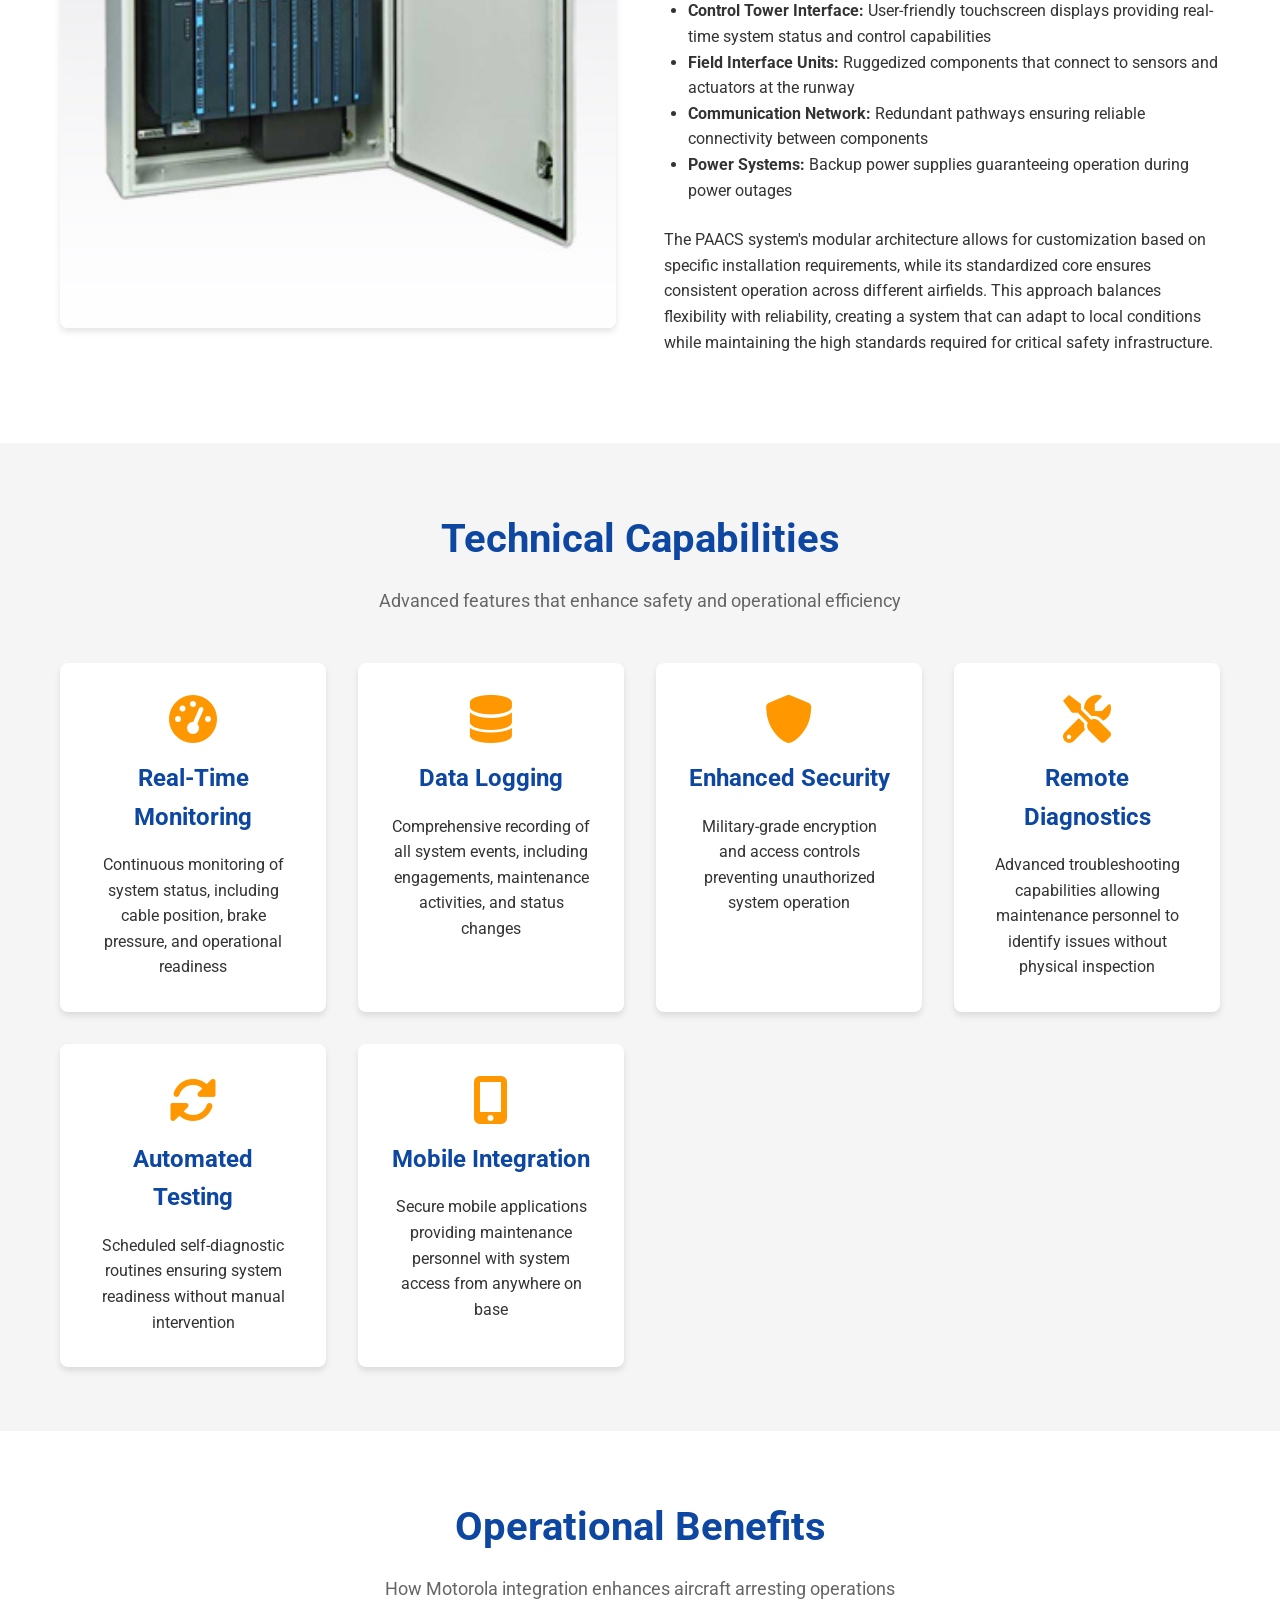
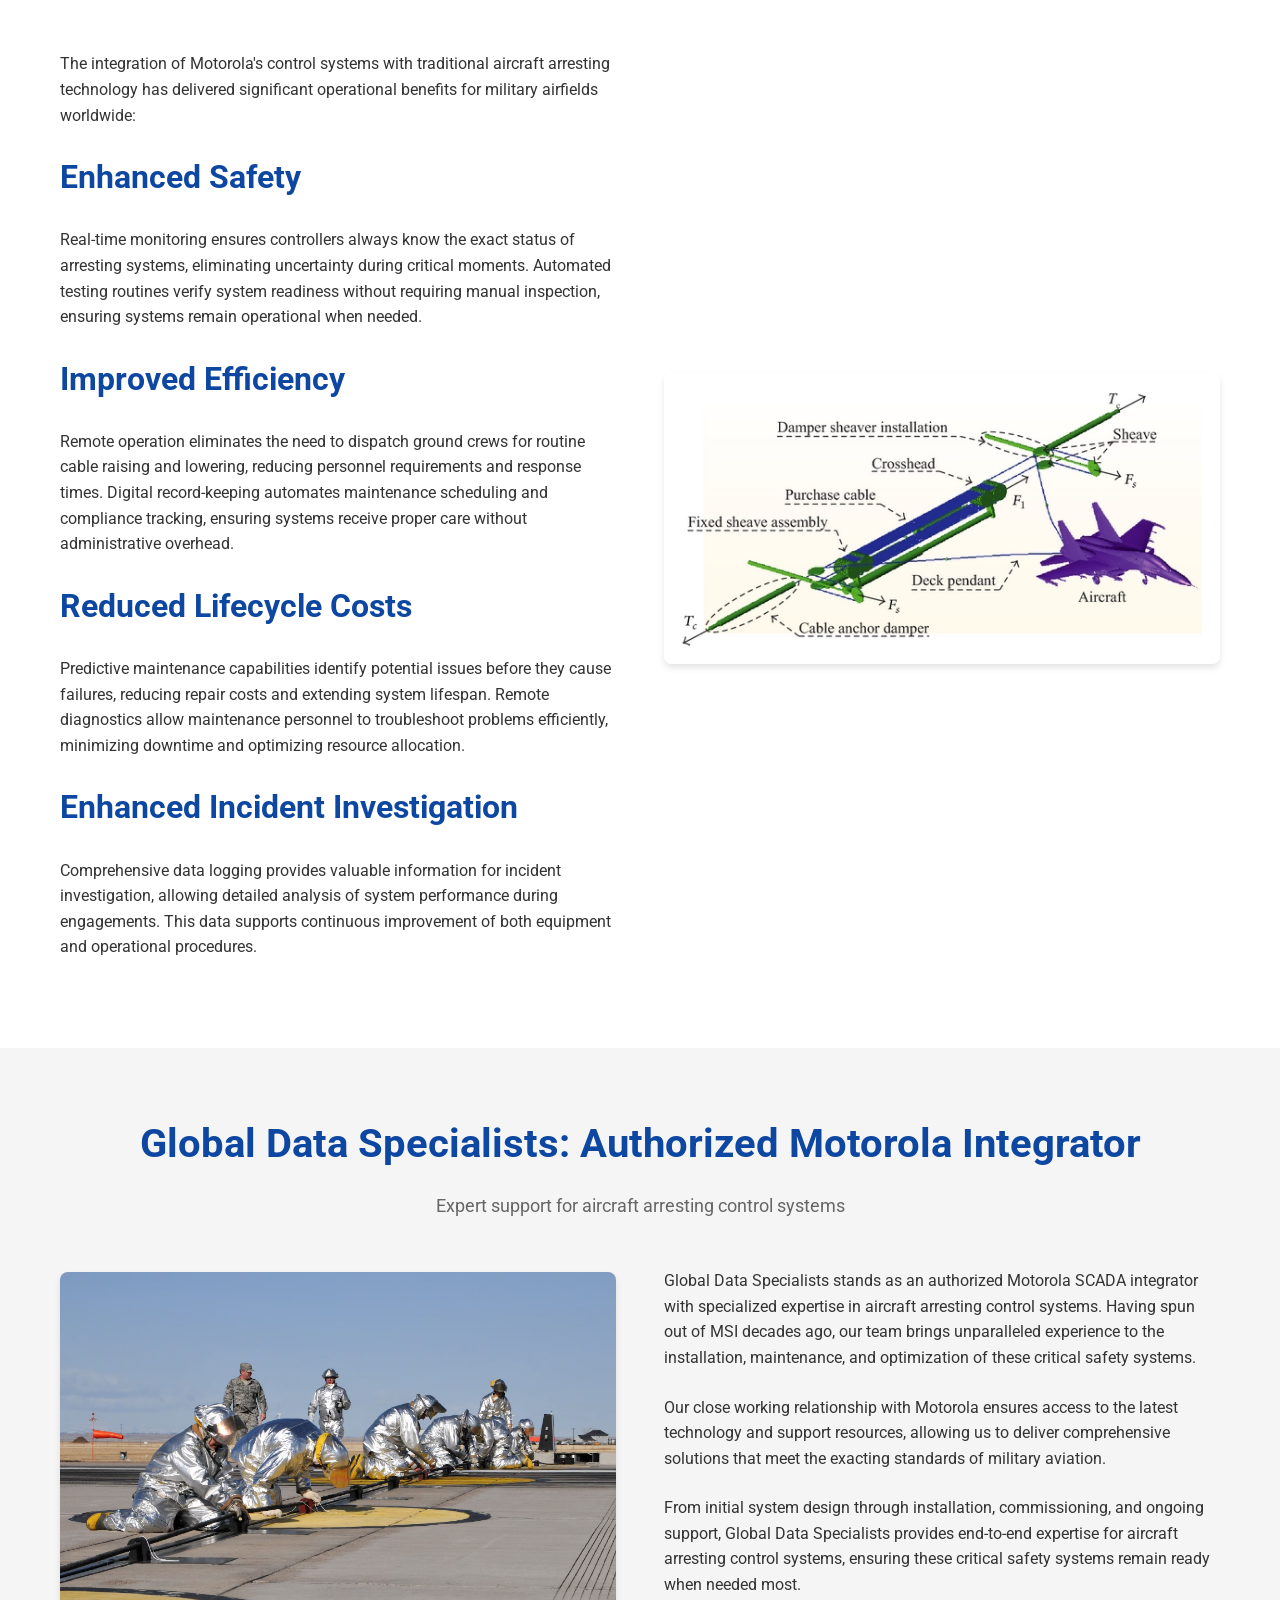
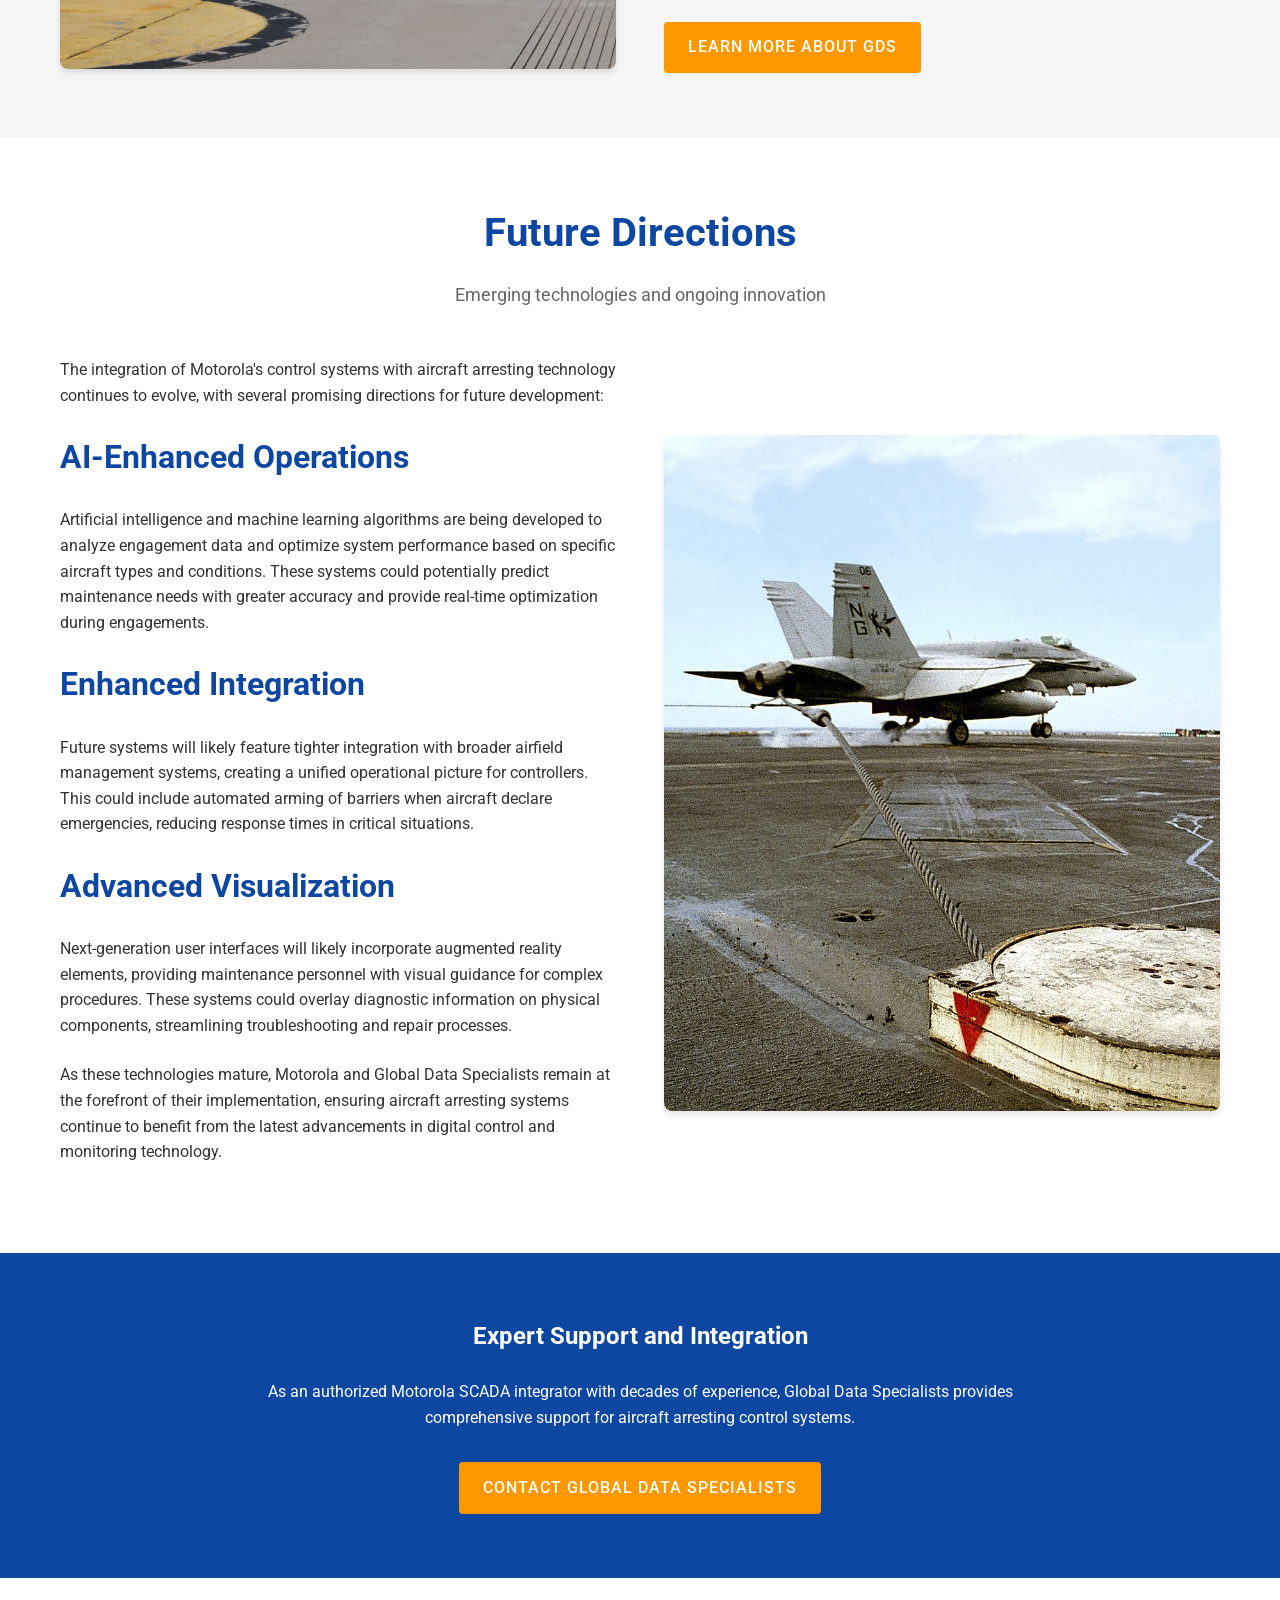
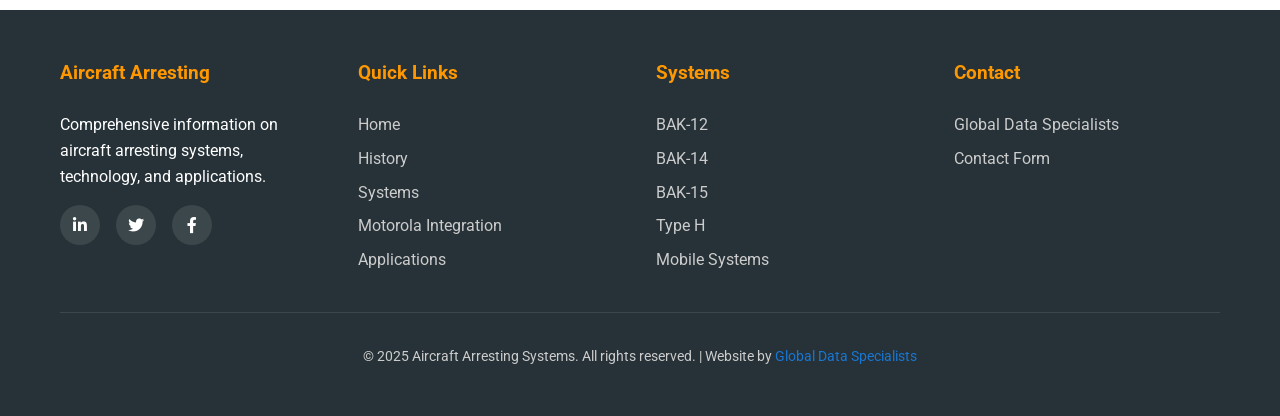
<file: motorola.html>
<!DOCTYPE html>
<html lang="en">
<head>
    <meta charset="UTF-8">
    <meta name="viewport" content="width=device-width, initial-scale=1.0">
    <meta name="description" content="Learn how Motorola's SCADA systems integrate with aircraft arresting technology. Discover the evolution from MOSCAD to ACE3600 and the Phoenix Aircraft Arresting Control System (PAACS).">
    <meta name="keywords" content="Motorola SCADA, ACE3600, PAACS, aircraft arresting control, MOSCAD, military airfield automation">
    <meta name="author" content="Global Data Specialists">
    
    <!-- Open Graph / Social Media Meta Tags -->
    <meta property="og:title" content="Motorola Integration with Aircraft Arresting Systems | PAACS Technology">
    <meta property="og:description" content="Explore how Motorola's SCADA technology revolutionized aircraft arresting systems with digital control, monitoring, and data logging capabilities.">
    <meta property="og:type" content="website">
    <meta property="og:url" content="https://www.aircraftarresting.com/motorola.html">
    <meta property="og:image" content="https://www.aircraftarresting.com/images/motorola-ace3600-aircraft-arresting-control.jpg">
    
    <!-- Canonical URL -->
    <link rel="canonical" href="https://www.aircraftarresting.com/motorola.html">
    
    <!-- Favicon -->
    <link rel="icon" href="images/aircraft-arresting-website-logo.png" type="image/png">
    
    <!-- CSS -->
    <link rel="stylesheet" href="css/styles.css">
    <link rel="stylesheet" href="https://cdnjs.cloudflare.com/ajax/libs/font-awesome/6.0.0-beta3/css/all.min.css">
    <link href="https://fonts.googleapis.com/css2?family=Roboto:wght@300;400;500;700&display=swap" rel="stylesheet">
    
    <title>Motorola Integration with Aircraft Arresting Systems | PAACS Technology</title>
</head>
<body>
    <!-- Header -->
    <header>
        <div class="container header-container">
            <div class="logo">
                <img src="images/aircraft-arresting-website-logo.png" alt="Aircraft Arresting Systems Logo">
                <h1>Aircraft Arresting</h1>
            </div>
            <button class="nav-toggle" aria-label="Toggle navigation">
                <i class="fas fa-bars"></i>
            </button>
            <nav>
                <ul>
                    <li><a href="index.html">Home</a></li>
                    <li><a href="history.html">History</a></li>
                    <li><a href="systems.html">Systems</a></li>
                    <li><a href="motorola.html" class="active">Motorola Integration</a></li>
                    <li><a href="applications.html">Applications</a></li>
                </ul>
            </nav>
        </div>
    </header>

    <!-- Hero Section -->
    <section class="hero" style="background-image: url('images/motorola-ace3600-aircraft-arresting-control.jpg');">
        <div class="hero-content">
            <h2>Motorola's Integration with Aircraft Arresting Systems</h2>
            <p>Digital control technology that revolutionized aviation safety</p>
            <a href="#overview" class="btn">Explore Integration</a>
        </div>
    </section>

    <!-- Main Content -->
    <main>
        <!-- Overview Section -->
        <section id="overview">
            <div class="container">
                <div class="section-header">
                    <h2>Digital Transformation of Aircraft Arresting</h2>
                    <p>For over three decades, Motorola has played a pivotal role in the evolution of aircraft arresting technology, transforming manual systems into sophisticated digital networks.</p>
                </div>
                <div class="content-layout">
                    <div class="content-text">
                        <p>For over three decades, Motorola has played a pivotal role in the evolution of aircraft arresting technology, transforming manual systems into sophisticated digital networks that enhance safety, reliability, and operational efficiency. This comprehensive overview examines Motorola's contributions to aircraft arresting systems, from early MOSCAD implementations to today's advanced ACE3600-powered Phoenix Aircraft Arresting Control System (PAACS).</p>
                        <p>The integration of Motorola's SCADA (Supervisory Control and Data Acquisition) technology with traditional mechanical arresting systems represents one of the most significant advancements in aviation safety infrastructure, providing controllers with unprecedented capabilities for monitoring and managing these critical safety systems.</p>
                    </div>
                    <div class="content-image">
                        <img src="images/motorola-ace3600-aircraft-arresting-control.jpg" alt="Motorola ACE3600 control system integrated with aircraft arresting equipment">
                    </div>
                </div>
            </div>
        </section>

        <!-- Evolution Section -->
        <section id="evolution" style="background-color: var(--light-bg);">
            <div class="container">
                <div class="section-header">
                    <h2>The Evolution of Control Systems</h2>
                    <p>From manual operation to digital integration</p>
                </div>
                <div class="timeline">
                    <div class="timeline-item left">
                        <div class="timeline-content">
                            <h3>Pre-1990: Manual Control Era</h3>
                            <p>Before Motorola's involvement, aircraft arresting systems relied on manual control and monitoring. Raising or lowering arresting cables required physical presence at the runway, with status monitoring limited to visual inspection. This approach created significant operational challenges:</p>
                            <ul style="margin-top: 1rem; padding-left: 1.5rem;">
                                <li>Slow response times during emergencies</li>
                                <li>Limited status visibility for controllers</li>
                                <li>Increased personnel requirements</li>
                                <li>Weather-dependent operations</li>
                                <li>No automated data collection for maintenance or incident investigation</li>
                            </ul>
                        </div>
                    </div>
                    <div class="timeline-item right">
                        <div class="timeline-content">
                            <h3>1990s: MOSCAD Integration</h3>
                            <p>The first major advancement came with the integration of Motorola's MOSCAD-L (Motorola SCADA/PLC) remote-terminal units. These systems replaced thousands of feet of hard-wired circuits that ran beside runways, introducing digital control and monitoring capabilities.</p>
                            <p>Key innovations included:</p>
                            <ul style="margin-top: 1rem; padding-left: 1.5rem;">
                                <li>Remote operation from control towers</li>
                                <li>Real-time status monitoring</li>
                                <li>Reduced maintenance requirements</li>
                                <li>Enhanced reliability through redundant communication paths</li>
                                <li>Basic data logging capabilities</li>
                            </ul>
                            <p>This initial digital transformation dramatically improved operational efficiency, allowing controllers to raise or lower cables with the push of a button rather than dispatching ground crews.</p>
                        </div>
                    </div>
                    <div class="timeline-item left">
                        <div class="timeline-content">
                            <h3>Early 2000s: Enhanced Integration</h3>
                            <p>As digital technology advanced, so did Motorola's integration capabilities. Enhanced systems introduced more sophisticated monitoring and control features:</p>
                            <ul style="margin-top: 1rem; padding-left: 1.5rem;">
                                <li>Expanded sensor networks for comprehensive system monitoring</li>
                                <li>Improved user interfaces for control tower operations</li>
                                <li>Integration with other airfield systems</li>
                                <li>Enhanced data collection and analysis capabilities</li>
                                <li>Remote diagnostics for maintenance support</li>
                            </ul>
                            <p>These advancements further reduced operational overhead while enhancing safety through improved visibility into system status and performance.</p>
                        </div>
                    </div>
                    <div class="timeline-item right">
                        <div class="timeline-content">
                            <h3>Mid-2000s: ACE3600 and PAACS</h3>
                            <p>The introduction of Motorola's ACE3600 platform and the Phoenix Aircraft Arresting Control System (PAACS) marked a revolutionary advancement in aircraft arresting control technology. These sophisticated systems brought unprecedented capabilities:</p>
                            <ul style="margin-top: 1rem; padding-left: 1.5rem;">
                                <li>High-speed digital communication networks</li>
                                <li>Advanced graphical user interfaces</li>
                                <li>Comprehensive data logging and event recording</li>
                                <li>Remote firmware updates with military-grade encryption</li>
                                <li>Integration with base-wide security and communication systems</li>
                            </ul>
                            <p>The ACE3600-powered PAACS became the standard for USAF installations worldwide, providing a robust, reliable platform for aircraft arresting control that continues to evolve with advancing technology.</p>
                        </div>
                    </div>
                    <div class="timeline-item left">
                        <div class="timeline-content">
                            <h3>Present Day: Advanced Integration</h3>
                            <p>Today's Motorola-powered aircraft arresting control systems represent the culmination of decades of innovation, featuring:</p>
                            <ul style="margin-top: 1rem; padding-left: 1.5rem;">
                                <li>Cloud-based data storage and analysis</li>
                                <li>Mobile monitoring capabilities for maintenance personnel</li>
                                <li>Advanced predictive maintenance algorithms</li>
                                <li>Enhanced security features to prevent unauthorized access</li>
                                <li>Integration with broader airfield management systems</li>
                            </ul>
                            <p>These systems continue to evolve, with ongoing development focused on enhancing reliability, security, and operational efficiency while reducing maintenance requirements and lifecycle costs.</p>
                        </div>
                    </div>
                </div>
            </div>
        </section>

        <!-- PAACS Section -->
        <section id="paacs">
            <div class="container">
                <div class="section-header">
                    <h2>Phoenix Aircraft Arresting Control System (PAACS)</h2>
                    <p>The current standard in aircraft arresting control technology</p>
                </div>
                <div class="content-layout">
                    <div class="content-image">
                        <img src="images/motorola-ace3600-aircraft-arresting-control.jpg" alt="Motorola ACE3600 control system integrated with aircraft arresting equipment">
                    </div>
                    <div class="content-text">
                        <p>The Phoenix Aircraft Arresting Control System (PAACS), powered by Motorola's ACE3600 platform, represents the current standard in aircraft arresting control technology. This sophisticated system combines advanced hardware, specialized software, and robust communication networks to provide comprehensive control and monitoring capabilities.</p>
                        <h3>Key Components</h3>
                        <ul style="margin-bottom: 1.5rem; padding-left: 1.5rem;">
                            <li><strong>ACE3600 RTU:</strong> The core processing unit, featuring industrial-grade components designed for reliability in harsh environments</li>
                            <li><strong>Control Tower Interface:</strong> User-friendly touchscreen displays providing real-time system status and control capabilities</li>
                            <li><strong>Field Interface Units:</strong> Ruggedized components that connect to sensors and actuators at the runway</li>
                            <li><strong>Communication Network:</strong> Redundant pathways ensuring reliable connectivity between components</li>
                            <li><strong>Power Systems:</strong> Backup power supplies guaranteeing operation during power outages</li>
                        </ul>
                        <p>The PAACS system's modular architecture allows for customization based on specific installation requirements, while its standardized core ensures consistent operation across different airfields. This approach balances flexibility with reliability, creating a system that can adapt to local conditions while maintaining the high standards required for critical safety infrastructure.</p>
                    </div>
                </div>
            </div>
        </section>

        <!-- Technical Capabilities Section -->
        <section id="capabilities" style="background-color: var(--light-bg);">
            <div class="container">
                <div class="section-header">
                    <h2>Technical Capabilities</h2>
                    <p>Advanced features that enhance safety and operational efficiency</p>
                </div>
                <div class="features">
                    <div class="feature">
                        <i class="fas fa-tachometer-alt"></i>
                        <h3>Real-Time Monitoring</h3>
                        <p>Continuous monitoring of system status, including cable position, brake pressure, and operational readiness</p>
                    </div>
                    <div class="feature">
                        <i class="fas fa-database"></i>
                        <h3>Data Logging</h3>
                        <p>Comprehensive recording of all system events, including engagements, maintenance activities, and status changes</p>
                    </div>
                    <div class="feature">
                        <i class="fas fa-shield-alt"></i>
                        <h3>Enhanced Security</h3>
                        <p>Military-grade encryption and access controls preventing unauthorized system operation</p>
                    </div>
                    <div class="feature">
                        <i class="fas fa-tools"></i>
                        <h3>Remote Diagnostics</h3>
                        <p>Advanced troubleshooting capabilities allowing maintenance personnel to identify issues without physical inspection</p>
                    </div>
                    <div class="feature">
                        <i class="fas fa-sync-alt"></i>
                        <h3>Automated Testing</h3>
                        <p>Scheduled self-diagnostic routines ensuring system readiness without manual intervention</p>
                    </div>
                    <div class="feature">
                        <i class="fas fa-mobile-alt"></i>
                        <h3>Mobile Integration</h3>
                        <p>Secure mobile applications providing maintenance personnel with system access from anywhere on base</p>
                    </div>
                </div>
            </div>
        </section>

        <!-- Operational Benefits Section -->
        <section id="benefits">
            <div class="container">
                <div class="section-header">
                    <h2>Operational Benefits</h2>
                    <p>How Motorola integration enhances aircraft arresting operations</p>
                </div>
                <div class="content-layout">
                    <div class="content-text">
                        <p>The integration of Motorola's control systems with traditional aircraft arresting technology has delivered significant operational benefits for military airfields worldwide:</p>
                        <h3>Enhanced Safety</h3>
                        <p>Real-time monitoring ensures controllers always know the exact status of arresting systems, eliminating uncertainty during critical moments. Automated testing routines verify system readiness without requiring manual inspection, ensuring systems remain operational when needed.</p>
                        <h3>Improved Efficiency</h3>
                        <p>Remote operation eliminates the need to dispatch ground crews for routine cable raising and lowering, reducing personnel requirements and response times. Digital record-keeping automates maintenance scheduling and compliance tracking, ensuring systems receive proper care without administrative overhead.</p>
                        <h3>Reduced Lifecycle Costs</h3>
                        <p>Predictive maintenance capabilities identify potential issues before they cause failures, reducing repair costs and extending system lifespan. Remote diagnostics allow maintenance personnel to troubleshoot problems efficiently, minimizing downtime and optimizing resource allocation.</p>
                        <h3>Enhanced Incident Investigation</h3>
                        <p>Comprehensive data logging provides valuable information for incident investigation, allowing detailed analysis of system performance during engagements. This data supports continuous improvement of both equipment and operational procedures.</p>
                    </div>
                    <div class="content-image">
                        <img src="images/aircraft-arresting-system-technical-diagram.jpg" alt="Technical diagram of aircraft arresting system showing cable, energy absorbers, and engagement process">
                    </div>
                </div>
            </div>
        </section>

        <!-- Global Data Specialists Section -->
        <section id="gds" style="background-color: var(--light-bg);">
            <div class="container">
                <div class="section-header">
                    <h2>Global Data Specialists: Authorized Motorola Integrator</h2>
                    <p>Expert support for aircraft arresting control systems</p>
                </div>
                <div class="content-layout">
                    <div class="content-image">
                        <img src="images/aircraft-arresting-system-fighter-jet-landing.jpeg" alt="Military fighter jet engaging aircraft arresting cable during emergency landing">
                    </div>
                    <div class="content-text">
                        <p>Global Data Specialists stands as an authorized Motorola SCADA integrator with specialized expertise in aircraft arresting control systems. Having spun out of MSI decades ago, our team brings unparalleled experience to the installation, maintenance, and optimization of these critical safety systems.</p>
                        <p>Our close working relationship with Motorola ensures access to the latest technology and support resources, allowing us to deliver comprehensive solutions that meet the exacting standards of military aviation.</p>
                        <p>From initial system design through installation, commissioning, and ongoing support, Global Data Specialists provides end-to-end expertise for aircraft arresting control systems, ensuring these critical safety systems remain ready when needed most.</p>
                        <a href="https://www.gbl-data.com" target="_blank" rel="noopener noreferrer" class="btn">Learn More About GDS</a>
                    </div>
                </div>
            </div>
        </section>

        <!-- Future Directions Section -->
        <section id="future">
            <div class="container">
                <div class="section-header">
                    <h2>Future Directions</h2>
                    <p>Emerging technologies and ongoing innovation</p>
                </div>
                <div class="content-layout">
                    <div class="content-text">
                        <p>The integration of Motorola's control systems with aircraft arresting technology continues to evolve, with several promising directions for future development:</p>
                        <h3>AI-Enhanced Operations</h3>
                        <p>Artificial intelligence and machine learning algorithms are being developed to analyze engagement data and optimize system performance based on specific aircraft types and conditions. These systems could potentially predict maintenance needs with greater accuracy and provide real-time optimization during engagements.</p>
                        <h3>Enhanced Integration</h3>
                        <p>Future systems will likely feature tighter integration with broader airfield management systems, creating a unified operational picture for controllers. This could include automated arming of barriers when aircraft declare emergencies, reducing response times in critical situations.</p>
                        <h3>Advanced Visualization</h3>
                        <p>Next-generation user interfaces will likely incorporate augmented reality elements, providing maintenance personnel with visual guidance for complex procedures. These systems could overlay diagnostic information on physical components, streamlining troubleshooting and repair processes.</p>
                        <p>As these technologies mature, Motorola and Global Data Specialists remain at the forefront of their implementation, ensuring aircraft arresting systems continue to benefit from the latest advancements in digital control and monitoring technology.</p>
                    </div>
                    <div class="content-image">
                        <img src="images/bak-12-aircraft-arresting-gear-system.jpeg" alt="BAK-12 aircraft arresting system installation showing energy absorber components">
                    </div>
                </div>
            </div>
        </section>

        <!-- CTA Section -->
        <section id="cta" style="background-color: var(--primary-color); color: var(--white); text-align: center; padding: 4rem 0;">
            <div class="container">
                <h2 style="color: var(--white); margin-bottom: 1.5rem;">Expert Support and Integration</h2>
                <p style="margin-bottom: 2rem; max-width: 800px; margin-left: auto; margin-right: auto;">As an authorized Motorola SCADA integrator with decades of experience, Global Data Specialists provides comprehensive support for aircraft arresting control systems.</p>
                <a href="https://www.gbl-data.com" target="_blank" rel="noopener noreferrer" class="btn" style="background-color: var(--accent-color);">Contact Global Data Specialists</a>
            </div>
        </section>
    </main>

    <!-- Footer -->
    <footer>
        <div class="container">
            <div class="footer-content">
                <div class="footer-column">
                    <h3>Aircraft Arresting</h3>
                    <p>Comprehensive information on aircraft arresting systems, technology, and applications.</p>
                    <div class="social-links">
                        <a href="#" aria-label="LinkedIn"><i class="fab fa-linkedin-in"></i></a>
                        <a href="#" aria-label="Twitter"><i class="fab fa-twitter"></i></a>
                        <a href="#" aria-label="Facebook"><i class="fab fa-facebook-f"></i></a>
                    </div>
                </div>
                <div class="footer-column">
                    <h3>Quick Links</h3>
                    <ul>
                        <li><a href="index.html">Home</a></li>
                        <li><a href="history.html">History</a></li>
                        <li><a href="systems.html">Systems</a></li>
                        <li><a href="motorola.html">Motorola Integration</a></li>
                        <li><a href="applications.html">Applications</a></li>
                    </ul>
                </div>
                <div class="footer-column">
                    <h3>Systems</h3>
                    <ul>
                        <li><a href="systems.html#bak-12">BAK-12</a></li>
                        <li><a href="systems.html#bak-14">BAK-14</a></li>
                        <li><a href="systems.html#bak-15">BAK-15</a></li>
                        <li><a href="systems.html#type-h">Type H</a></li>
                        <li><a href="systems.html#maas">Mobile Systems</a></li>
                    </ul>
                </div>
                <div class="footer-column">
                    <h3>Contact</h3>
                    <ul>
                        <li><a href="https://www.gbl-data.com" target="_blank" rel="noopener noreferrer">Global Data Specialists</a></li>
                        <li><a href="https://www.gbl-data.com/contact" target="_blank" rel="noopener noreferrer">Contact Form</a></li>
                    </ul>
                </div>
            </div>
            <div class="copyright">
                <p>&copy; 2025 Aircraft Arresting Systems. All rights reserved. | Website by <a href="https://www.gbl-data.com" target="_blank" rel="noopener noreferrer">Global Data Specialists</a></p>
            </div>
        </div>
    </footer>

    <!-- JavaScript -->
    <script src="js/main.js"></script>
    
    <!-- Structured Data for SEO -->
    <script type="application/ld+json">
    {
        "@context": "https://schema.org",
        "@type": "WebPage",
        "name": "Motorola Integration with Aircraft Arresting Systems | PAACS Technology",
        "description": "Explore how Motorola's SCADA technology revolutionized aircraft arresting systems with digital control, monitoring, and data logging capabilities.",
        "publisher": {
            "@type": "Organization",
            "name": "Global Data Specialists",
            "logo": {
                "@type": "ImageObject",
                "url": "https://www.aircraftarresting.com/images/aircraft-arresting-website-logo.png"
            }
        },
        "mainEntity": {
            "@type": "TechArticle",
            "headline": "Motorola's Integration with Aircraft Arresting Systems",
            "author": {
                "@type": "Organization",
                "name": "Global Data Specialists"
            },
            "publisher": {
                "@type": "Organization",
                "name": "Global Data Specialists",
                "logo": {
                    "@type": "ImageObject",
                    "url": "https://www.aircraftarresting.com/images/aircraft-arresting-website-logo.png"
                }
            },
            "datePublished": "2025-05-23",
            "image": "https://www.aircraftarresting.com/images/motorola-ace3600-aircraft-arresting-control.jpg"
        }
    }
    </script>
</body>
</html>
</file>
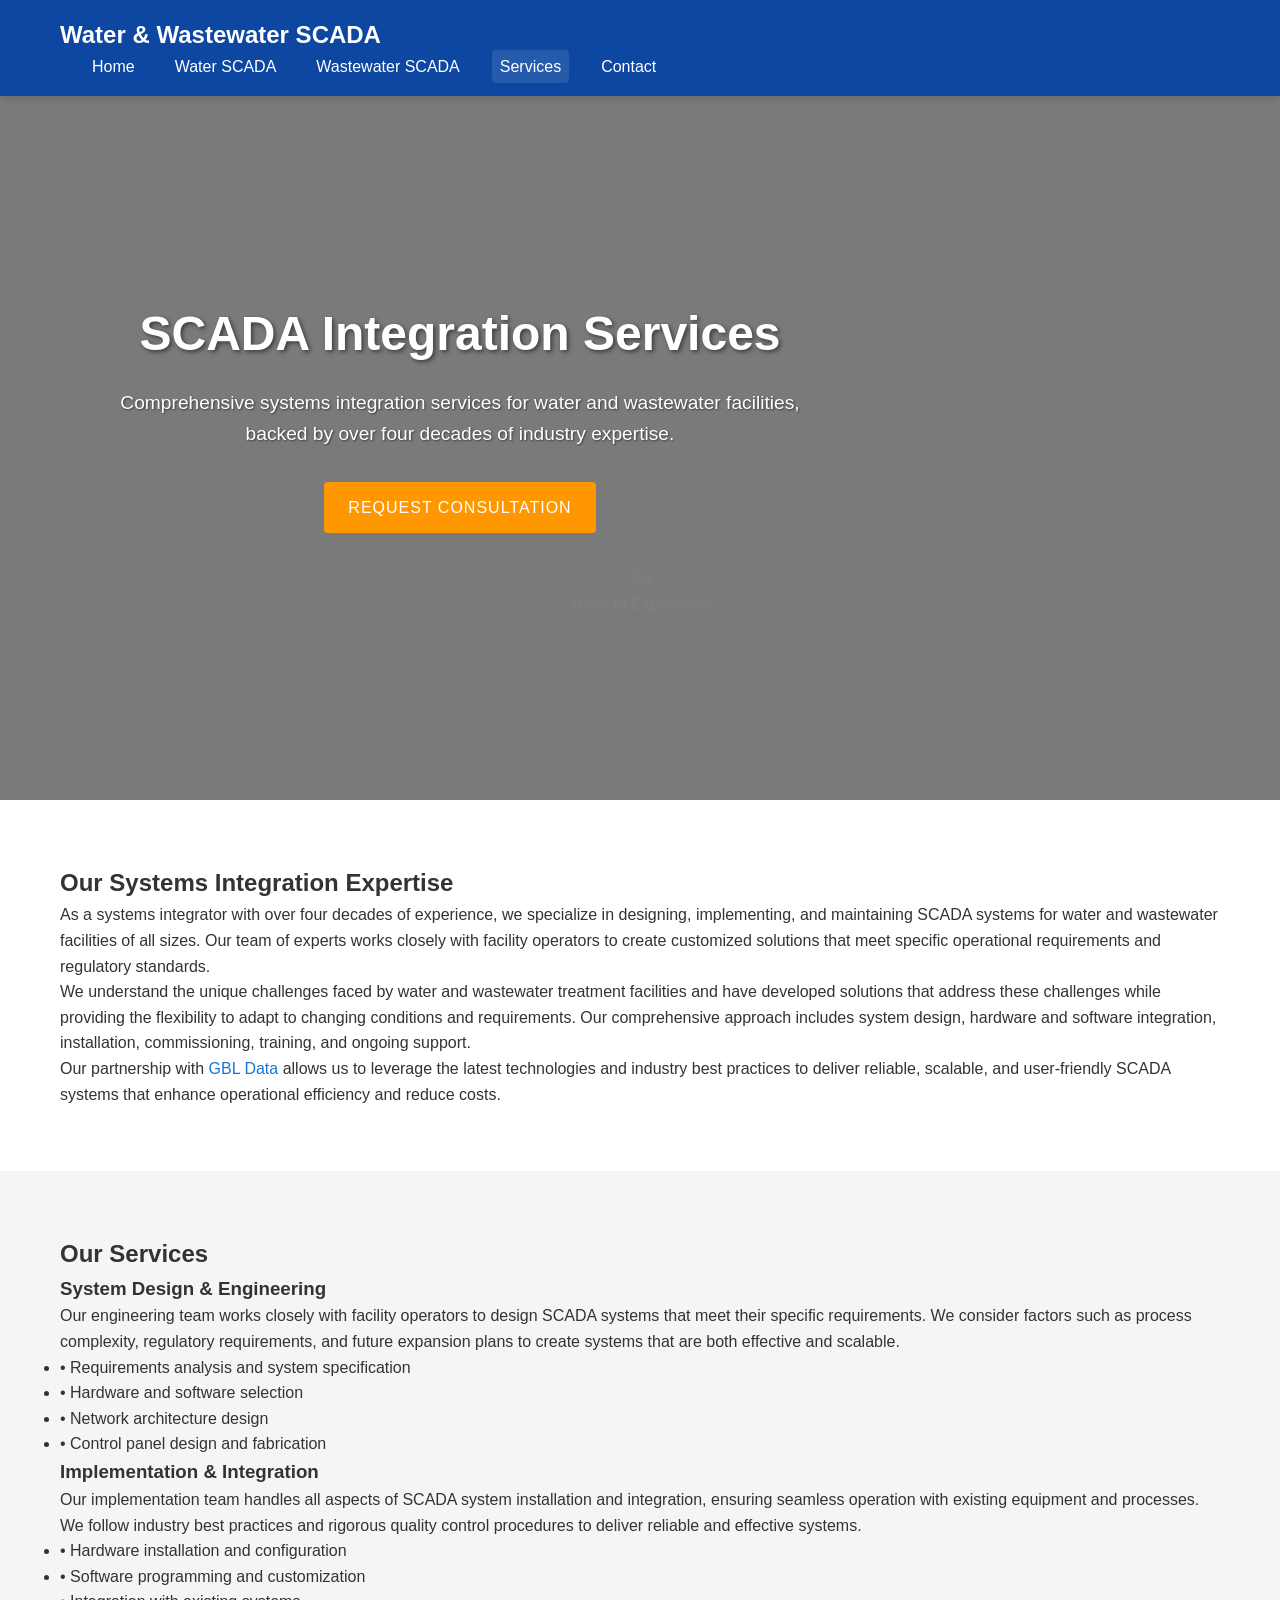
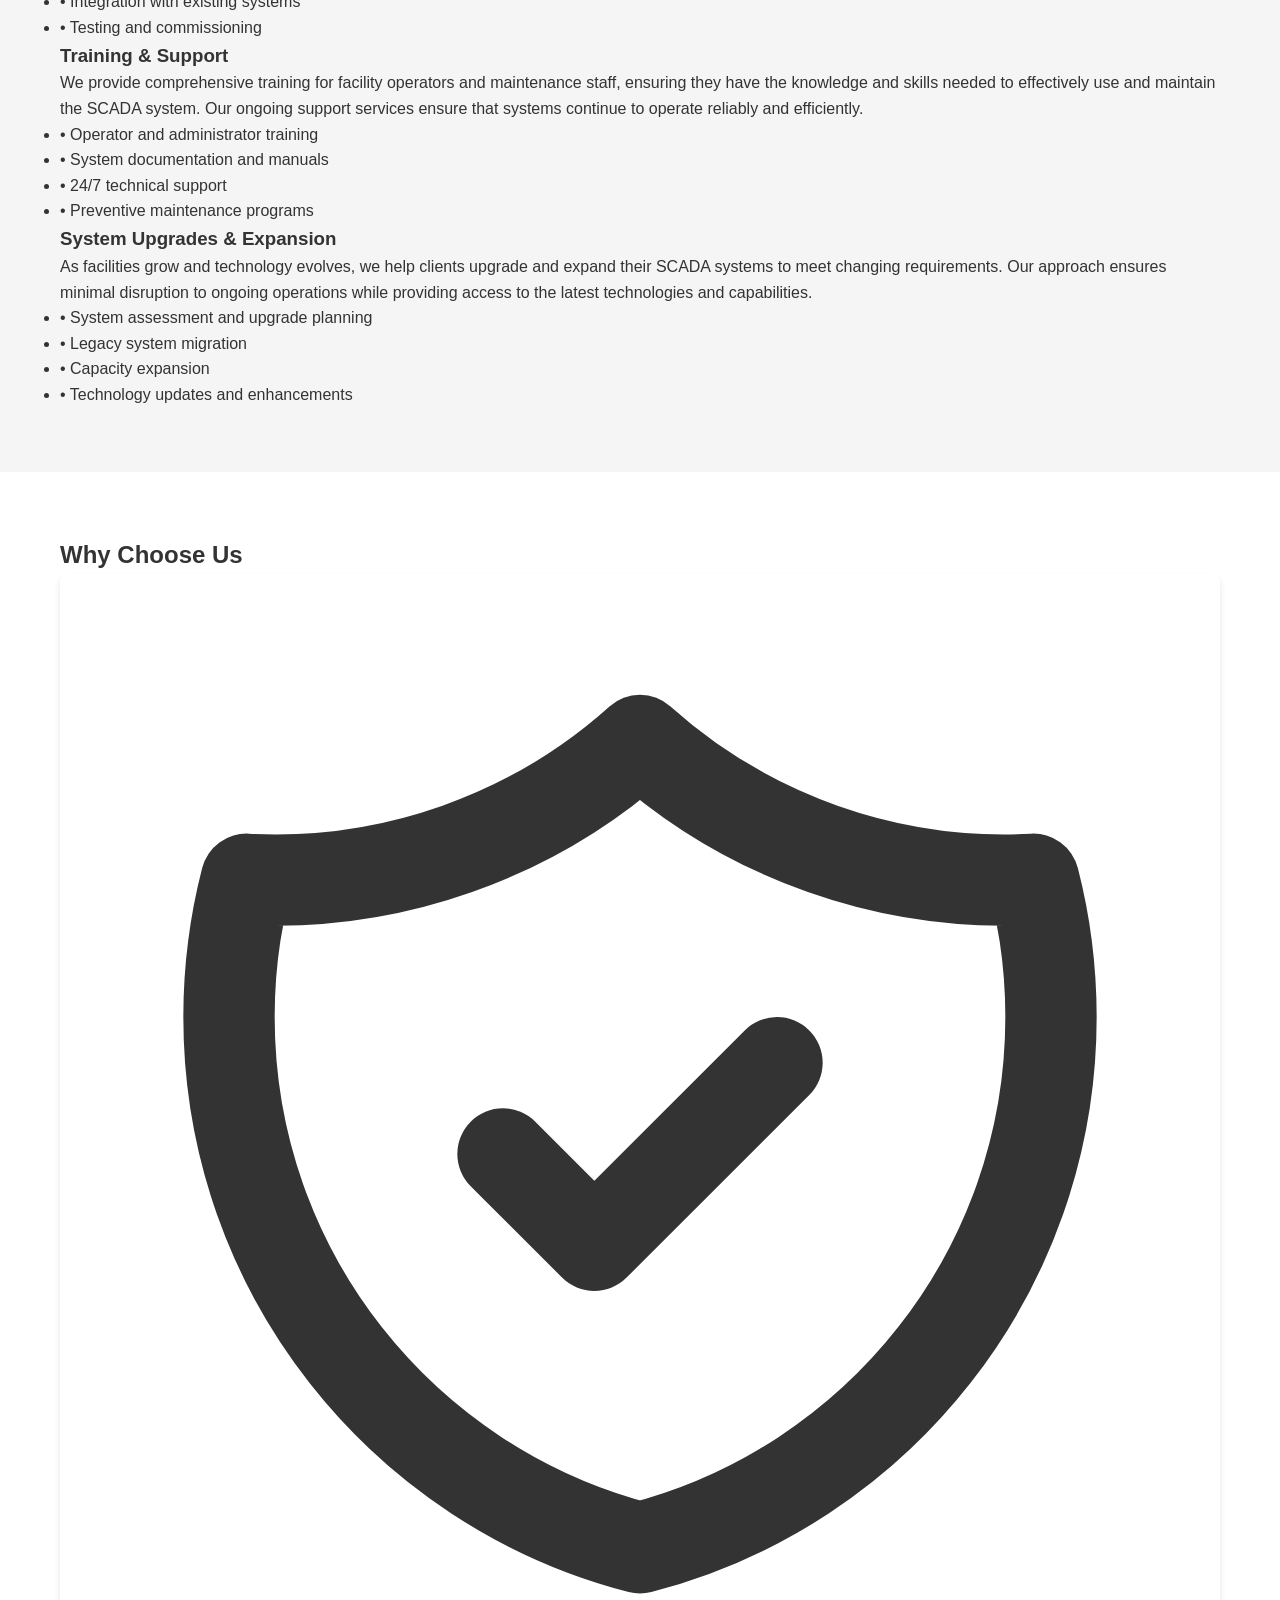
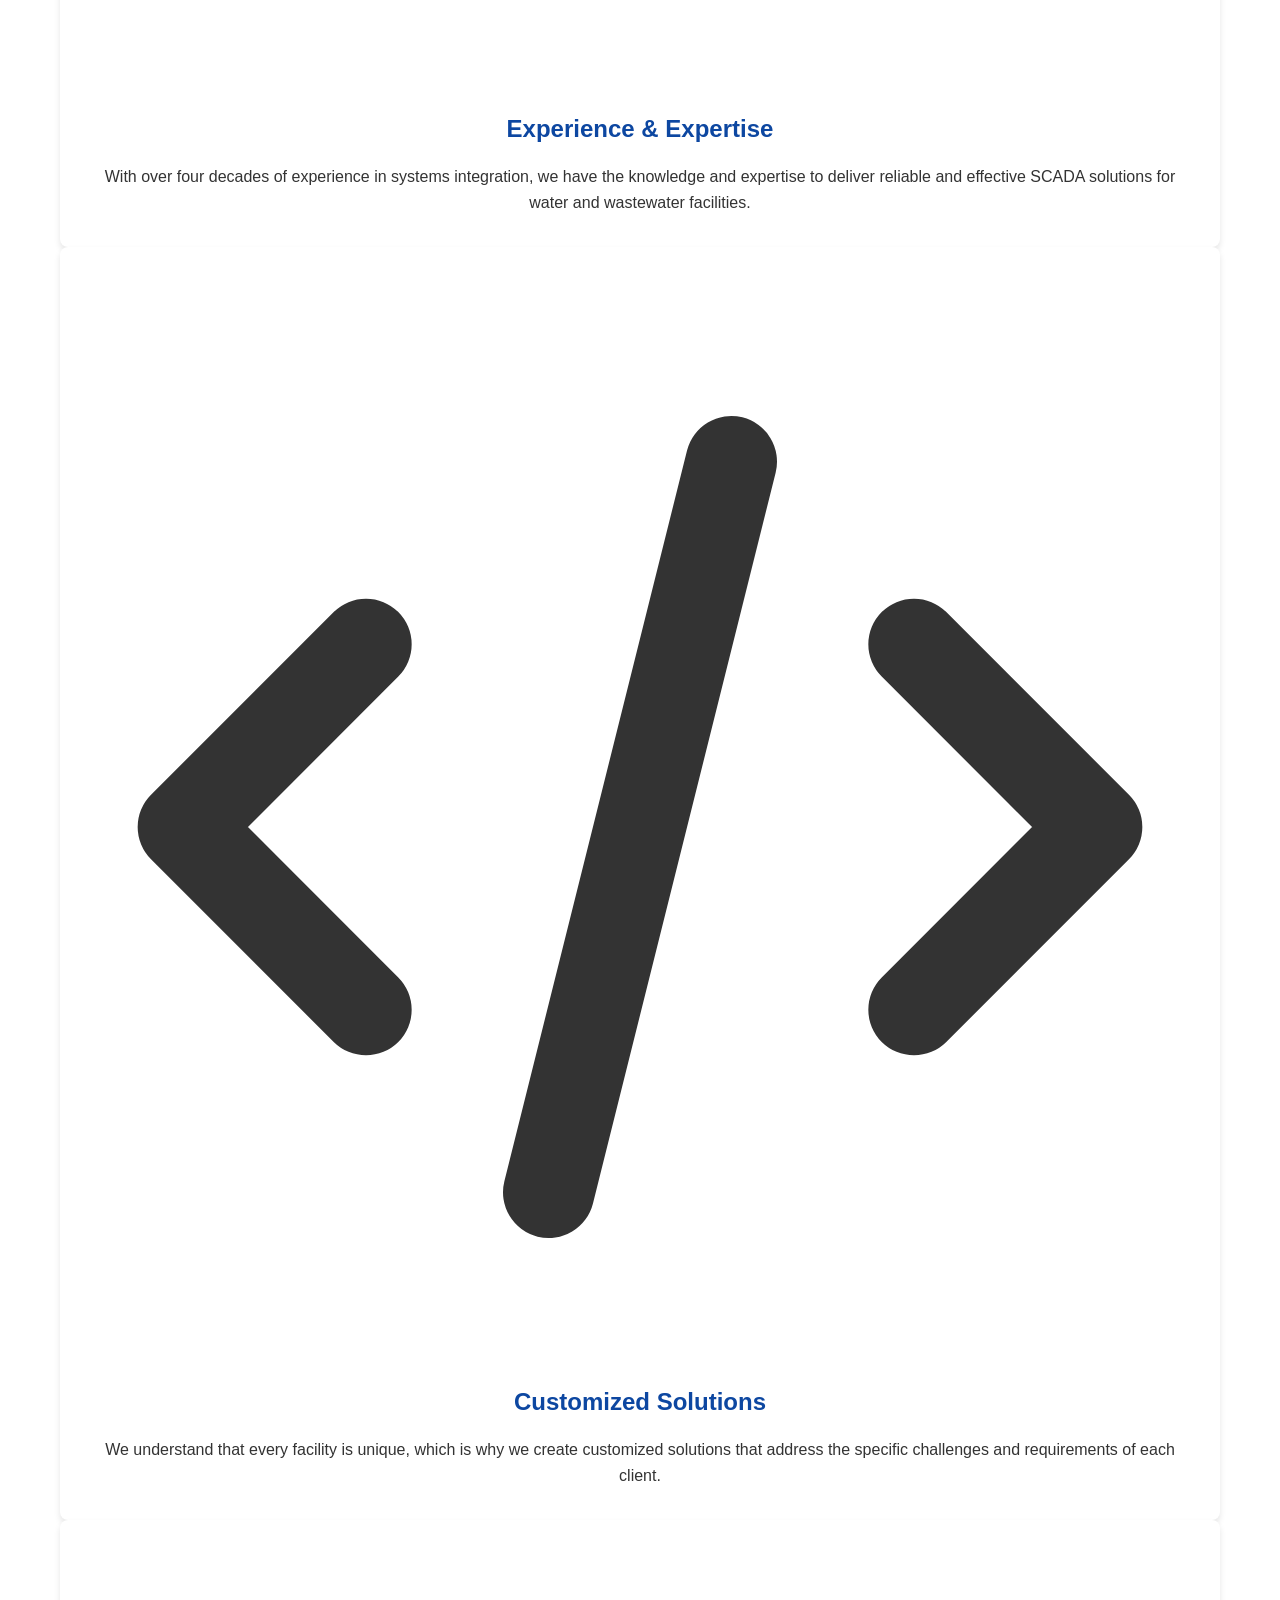
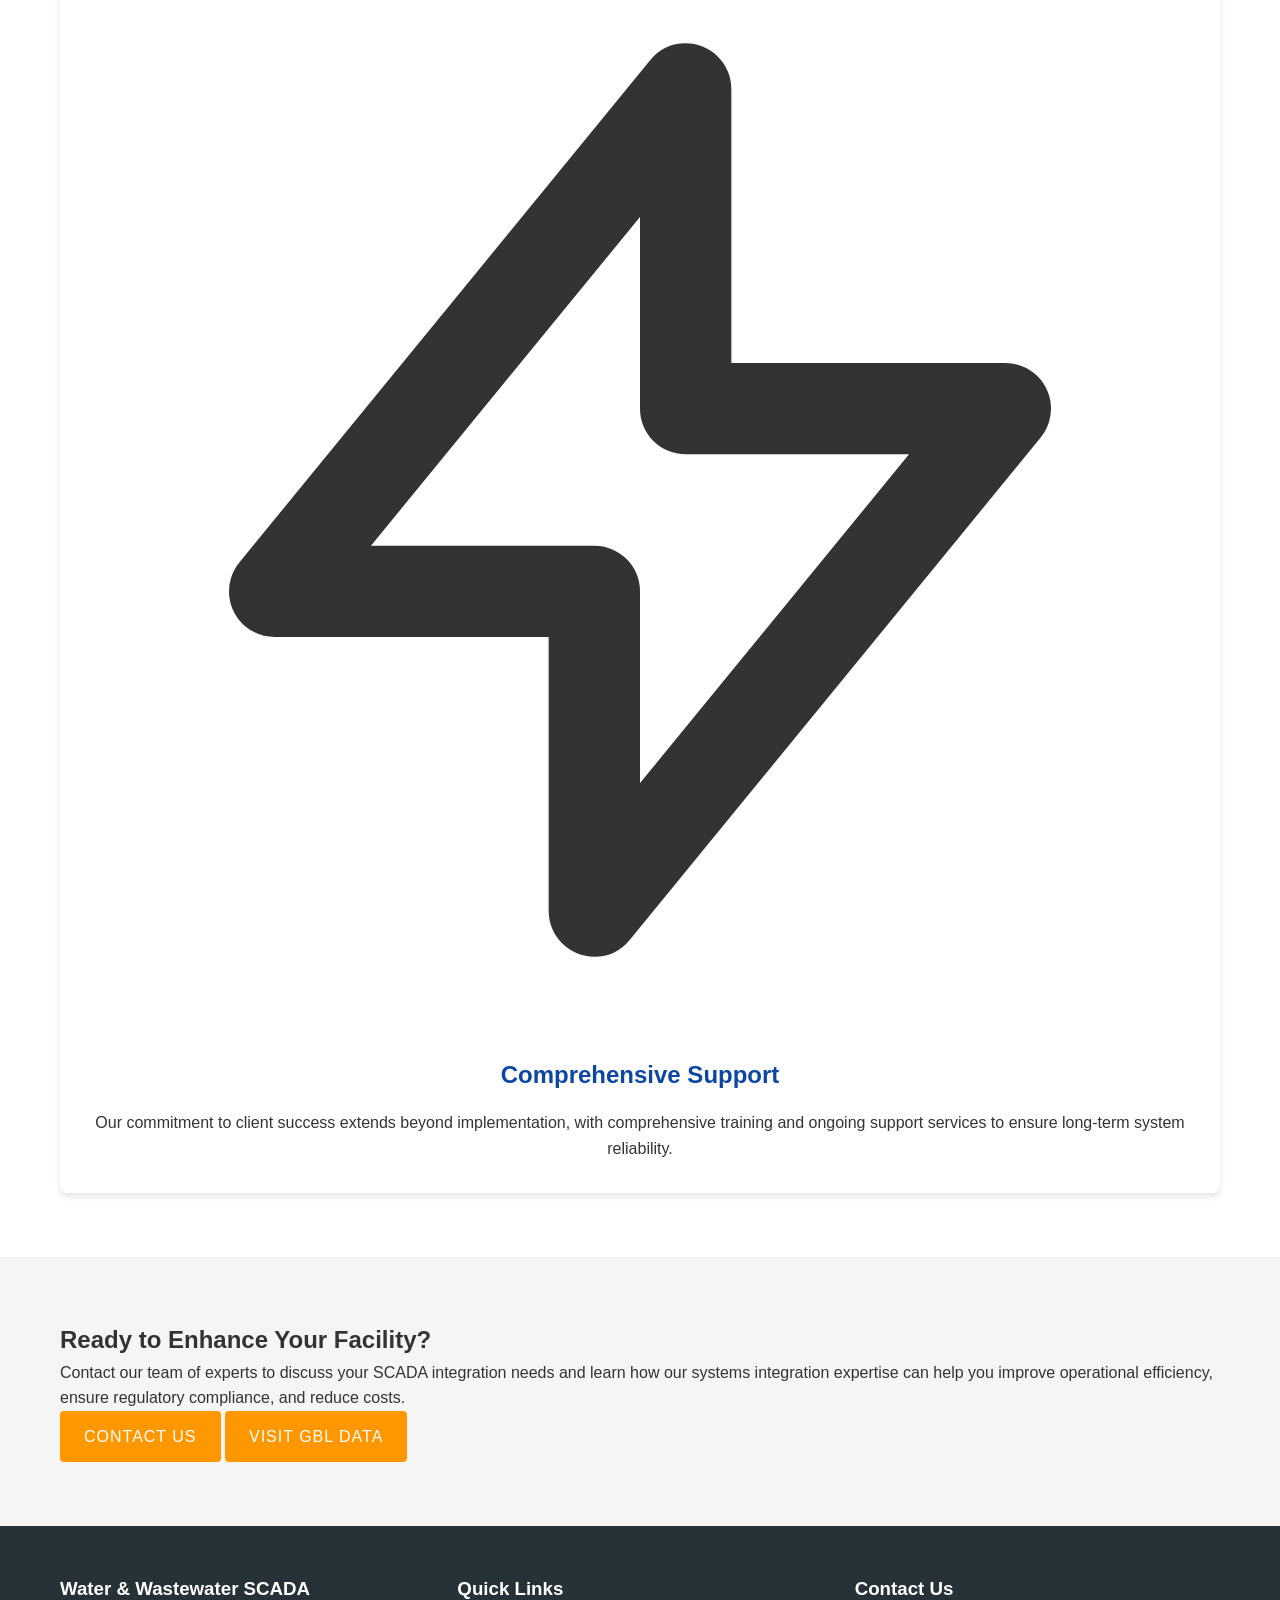
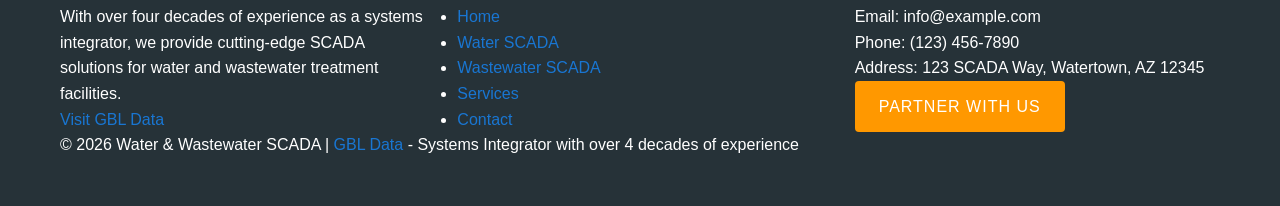
<file: services.html>
<!DOCTYPE html>
<html lang="en">
<head>
    <meta charset="UTF-8">
    <meta name="viewport" content="width=device-width, initial-scale=1.0">
    <title>SCADA Integration Services | Water & Wastewater SCADA</title>
    <meta name="description" content="Professional SCADA integration services for water and wastewater facilities. With over 4 decades of experience in systems integration.">
    <meta name="keywords" content="SCADA integration, water systems integration, wastewater systems integration, SCADA services, control systems integration">
    <link rel="stylesheet" href="css/styles.css">
</head>
<body>
    <header>
        <div class="container">
            <div class="logo">
                <h1>Water & Wastewater SCADA</h1>
            </div>
            <nav>
                <ul>
                    <li><a href="index.html">Home</a></li>
                    <li><a href="water-scada.html">Water SCADA</a></li>
                    <li><a href="wastewater-scada.html">Wastewater SCADA</a></li>
                    <li><a href="services.html" class="active">Services</a></li>
                    <li><a href="contact.html">Contact</a></li>
                </ul>
            </nav>
        </div>
    </header>

    <section class="hero reverse">
        <div class="container">
            <div class="hero-content">
                <h2>SCADA Integration Services</h2>
                <p>Comprehensive systems integration services for water and wastewater facilities, backed by over four decades of industry expertise.</p>
                <div class="hero-buttons">
                    <a href="contact.html" class="btn btn-primary">Request Consultation</a>
                </div>
            </div>
            <div class="hero-image experience-counter">
                <div class="counter-content">
                    <div class="counter-number">40+</div>
                    <div class="counter-text">Years of Experience</div>
                </div>
            </div>
        </div>
    </section>

    <section class="intro">
        <div class="container">
            <h2>Our Systems Integration Expertise</h2>
            <div class="content-box">
                <p>As a systems integrator with over four decades of experience, we specialize in designing, implementing, and maintaining SCADA systems for water and wastewater facilities of all sizes. Our team of experts works closely with facility operators to create customized solutions that meet specific operational requirements and regulatory standards.</p>
                <p>We understand the unique challenges faced by water and wastewater treatment facilities and have developed solutions that address these challenges while providing the flexibility to adapt to changing conditions and requirements. Our comprehensive approach includes system design, hardware and software integration, installation, commissioning, training, and ongoing support.</p>
                <p>Our partnership with <a href="https://www.gbl-data.com" target="_blank" rel="noopener noreferrer">GBL Data</a> allows us to leverage the latest technologies and industry best practices to deliver reliable, scalable, and user-friendly SCADA systems that enhance operational efficiency and reduce costs.</p>
            </div>
        </div>
    </section>

    <section class="services-detailed">
        <div class="container">
            <h2>Our Services</h2>
            <div class="services-grid">
                <div class="service-detailed-card">
                    <div class="service-header">
                        <h3>System Design & Engineering</h3>
                    </div>
                    <div class="service-body">
                        <p>Our engineering team works closely with facility operators to design SCADA systems that meet their specific requirements. We consider factors such as process complexity, regulatory requirements, and future expansion plans to create systems that are both effective and scalable.</p>
                        <ul class="service-list">
                            <li><span class="bullet">•</span> Requirements analysis and system specification</li>
                            <li><span class="bullet">•</span> Hardware and software selection</li>
                            <li><span class="bullet">•</span> Network architecture design</li>
                            <li><span class="bullet">•</span> Control panel design and fabrication</li>
                        </ul>
                    </div>
                </div>
                
                <div class="service-detailed-card">
                    <div class="service-header">
                        <h3>Implementation & Integration</h3>
                    </div>
                    <div class="service-body">
                        <p>Our implementation team handles all aspects of SCADA system installation and integration, ensuring seamless operation with existing equipment and processes. We follow industry best practices and rigorous quality control procedures to deliver reliable and effective systems.</p>
                        <ul class="service-list">
                            <li><span class="bullet">•</span> Hardware installation and configuration</li>
                            <li><span class="bullet">•</span> Software programming and customization</li>
                            <li><span class="bullet">•</span> Integration with existing systems</li>
                            <li><span class="bullet">•</span> Testing and commissioning</li>
                        </ul>
                    </div>
                </div>
                
                <div class="service-detailed-card">
                    <div class="service-header">
                        <h3>Training & Support</h3>
                    </div>
                    <div class="service-body">
                        <p>We provide comprehensive training for facility operators and maintenance staff, ensuring they have the knowledge and skills needed to effectively use and maintain the SCADA system. Our ongoing support services ensure that systems continue to operate reliably and efficiently.</p>
                        <ul class="service-list">
                            <li><span class="bullet">•</span> Operator and administrator training</li>
                            <li><span class="bullet">•</span> System documentation and manuals</li>
                            <li><span class="bullet">•</span> 24/7 technical support</li>
                            <li><span class="bullet">•</span> Preventive maintenance programs</li>
                        </ul>
                    </div>
                </div>
                
                <div class="service-detailed-card">
                    <div class="service-header">
                        <h3>System Upgrades & Expansion</h3>
                    </div>
                    <div class="service-body">
                        <p>As facilities grow and technology evolves, we help clients upgrade and expand their SCADA systems to meet changing requirements. Our approach ensures minimal disruption to ongoing operations while providing access to the latest technologies and capabilities.</p>
                        <ul class="service-list">
                            <li><span class="bullet">•</span> System assessment and upgrade planning</li>
                            <li><span class="bullet">•</span> Legacy system migration</li>
                            <li><span class="bullet">•</span> Capacity expansion</li>
                            <li><span class="bullet">•</span> Technology updates and enhancements</li>
                        </ul>
                    </div>
                </div>
            </div>
        </div>
    </section>

    <section class="why-choose-us">
        <div class="container">
            <h2>Why Choose Us</h2>
            <div class="content-box">
                <div class="features-grid">
                    <div class="feature">
                        <div class="feature-icon">
                            <svg xmlns="http://www.w3.org/2000/svg" class="icon" fill="none" viewBox="0 0 24 24" stroke="currentColor">
                                <path stroke-linecap="round" stroke-linejoin="round" stroke-width="2" d="M9 12l2 2 4-4m5.618-4.016A11.955 11.955 0 0112 2.944a11.955 11.955 0 01-8.618 3.04A12.02 12.02 0 003 9c0 5.591 3.824 10.29 9 11.622 5.176-1.332 9-6.03 9-11.622 0-1.042-.133-2.052-.382-3.016z" />
                            </svg>
                        </div>
                        <h3>Experience & Expertise</h3>
                        <p>With over four decades of experience in systems integration, we have the knowledge and expertise to deliver reliable and effective SCADA solutions for water and wastewater facilities.</p>
                    </div>
                    
                    <div class="feature">
                        <div class="feature-icon">
                            <svg xmlns="http://www.w3.org/2000/svg" class="icon" fill="none" viewBox="0 0 24 24" stroke="currentColor">
                                <path stroke-linecap="round" stroke-linejoin="round" stroke-width="2" d="M10 20l4-16m4 4l4 4-4 4M6 16l-4-4 4-4" />
                            </svg>
                        </div>
                        <h3>Customized Solutions</h3>
                        <p>We understand that every facility is unique, which is why we create customized solutions that address the specific challenges and requirements of each client.</p>
                    </div>
                    
                    <div class="feature">
                        <div class="feature-icon">
                            <svg xmlns="http://www.w3.org/2000/svg" class="icon" fill="none" viewBox="0 0 24 24" stroke="currentColor">
                                <path stroke-linecap="round" stroke-linejoin="round" stroke-width="2" d="M13 10V3L4 14h7v7l9-11h-7z" />
                            </svg>
                        </div>
                        <h3>Comprehensive Support</h3>
                        <p>Our commitment to client success extends beyond implementation, with comprehensive training and ongoing support services to ensure long-term system reliability.</p>
                    </div>
                </div>
            </div>
        </div>
    </section>

    <section class="contact-cta">
        <div class="container">
            <h2>Ready to Enhance Your Facility?</h2>
            <div class="content-box">
                <p>Contact our team of experts to discuss your SCADA integration needs and learn how our systems integration expertise can help you improve operational efficiency, ensure regulatory compliance, and reduce costs.</p>
                <div class="cta-buttons">
                    <a href="contact.html" class="btn btn-primary">Contact Us</a>
                    <a href="https://www.gbl-data.com" target="_blank" rel="noopener noreferrer" class="btn btn-secondary">Visit GBL Data</a>
                </div>
            </div>
        </div>
    </section>

    <footer>
        <div class="container">
            <div class="footer-content">
                <div class="footer-section">
                    <h3>Water & Wastewater SCADA</h3>
                    <p>With over four decades of experience as a systems integrator, we provide cutting-edge SCADA solutions for water and wastewater treatment facilities.</p>
                    <a href="https://www.gbl-data.com" target="_blank" rel="noopener noreferrer">Visit GBL Data</a>
                </div>
                <div class="footer-section">
                    <h3>Quick Links</h3>
                    <ul>
                        <li><a href="index.html">Home</a></li>
                        <li><a href="water-scada.html">Water SCADA</a></li>
                        <li><a href="wastewater-scada.html">Wastewater SCADA</a></li>
                        <li><a href="services.html">Services</a></li>
                        <li><a href="contact.html">Contact</a></li>
                    </ul>
                </div>
                <div class="footer-section">
                    <h3>Contact Us</h3>
                    <p>Email: info@example.com</p>
                    <p>Phone: (123) 456-7890</p>
                    <p>Address: 123 SCADA Way, Watertown, AZ 12345</p>
                    <a href="https://www.gbl-data.com" target="_blank" rel="noopener noreferrer" class="btn btn-primary">Partner with Us</a>
                </div>
            </div>
            <div class="footer-bottom">
                <p>&copy; <script>document.write(new Date().getFullYear())</script> Water & Wastewater SCADA | <a href="https://www.gbl-data.com" target="_blank" rel="noopener noreferrer">GBL Data</a> - Systems Integrator with over 4 decades of experience</p>
            </div>
        </div>
    </footer>

    <script src="js/script.js"></script>
</body>
</html>
</file>
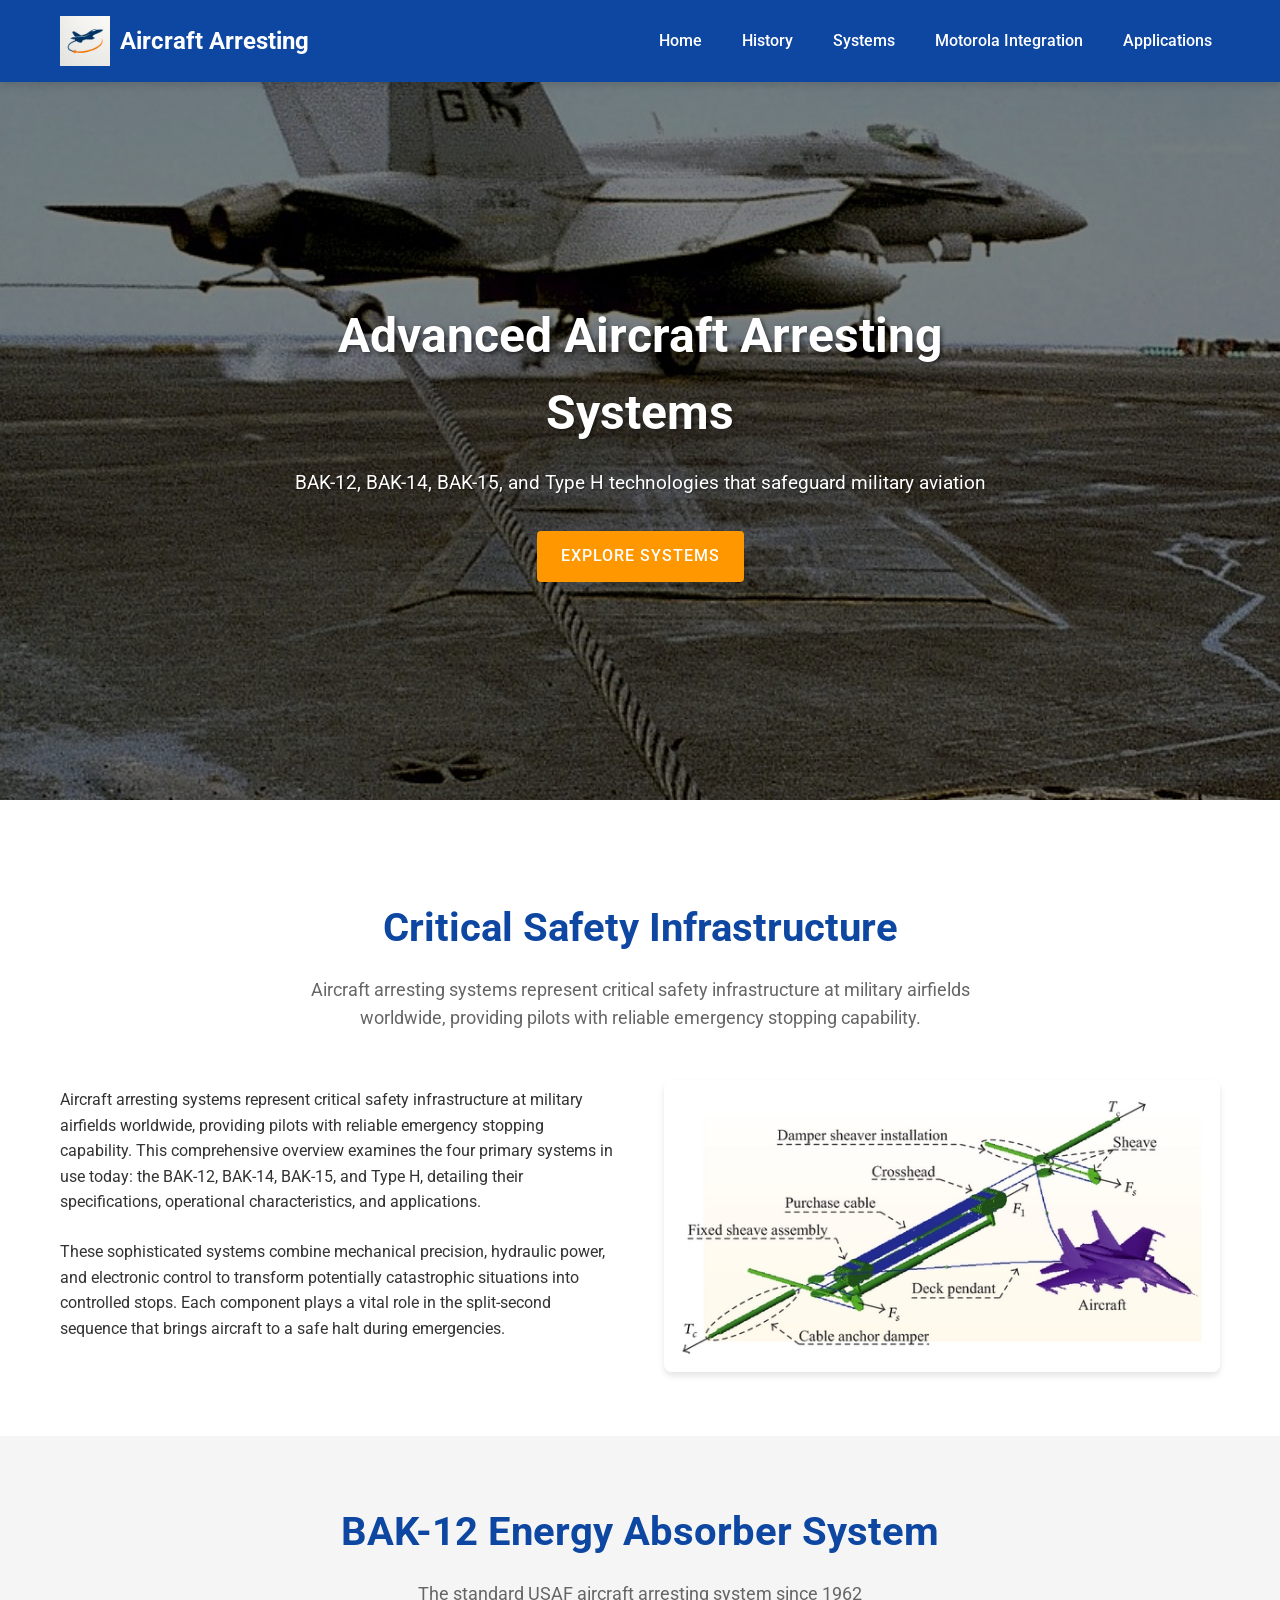
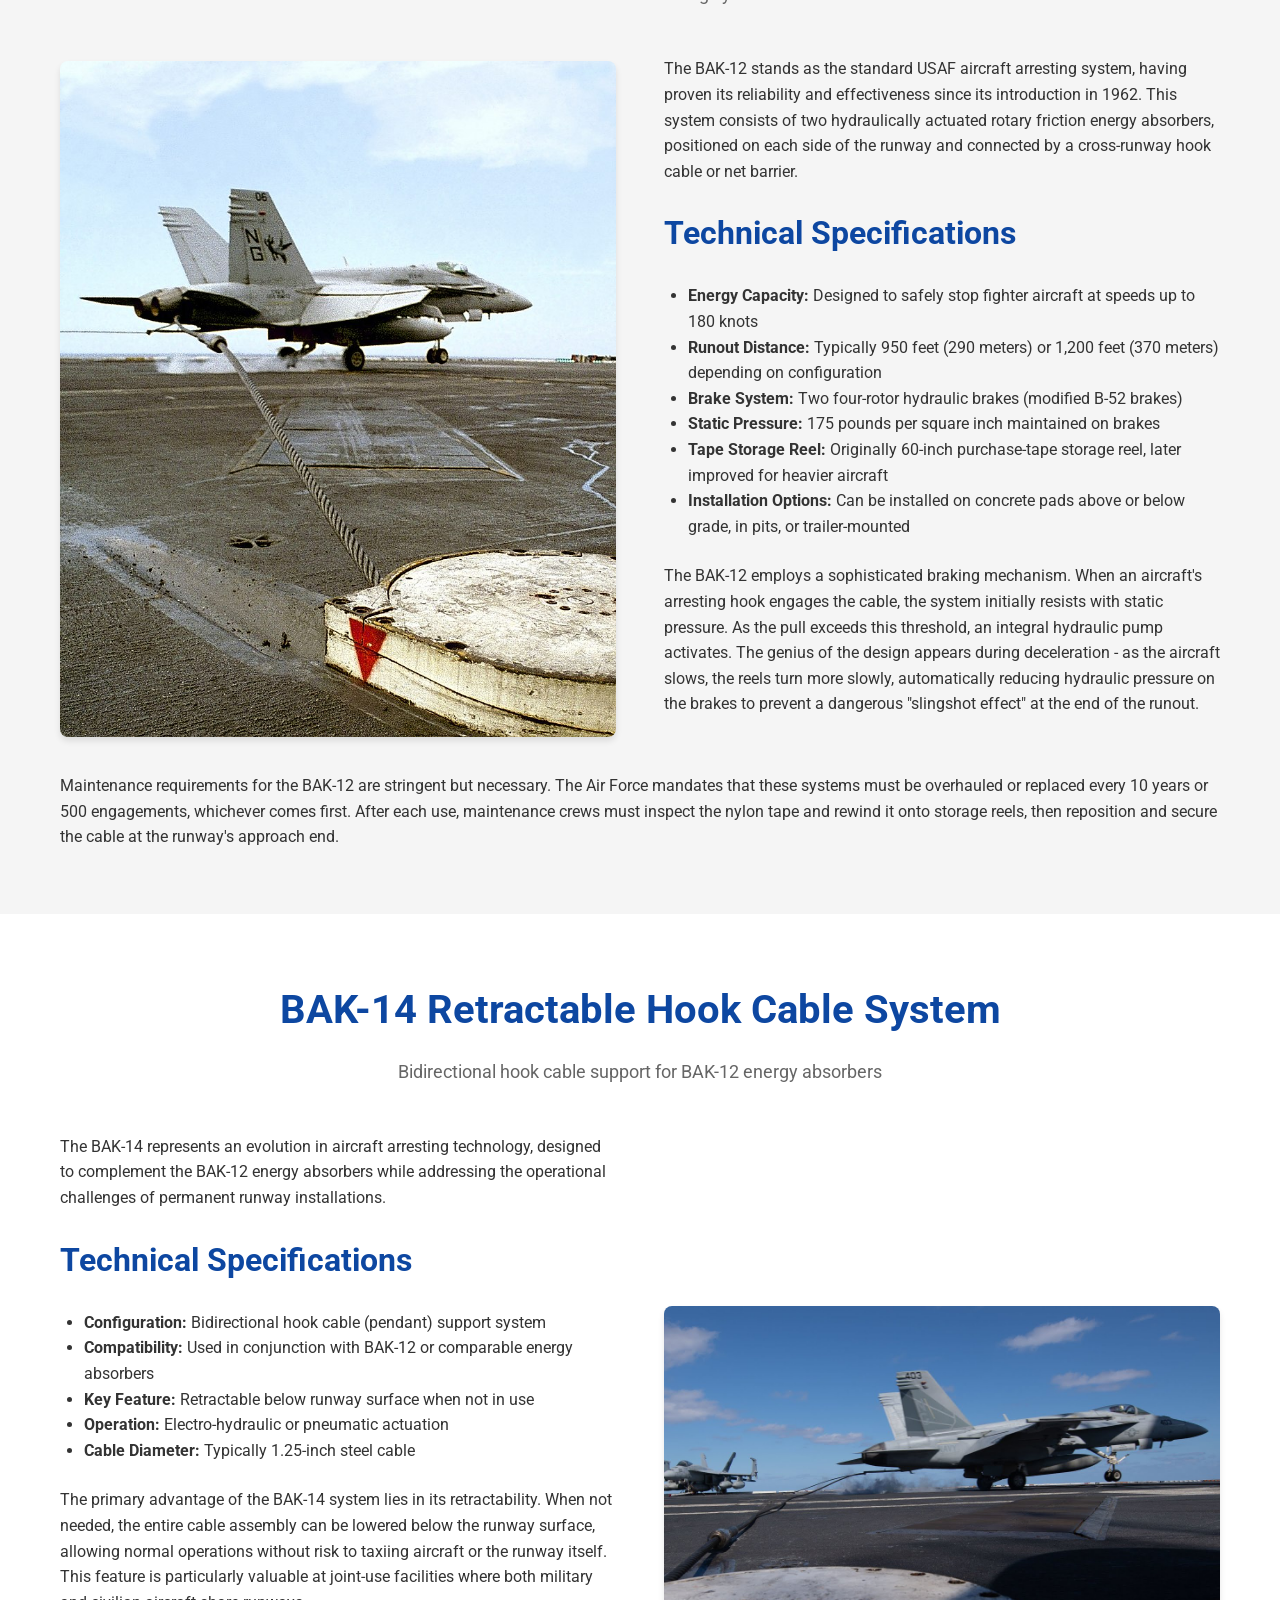
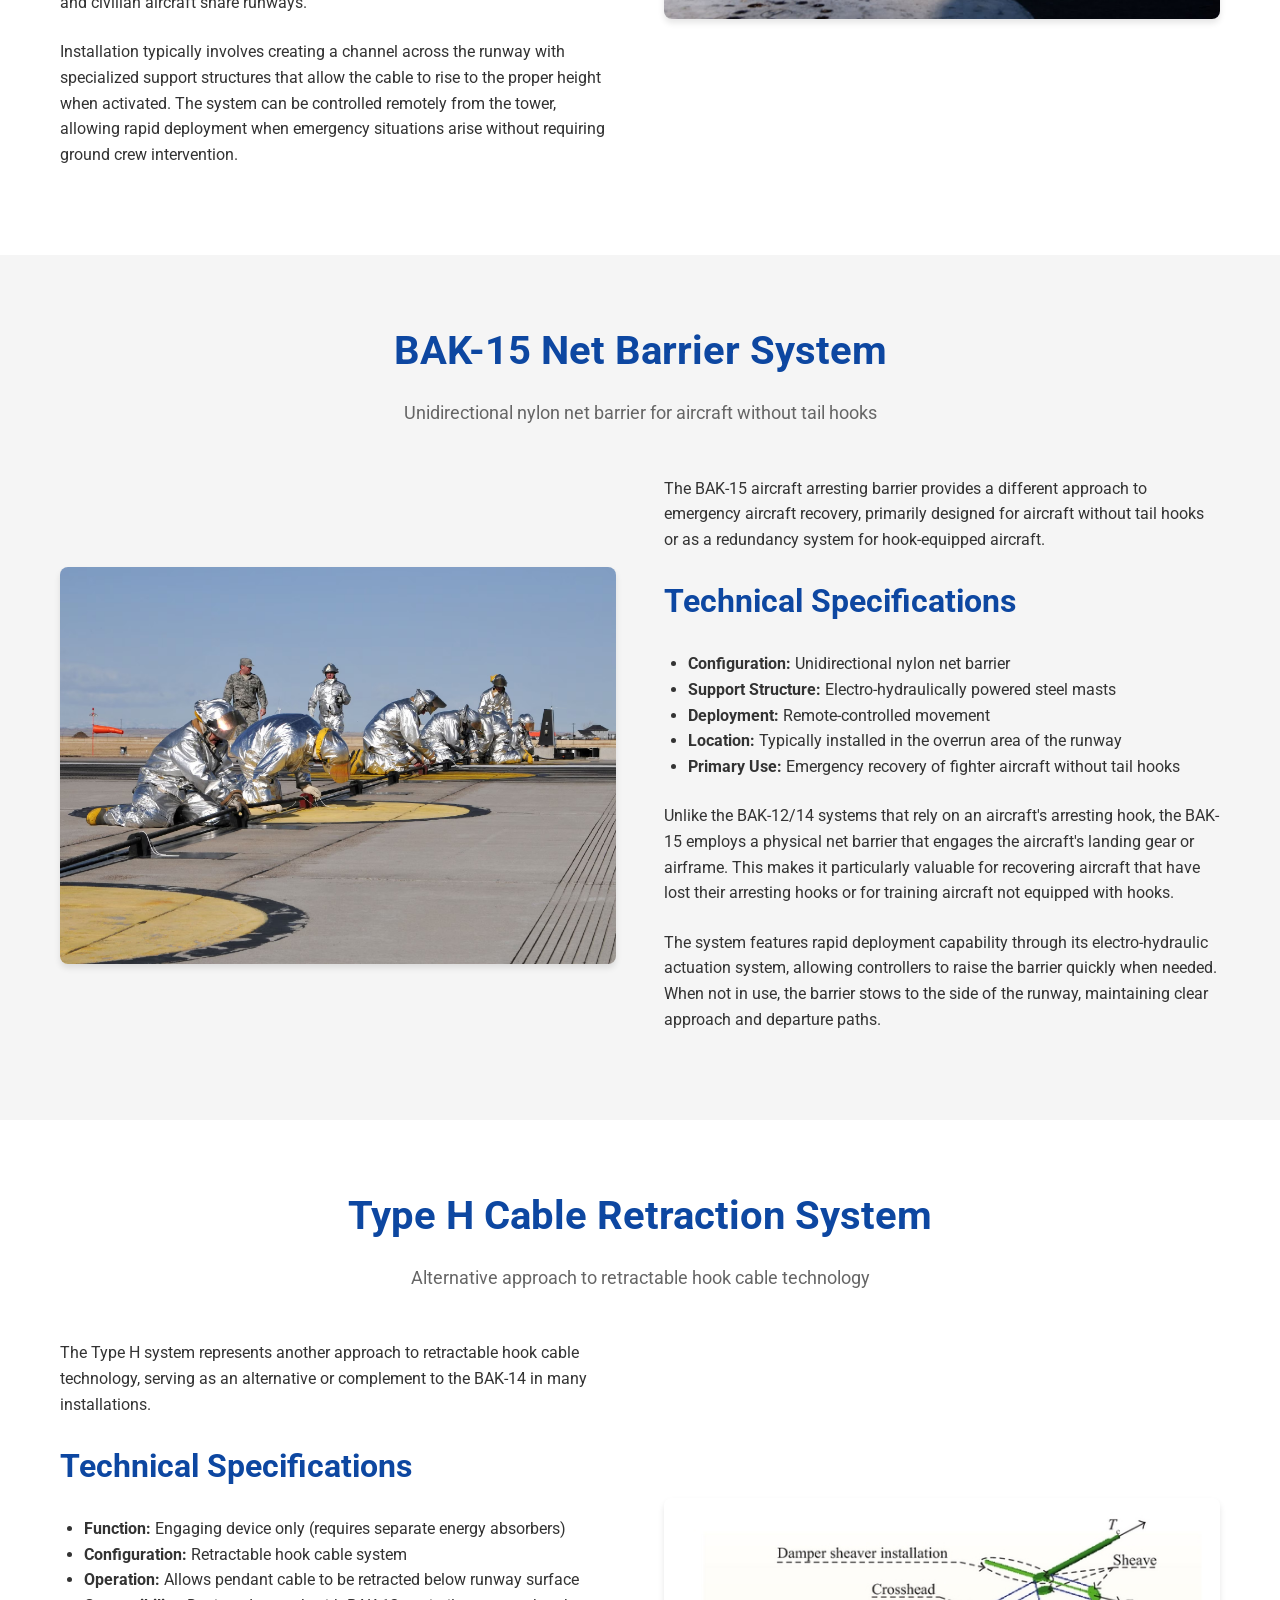
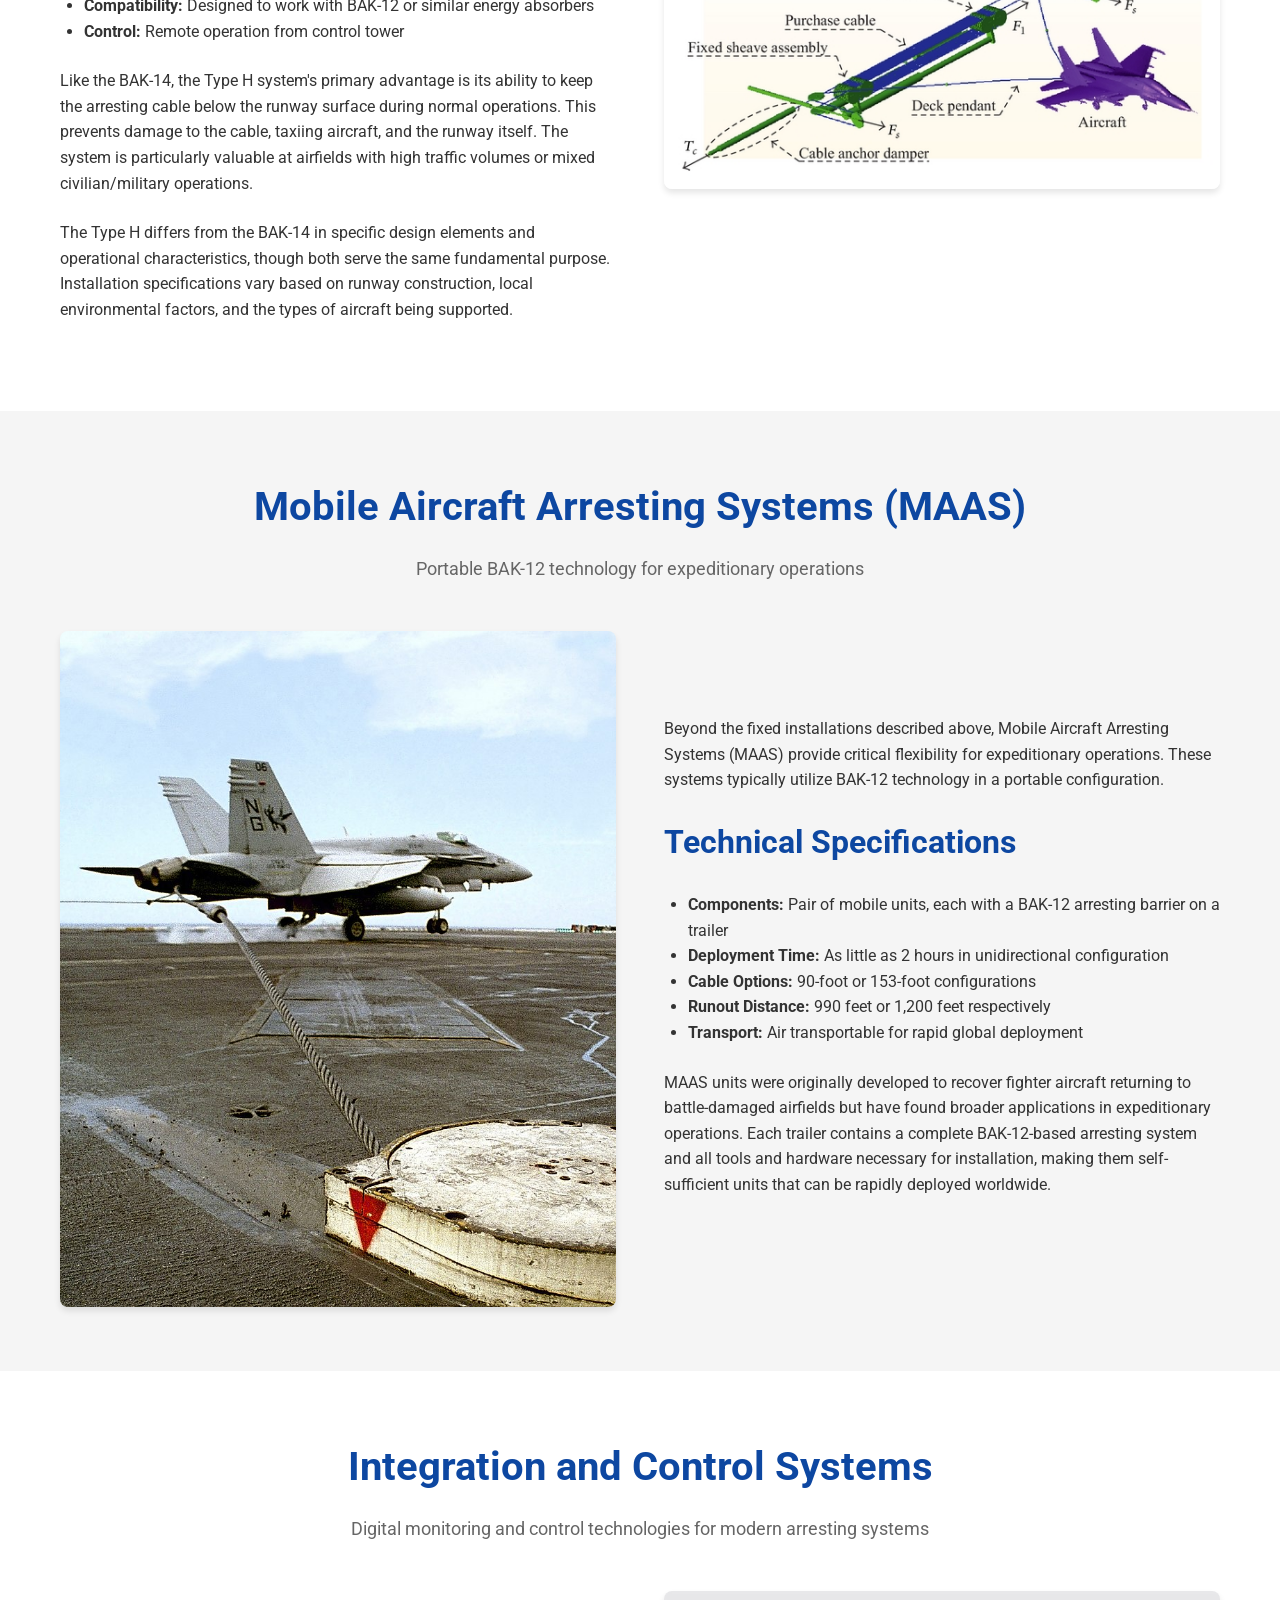
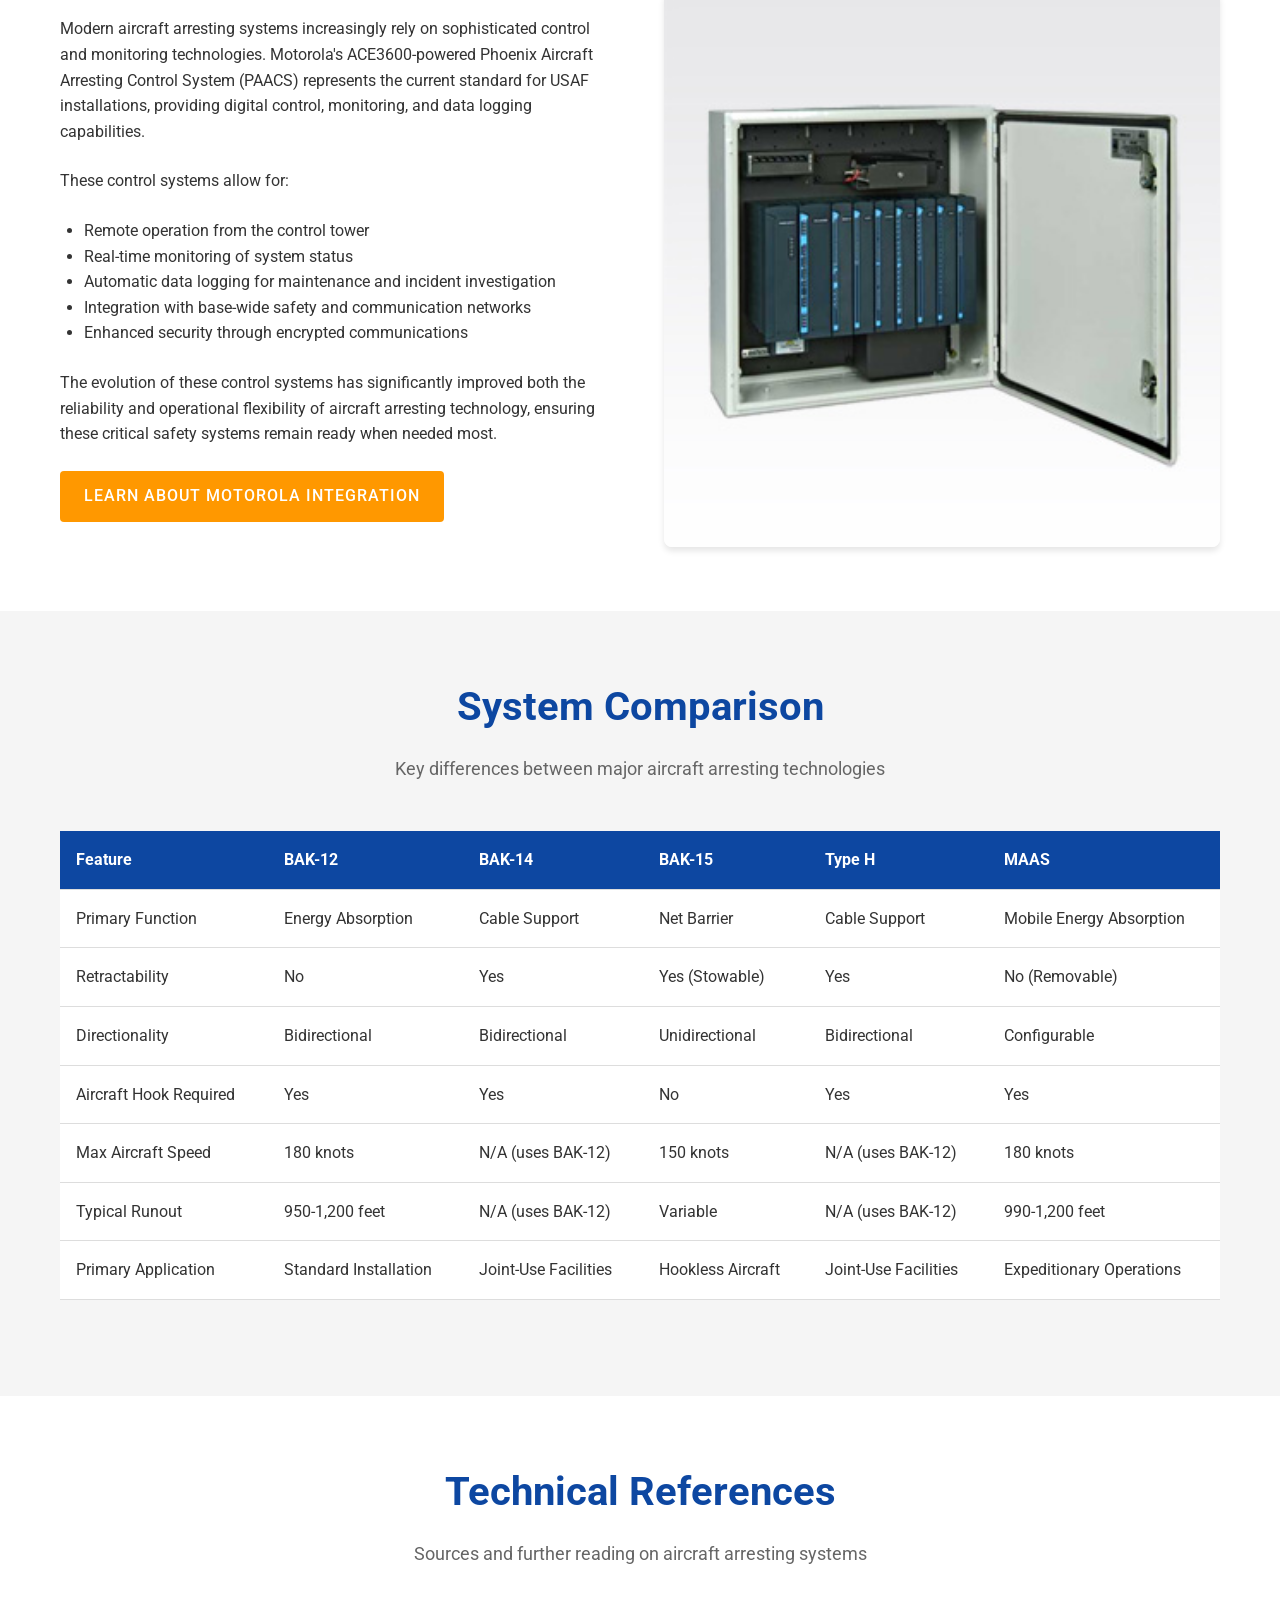
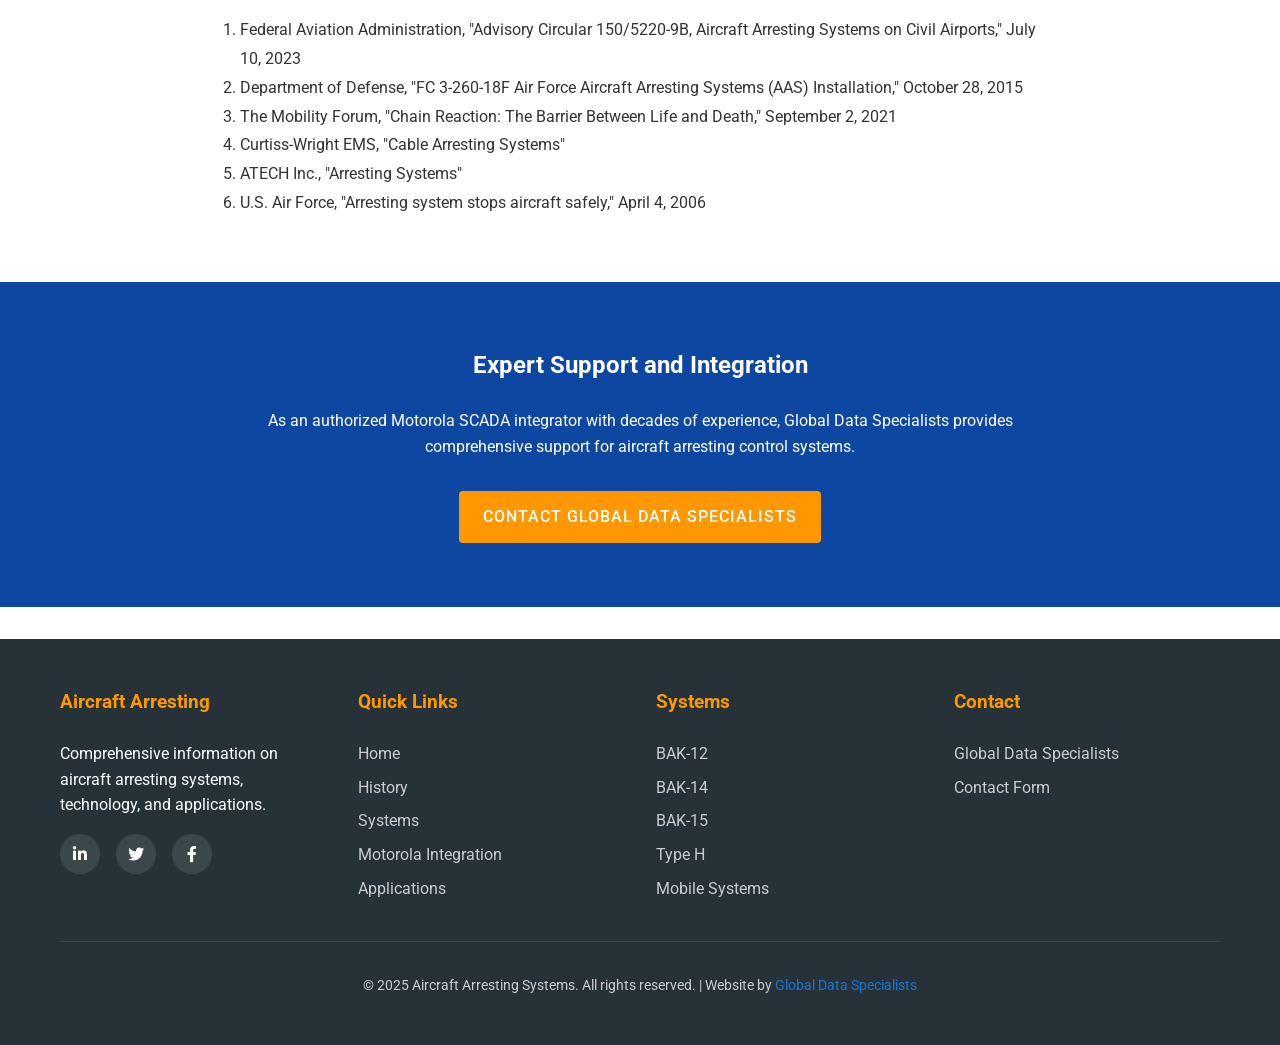
<file: systems.html>
<!DOCTYPE html>
<html lang="en">
<head>
    <meta charset="UTF-8">
    <meta name="viewport" content="width=device-width, initial-scale=1.0">
    <meta name="description" content="Detailed information on BAK-12, BAK-14, BAK-15, and Type H aircraft arresting systems. Learn about specifications, operational characteristics, and integration capabilities.">
    <meta name="keywords" content="BAK-12, BAK-14, BAK-15, Type H, aircraft arresting system, energy absorber, hook cable, runway safety">
    <meta name="author" content="Global Data Specialists">
    
    <!-- Open Graph / Social Media Meta Tags -->
    <meta property="og:title" content="Aircraft Arresting Systems | BAK-12, BAK-14, BAK-15, and Type H Technologies">
    <meta property="og:description" content="Comprehensive technical information on BAK-12, BAK-14, BAK-15, and Type H aircraft arresting systems used at military airfields worldwide.">
    <meta property="og:type" content="website">
    <meta property="og:url" content="https://www.aircraftarresting.com/systems.html">
    <meta property="og:image" content="https://www.aircraftarresting.com/images/bak-12-aircraft-arresting-gear-system.jpeg">
    
    <!-- Canonical URL -->
    <link rel="canonical" href="https://www.aircraftarresting.com/systems.html">
    
    <!-- Favicon -->
    <link rel="icon" href="images/aircraft-arresting-website-logo.png" type="image/png">
    
    <!-- CSS -->
    <link rel="stylesheet" href="css/styles.css">
    <link rel="stylesheet" href="https://cdnjs.cloudflare.com/ajax/libs/font-awesome/6.0.0-beta3/css/all.min.css">
    <link href="https://fonts.googleapis.com/css2?family=Roboto:wght@300;400;500;700&display=swap" rel="stylesheet">
    
    <title>Aircraft Arresting Systems | BAK-12, BAK-14, BAK-15, and Type H Technologies</title>
</head>
<body>
    <!-- Header -->
    <header>
        <div class="container header-container">
            <div class="logo">
                <img src="images/aircraft-arresting-website-logo.png" alt="Aircraft Arresting Systems Logo">
                <h1>Aircraft Arresting</h1>
            </div>
            <button class="nav-toggle" aria-label="Toggle navigation">
                <i class="fas fa-bars"></i>
            </button>
            <nav>
                <ul>
                    <li><a href="index.html">Home</a></li>
                    <li><a href="history.html">History</a></li>
                    <li><a href="systems.html" class="active">Systems</a></li>
                    <li><a href="motorola.html">Motorola Integration</a></li>
                    <li><a href="applications.html">Applications</a></li>
                </ul>
            </nav>
        </div>
    </header>

    <!-- Hero Section -->
    <section class="hero" style="background-image: url('images/bak-12-aircraft-arresting-gear-system.jpeg');">
        <div class="hero-content">
            <h2>Advanced Aircraft Arresting Systems</h2>
            <p>BAK-12, BAK-14, BAK-15, and Type H technologies that safeguard military aviation</p>
            <a href="#overview" class="btn">Explore Systems</a>
        </div>
    </section>

    <!-- Main Content -->
    <main>
        <!-- Overview Section -->
        <section id="overview">
            <div class="container">
                <div class="section-header">
                    <h2>Critical Safety Infrastructure</h2>
                    <p>Aircraft arresting systems represent critical safety infrastructure at military airfields worldwide, providing pilots with reliable emergency stopping capability.</p>
                </div>
                <div class="content-layout">
                    <div class="content-text">
                        <p>Aircraft arresting systems represent critical safety infrastructure at military airfields worldwide, providing pilots with reliable emergency stopping capability. This comprehensive overview examines the four primary systems in use today: the BAK-12, BAK-14, BAK-15, and Type H, detailing their specifications, operational characteristics, and applications.</p>
                        <p>These sophisticated systems combine mechanical precision, hydraulic power, and electronic control to transform potentially catastrophic situations into controlled stops. Each component plays a vital role in the split-second sequence that brings aircraft to a safe halt during emergencies.</p>
                    </div>
                    <div class="content-image">
                        <img src="images/aircraft-arresting-system-technical-diagram.jpg" alt="Technical diagram of aircraft arresting system showing cable, energy absorbers, and engagement process">
                    </div>
                </div>
            </div>
        </section>

        <!-- BAK-12 Section -->
        <section id="bak-12" style="background-color: var(--light-bg);">
            <div class="container">
                <div class="section-header">
                    <h2>BAK-12 Energy Absorber System</h2>
                    <p>The standard USAF aircraft arresting system since 1962</p>
                </div>
                <div class="content-layout">
                    <div class="content-image">
                        <img src="images/bak-12-aircraft-arresting-gear-system.jpeg" alt="BAK-12 aircraft arresting system installation showing energy absorber components">
                    </div>
                    <div class="content-text">
                        <p>The BAK-12 stands as the standard USAF aircraft arresting system, having proven its reliability and effectiveness since its introduction in 1962. This system consists of two hydraulically actuated rotary friction energy absorbers, positioned on each side of the runway and connected by a cross-runway hook cable or net barrier.</p>
                        <h3>Technical Specifications</h3>
                        <ul style="margin-bottom: 1.5rem; padding-left: 1.5rem;">
                            <li><strong>Energy Capacity:</strong> Designed to safely stop fighter aircraft at speeds up to 180 knots</li>
                            <li><strong>Runout Distance:</strong> Typically 950 feet (290 meters) or 1,200 feet (370 meters) depending on configuration</li>
                            <li><strong>Brake System:</strong> Two four-rotor hydraulic brakes (modified B-52 brakes)</li>
                            <li><strong>Static Pressure:</strong> 175 pounds per square inch maintained on brakes</li>
                            <li><strong>Tape Storage Reel:</strong> Originally 60-inch purchase-tape storage reel, later improved for heavier aircraft</li>
                            <li><strong>Installation Options:</strong> Can be installed on concrete pads above or below grade, in pits, or trailer-mounted</li>
                        </ul>
                        <p>The BAK-12 employs a sophisticated braking mechanism. When an aircraft's arresting hook engages the cable, the system initially resists with static pressure. As the pull exceeds this threshold, an integral hydraulic pump activates. The genius of the design appears during deceleration - as the aircraft slows, the reels turn more slowly, automatically reducing hydraulic pressure on the brakes to prevent a dangerous "slingshot effect" at the end of the runout.</p>
                    </div>
                </div>
                <div style="margin-top: 2rem;">
                    <p>Maintenance requirements for the BAK-12 are stringent but necessary. The Air Force mandates that these systems must be overhauled or replaced every 10 years or 500 engagements, whichever comes first. After each use, maintenance crews must inspect the nylon tape and rewind it onto storage reels, then reposition and secure the cable at the runway's approach end.</p>
                </div>
            </div>
        </section>

        <!-- BAK-14 Section -->
        <section id="bak-14">
            <div class="container">
                <div class="section-header">
                    <h2>BAK-14 Retractable Hook Cable System</h2>
                    <p>Bidirectional hook cable support for BAK-12 energy absorbers</p>
                </div>
                <div class="content-layout">
                    <div class="content-text">
                        <p>The BAK-14 represents an evolution in aircraft arresting technology, designed to complement the BAK-12 energy absorbers while addressing the operational challenges of permanent runway installations.</p>
                        <h3>Technical Specifications</h3>
                        <ul style="margin-bottom: 1.5rem; padding-left: 1.5rem;">
                            <li><strong>Configuration:</strong> Bidirectional hook cable (pendant) support system</li>
                            <li><strong>Compatibility:</strong> Used in conjunction with BAK-12 or comparable energy absorbers</li>
                            <li><strong>Key Feature:</strong> Retractable below runway surface when not in use</li>
                            <li><strong>Operation:</strong> Electro-hydraulic or pneumatic actuation</li>
                            <li><strong>Cable Diameter:</strong> Typically 1.25-inch steel cable</li>
                        </ul>
                        <p>The primary advantage of the BAK-14 system lies in its retractability. When not needed, the entire cable assembly can be lowered below the runway surface, allowing normal operations without risk to taxiing aircraft or the runway itself. This feature is particularly valuable at joint-use facilities where both military and civilian aircraft share runways.</p>
                        <p>Installation typically involves creating a channel across the runway with specialized support structures that allow the cable to rise to the proper height when activated. The system can be controlled remotely from the tower, allowing rapid deployment when emergency situations arise without requiring ground crew intervention.</p>
                    </div>
                    <div class="content-image">
                        <img src="images/aircraft-arresting-cable-runway-installation.jpeg" alt="Aircraft arresting cable installation on military runway showing BAK-14 system">
                    </div>
                </div>
            </div>
        </section>

        <!-- BAK-15 Section -->
        <section id="bak-15" style="background-color: var(--light-bg);">
            <div class="container">
                <div class="section-header">
                    <h2>BAK-15 Net Barrier System</h2>
                    <p>Unidirectional nylon net barrier for aircraft without tail hooks</p>
                </div>
                <div class="content-layout">
                    <div class="content-image">
                        <img src="images/aircraft-arresting-system-fighter-jet-landing.jpeg" alt="Military fighter jet engaging aircraft arresting cable during emergency landing">
                    </div>
                    <div class="content-text">
                        <p>The BAK-15 aircraft arresting barrier provides a different approach to emergency aircraft recovery, primarily designed for aircraft without tail hooks or as a redundancy system for hook-equipped aircraft.</p>
                        <h3>Technical Specifications</h3>
                        <ul style="margin-bottom: 1.5rem; padding-left: 1.5rem;">
                            <li><strong>Configuration:</strong> Unidirectional nylon net barrier</li>
                            <li><strong>Support Structure:</strong> Electro-hydraulically powered steel masts</li>
                            <li><strong>Deployment:</strong> Remote-controlled movement</li>
                            <li><strong>Location:</strong> Typically installed in the overrun area of the runway</li>
                            <li><strong>Primary Use:</strong> Emergency recovery of fighter aircraft without tail hooks</li>
                        </ul>
                        <p>Unlike the BAK-12/14 systems that rely on an aircraft's arresting hook, the BAK-15 employs a physical net barrier that engages the aircraft's landing gear or airframe. This makes it particularly valuable for recovering aircraft that have lost their arresting hooks or for training aircraft not equipped with hooks.</p>
                        <p>The system features rapid deployment capability through its electro-hydraulic actuation system, allowing controllers to raise the barrier quickly when needed. When not in use, the barrier stows to the side of the runway, maintaining clear approach and departure paths.</p>
                    </div>
                </div>
            </div>
        </section>

        <!-- Type H Section -->
        <section id="type-h">
            <div class="container">
                <div class="section-header">
                    <h2>Type H Cable Retraction System</h2>
                    <p>Alternative approach to retractable hook cable technology</p>
                </div>
                <div class="content-layout">
                    <div class="content-text">
                        <p>The Type H system represents another approach to retractable hook cable technology, serving as an alternative or complement to the BAK-14 in many installations.</p>
                        <h3>Technical Specifications</h3>
                        <ul style="margin-bottom: 1.5rem; padding-left: 1.5rem;">
                            <li><strong>Function:</strong> Engaging device only (requires separate energy absorbers)</li>
                            <li><strong>Configuration:</strong> Retractable hook cable system</li>
                            <li><strong>Operation:</strong> Allows pendant cable to be retracted below runway surface</li>
                            <li><strong>Compatibility:</strong> Designed to work with BAK-12 or similar energy absorbers</li>
                            <li><strong>Control:</strong> Remote operation from control tower</li>
                        </ul>
                        <p>Like the BAK-14, the Type H system's primary advantage is its ability to keep the arresting cable below the runway surface during normal operations. This prevents damage to the cable, taxiing aircraft, and the runway itself. The system is particularly valuable at airfields with high traffic volumes or mixed civilian/military operations.</p>
                        <p>The Type H differs from the BAK-14 in specific design elements and operational characteristics, though both serve the same fundamental purpose. Installation specifications vary based on runway construction, local environmental factors, and the types of aircraft being supported.</p>
                    </div>
                    <div class="content-image">
                        <img src="images/aircraft-arresting-system-technical-diagram.jpg" alt="Technical diagram of aircraft arresting system showing cable, energy absorbers, and engagement process">
                    </div>
                </div>
            </div>
        </section>

        <!-- MAAS Section -->
        <section id="maas" style="background-color: var(--light-bg);">
            <div class="container">
                <div class="section-header">
                    <h2>Mobile Aircraft Arresting Systems (MAAS)</h2>
                    <p>Portable BAK-12 technology for expeditionary operations</p>
                </div>
                <div class="content-layout">
                    <div class="content-image">
                        <img src="images/bak-12-aircraft-arresting-gear-system.jpeg" alt="BAK-12 aircraft arresting system installation showing energy absorber components">
                    </div>
                    <div class="content-text">
                        <p>Beyond the fixed installations described above, Mobile Aircraft Arresting Systems (MAAS) provide critical flexibility for expeditionary operations. These systems typically utilize BAK-12 technology in a portable configuration.</p>
                        <h3>Technical Specifications</h3>
                        <ul style="margin-bottom: 1.5rem; padding-left: 1.5rem;">
                            <li><strong>Components:</strong> Pair of mobile units, each with a BAK-12 arresting barrier on a trailer</li>
                            <li><strong>Deployment Time:</strong> As little as 2 hours in unidirectional configuration</li>
                            <li><strong>Cable Options:</strong> 90-foot or 153-foot configurations</li>
                            <li><strong>Runout Distance:</strong> 990 feet or 1,200 feet respectively</li>
                            <li><strong>Transport:</strong> Air transportable for rapid global deployment</li>
                        </ul>
                        <p>MAAS units were originally developed to recover fighter aircraft returning to battle-damaged airfields but have found broader applications in expeditionary operations. Each trailer contains a complete BAK-12-based arresting system and all tools and hardware necessary for installation, making them self-sufficient units that can be rapidly deployed worldwide.</p>
                    </div>
                </div>
            </div>
        </section>

        <!-- Integration Section -->
        <section id="integration">
            <div class="container">
                <div class="section-header">
                    <h2>Integration and Control Systems</h2>
                    <p>Digital monitoring and control technologies for modern arresting systems</p>
                </div>
                <div class="content-layout">
                    <div class="content-text">
                        <p>Modern aircraft arresting systems increasingly rely on sophisticated control and monitoring technologies. Motorola's ACE3600-powered Phoenix Aircraft Arresting Control System (PAACS) represents the current standard for USAF installations, providing digital control, monitoring, and data logging capabilities.</p>
                        <p>These control systems allow for:</p>
                        <ul style="margin-bottom: 1.5rem; padding-left: 1.5rem;">
                            <li>Remote operation from the control tower</li>
                            <li>Real-time monitoring of system status</li>
                            <li>Automatic data logging for maintenance and incident investigation</li>
                            <li>Integration with base-wide safety and communication networks</li>
                            <li>Enhanced security through encrypted communications</li>
                        </ul>
                        <p>The evolution of these control systems has significantly improved both the reliability and operational flexibility of aircraft arresting technology, ensuring these critical safety systems remain ready when needed most.</p>
                        <a href="motorola.html" class="btn">Learn About Motorola Integration</a>
                    </div>
                    <div class="content-image">
                        <img src="images/motorola-ace3600-aircraft-arresting-control.jpg" alt="Motorola ACE3600 control system integrated with aircraft arresting equipment">
                    </div>
                </div>
            </div>
        </section>

        <!-- Comparison Table Section -->
        <section id="comparison" style="background-color: var(--light-bg);">
            <div class="container">
                <div class="section-header">
                    <h2>System Comparison</h2>
                    <p>Key differences between major aircraft arresting technologies</p>
                </div>
                <div class="table-container">
                    <table>
                        <thead>
                            <tr>
                                <th>Feature</th>
                                <th>BAK-12</th>
                                <th>BAK-14</th>
                                <th>BAK-15</th>
                                <th>Type H</th>
                                <th>MAAS</th>
                            </tr>
                        </thead>
                        <tbody>
                            <tr>
                                <td>Primary Function</td>
                                <td>Energy Absorption</td>
                                <td>Cable Support</td>
                                <td>Net Barrier</td>
                                <td>Cable Support</td>
                                <td>Mobile Energy Absorption</td>
                            </tr>
                            <tr>
                                <td>Retractability</td>
                                <td>No</td>
                                <td>Yes</td>
                                <td>Yes (Stowable)</td>
                                <td>Yes</td>
                                <td>No (Removable)</td>
                            </tr>
                            <tr>
                                <td>Directionality</td>
                                <td>Bidirectional</td>
                                <td>Bidirectional</td>
                                <td>Unidirectional</td>
                                <td>Bidirectional</td>
                                <td>Configurable</td>
                            </tr>
                            <tr>
                                <td>Aircraft Hook Required</td>
                                <td>Yes</td>
                                <td>Yes</td>
                                <td>No</td>
                                <td>Yes</td>
                                <td>Yes</td>
                            </tr>
                            <tr>
                                <td>Max Aircraft Speed</td>
                                <td>180 knots</td>
                                <td>N/A (uses BAK-12)</td>
                                <td>150 knots</td>
                                <td>N/A (uses BAK-12)</td>
                                <td>180 knots</td>
                            </tr>
                            <tr>
                                <td>Typical Runout</td>
                                <td>950-1,200 feet</td>
                                <td>N/A (uses BAK-12)</td>
                                <td>Variable</td>
                                <td>N/A (uses BAK-12)</td>
                                <td>990-1,200 feet</td>
                            </tr>
                            <tr>
                                <td>Primary Application</td>
                                <td>Standard Installation</td>
                                <td>Joint-Use Facilities</td>
                                <td>Hookless Aircraft</td>
                                <td>Joint-Use Facilities</td>
                                <td>Expeditionary Operations</td>
                            </tr>
                        </tbody>
                    </table>
                </div>
            </div>
        </section>

        <!-- References Section -->
        <section id="references">
            <div class="container">
                <div class="section-header">
                    <h2>Technical References</h2>
                    <p>Sources and further reading on aircraft arresting systems</p>
                </div>
                <div style="max-width: 800px; margin: 0 auto;">
                    <ol style="line-height: 1.8;">
                        <li>Federal Aviation Administration, "Advisory Circular 150/5220-9B, Aircraft Arresting Systems on Civil Airports," July 10, 2023</li>
                        <li>Department of Defense, "FC 3-260-18F Air Force Aircraft Arresting Systems (AAS) Installation," October 28, 2015</li>
                        <li>The Mobility Forum, "Chain Reaction: The Barrier Between Life and Death," September 2, 2021</li>
                        <li>Curtiss-Wright EMS, "Cable Arresting Systems"</li>
                        <li>ATECH Inc., "Arresting Systems"</li>
                        <li>U.S. Air Force, "Arresting system stops aircraft safely," April 4, 2006</li>
                    </ol>
                </div>
            </div>
        </section>

        <!-- CTA Section -->
        <section id="cta" style="background-color: var(--primary-color); color: var(--white); text-align: center; padding: 4rem 0;">
            <div class="container">
                <h2 style="color: var(--white); margin-bottom: 1.5rem;">Expert Support and Integration</h2>
                <p style="margin-bottom: 2rem; max-width: 800px; margin-left: auto; margin-right: auto;">As an authorized Motorola SCADA integrator with decades of experience, Global Data Specialists provides comprehensive support for aircraft arresting control systems.</p>
                <a href="https://www.gbl-data.com" target="_blank" rel="noopener noreferrer" class="btn" style="background-color: var(--accent-color);">Contact Global Data Specialists</a>
            </div>
        </section>
    </main>

    <!-- Footer -->
    <footer>
        <div class="container">
            <div class="footer-content">
                <div class="footer-column">
                    <h3>Aircraft Arresting</h3>
                    <p>Comprehensive information on aircraft arresting systems, technology, and applications.</p>
                    <div class="social-links">
                        <a href="#" aria-label="LinkedIn"><i class="fab fa-linkedin-in"></i></a>
                        <a href="#" aria-label="Twitter"><i class="fab fa-twitter"></i></a>
                        <a href="#" aria-label="Facebook"><i class="fab fa-facebook-f"></i></a>
                    </div>
                </div>
                <div class="footer-column">
                    <h3>Quick Links</h3>
                    <ul>
                        <li><a href="index.html">Home</a></li>
                        <li><a href="history.html">History</a></li>
                        <li><a href="systems.html">Systems</a></li>
                        <li><a href="motorola.html">Motorola Integration</a></li>
                        <li><a href="applications.html">Applications</a></li>
                    </ul>
                </div>
                <div class="footer-column">
                    <h3>Systems</h3>
                    <ul>
                        <li><a href="systems.html#bak-12">BAK-12</a></li>
                        <li><a href="systems.html#bak-14">BAK-14</a></li>
                        <li><a href="systems.html#bak-15">BAK-15</a></li>
                        <li><a href="systems.html#type-h">Type H</a></li>
                        <li><a href="systems.html#maas">Mobile Systems</a></li>
                    </ul>
                </div>
                <div class="footer-column">
                    <h3>Contact</h3>
                    <ul>
                        <li><a href="https://www.gbl-data.com" target="_blank" rel="noopener noreferrer">Global Data Specialists</a></li>
                        <li><a href="https://www.gbl-data.com/contact" target="_blank" rel="noopener noreferrer">Contact Form</a></li>
                    </ul>
                </div>
            </div>
            <div class="copyright">
                <p>&copy; 2025 Aircraft Arresting Systems. All rights reserved. | Website by <a href="https://www.gbl-data.com" target="_blank" rel="noopener noreferrer">Global Data Specialists</a></p>
            </div>
        </div>
    </footer>

    <!-- JavaScript -->
    <script src="js/main.js"></script>
    
    <!-- Structured Data for SEO -->
    <script type="application/ld+json">
    {
        "@context": "https://schema.org",
        "@type": "WebPage",
        "name": "Aircraft Arresting Systems | BAK-12, BAK-14, BAK-15, and Type H Technologies",
        "description": "Comprehensive technical information on BAK-12, BAK-14, BAK-15, and Type H aircraft arresting systems used at military airfields worldwide.",
        "publisher": {
            "@type": "Organization",
            "name": "Global Data Specialists",
            "logo": {
                "@type": "ImageObject",
                "url": "https://www.aircraftarresting.com/images/aircraft-arresting-website-logo.png"
            }
        },
        "mainEntity": {
            "@type": "TechArticle",
            "headline": "Advanced Aircraft Arresting Systems: BAK-12, BAK-14, BAK-15, and Type H",
            "author": {
                "@type": "Organization",
                "name": "Global Data Specialists"
            },
            "publisher": {
                "@type": "Organization",
                "name": "Global Data Specialists",
                "logo": {
                    "@type": "ImageObject",
                    "url": "https://www.aircraftarresting.com/images/aircraft-arresting-website-logo.png"
                }
            },
            "datePublished": "2025-05-23",
            "image": "https://www.aircraftarresting.com/images/bak-12-aircraft-arresting-gear-system.jpeg"
        }
    }
    </script>
</body>
</html>
</file>
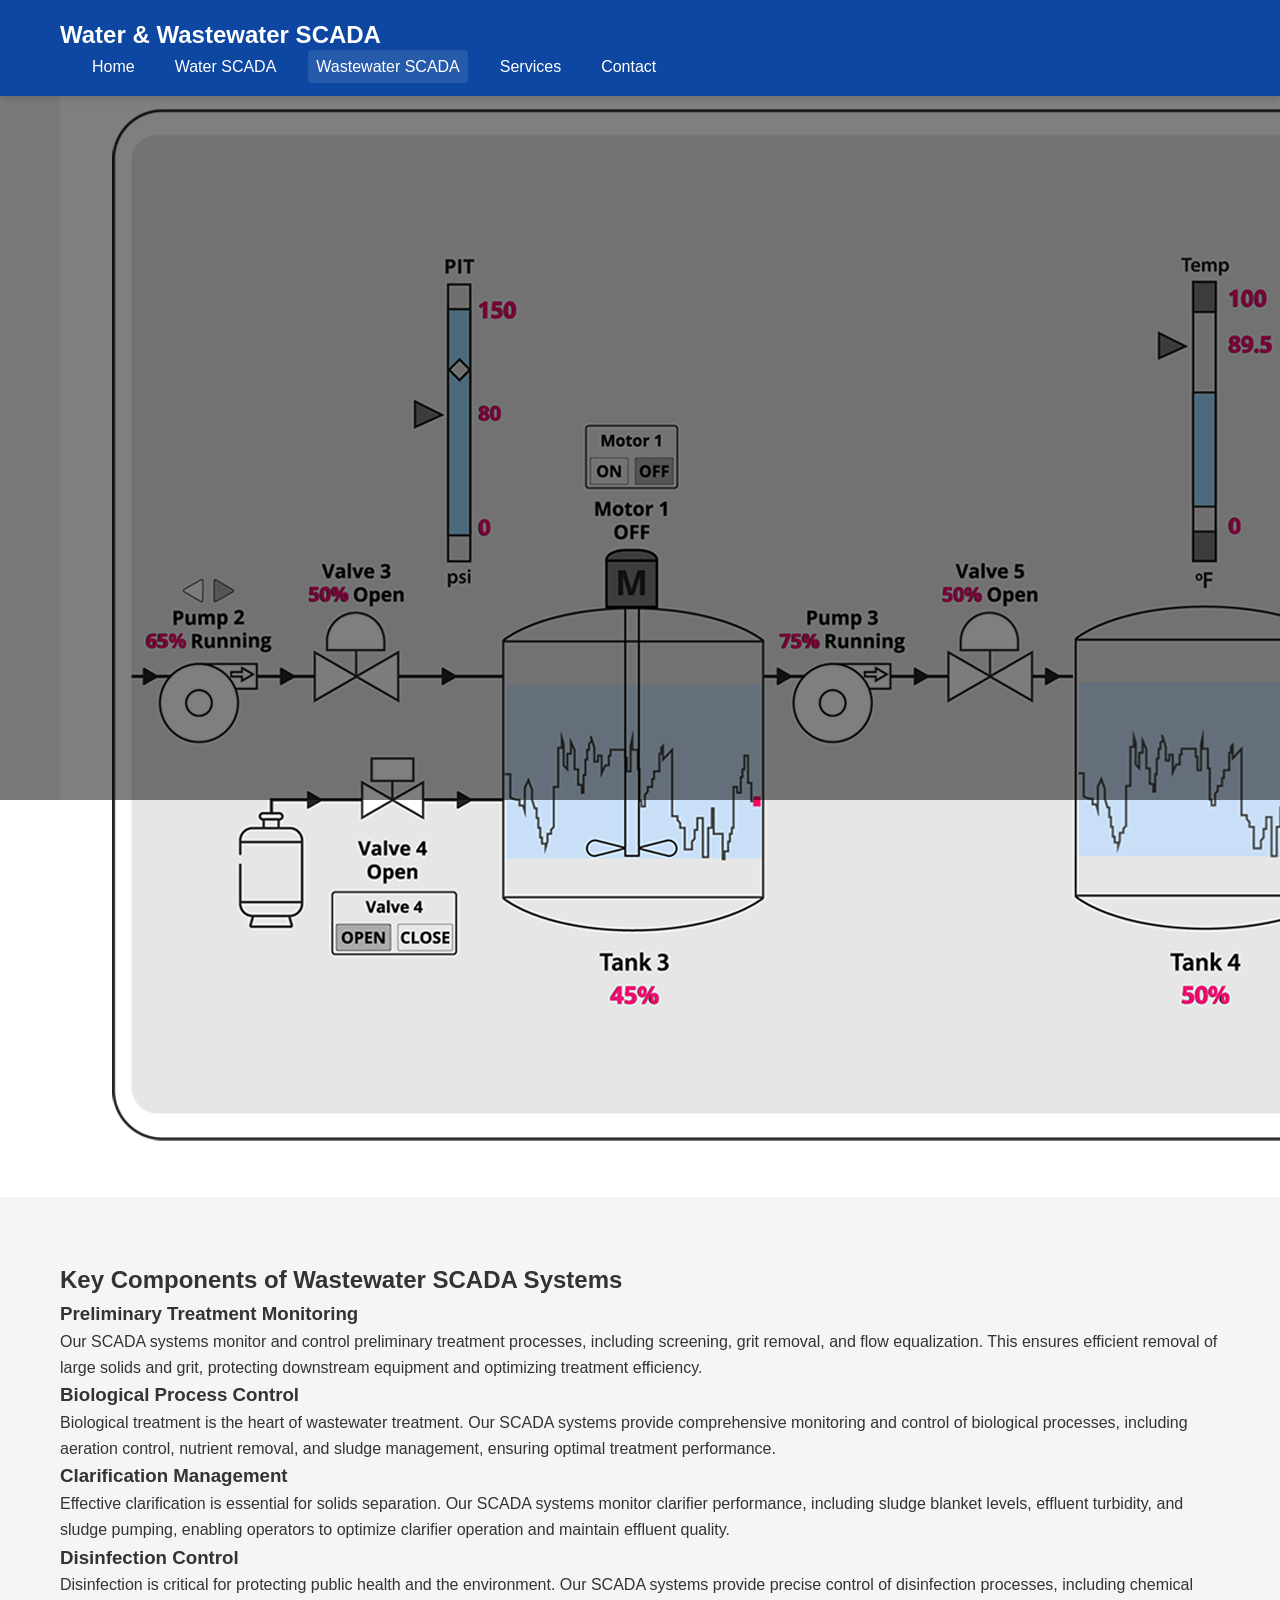
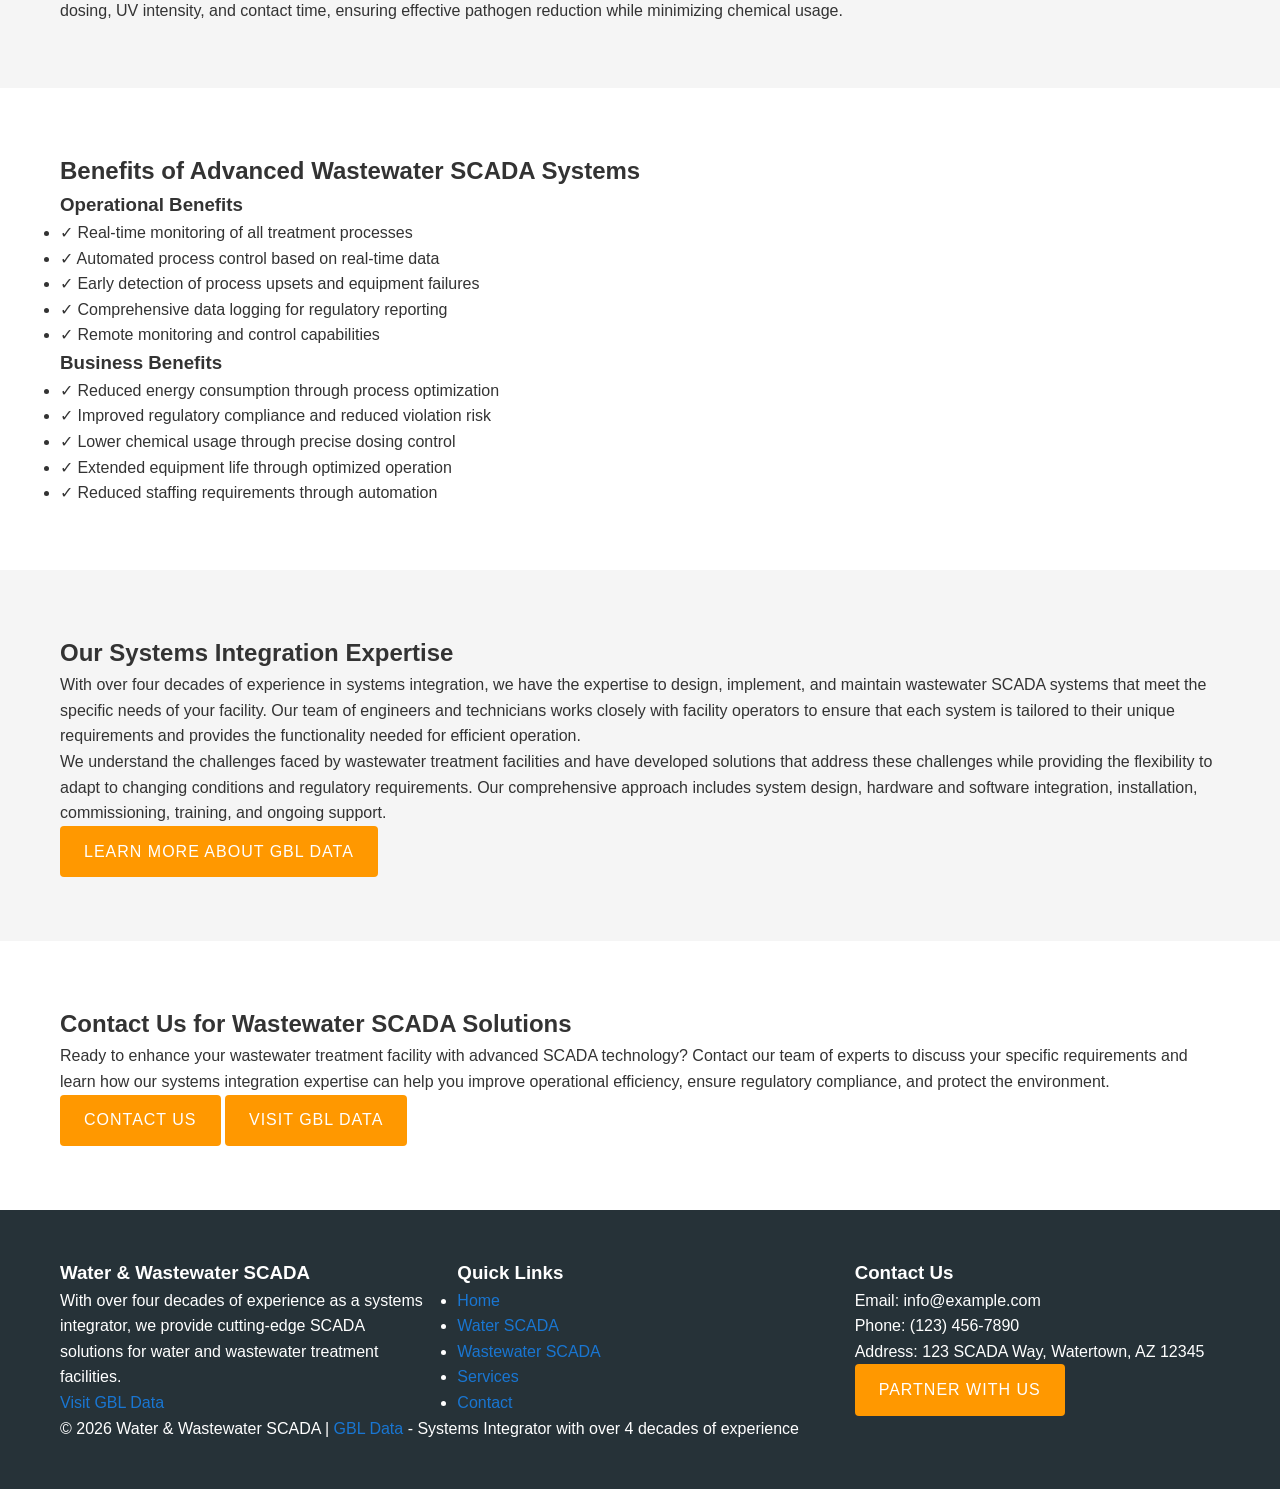
<file: wastewater-scada.html>
<!DOCTYPE html>
<html lang="en">
<head>
    <meta charset="UTF-8">
    <meta name="viewport" content="width=device-width, initial-scale=1.0">
    <title>Wastewater SCADA Systems | Water & Wastewater SCADA</title>
    <meta name="description" content="Comprehensive SCADA solutions for wastewater treatment facilities. Monitor and control wastewater processes with our expert systems integration.">
    <meta name="keywords" content="wastewater SCADA, wastewater treatment automation, wastewater monitoring systems, wastewater control systems, wastewater treatment SCADA">
    <link rel="stylesheet" href="css/styles.css">
</head>
<body>
    <header>
        <div class="container">
            <div class="logo">
                <h1>Water & Wastewater SCADA</h1>
            </div>
            <nav>
                <ul>
                    <li><a href="index.html">Home</a></li>
                    <li><a href="water-scada.html">Water SCADA</a></li>
                    <li><a href="wastewater-scada.html" class="active">Wastewater SCADA</a></li>
                    <li><a href="services.html">Services</a></li>
                    <li><a href="contact.html">Contact</a></li>
                </ul>
            </nav>
        </div>
    </header>

    <section class="hero">
        <div class="container">
            <div class="hero-content">
                <h2>Wastewater Treatment SCADA Systems</h2>
                <p>Advanced monitoring and control solutions for wastewater treatment facilities, implemented by systems integration experts with over four decades of experience.</p>
                <div class="hero-buttons">
                    <a href="contact.html" class="btn btn-primary">Request Consultation</a>
                </div>
            </div>
            <div class="hero-image">
                <img src="images/wastewater_treatment_dashboard.png" alt="Wastewater treatment SCADA dashboard showing real-time monitoring">
            </div>
        </div>
    </section>

    <section class="intro">
        <div class="container">
            <h2>Wastewater Treatment SCADA Applications</h2>
            <div class="content-box">
                <p>Wastewater treatment facilities face unique challenges in monitoring and controlling complex biological and chemical processes. Our SCADA systems provide comprehensive monitoring and control capabilities for all aspects of wastewater treatment, from preliminary treatment to final discharge, ensuring regulatory compliance and operational efficiency.</p>
                <p>Modern wastewater treatment requires precise control of multiple processes working in concert. Our SCADA solutions integrate seamlessly with existing equipment and provide the real-time data and control capabilities needed to optimize treatment processes, reduce energy consumption, and ensure consistent treatment results.</p>
                <p>With over four decades of experience as systems integrators, we understand the specific requirements of wastewater treatment facilities and have developed solutions that address these challenges while providing the flexibility to adapt to changing conditions and regulatory requirements. Our team works closely with facility operators to ensure that each system is tailored to their specific needs.</p>
            </div>
        </div>
    </section>

    <section class="components">
        <div class="container">
            <h2>Key Components of Wastewater SCADA Systems</h2>
            <div class="components-grid">
                <div class="component-card">
                    <h3>Preliminary Treatment Monitoring</h3>
                    <p>Our SCADA systems monitor and control preliminary treatment processes, including screening, grit removal, and flow equalization. This ensures efficient removal of large solids and grit, protecting downstream equipment and optimizing treatment efficiency.</p>
                </div>
                
                <div class="component-card">
                    <h3>Biological Process Control</h3>
                    <p>Biological treatment is the heart of wastewater treatment. Our SCADA systems provide comprehensive monitoring and control of biological processes, including aeration control, nutrient removal, and sludge management, ensuring optimal treatment performance.</p>
                </div>
                
                <div class="component-card">
                    <h3>Clarification Management</h3>
                    <p>Effective clarification is essential for solids separation. Our SCADA systems monitor clarifier performance, including sludge blanket levels, effluent turbidity, and sludge pumping, enabling operators to optimize clarifier operation and maintain effluent quality.</p>
                </div>
                
                <div class="component-card">
                    <h3>Disinfection Control</h3>
                    <p>Disinfection is critical for protecting public health and the environment. Our SCADA systems provide precise control of disinfection processes, including chemical dosing, UV intensity, and contact time, ensuring effective pathogen reduction while minimizing chemical usage.</p>
                </div>
            </div>
        </div>
    </section>

    <section class="benefits">
        <div class="container">
            <h2>Benefits of Advanced Wastewater SCADA Systems</h2>
            <div class="content-box">
                <div class="benefits-grid">
                    <div class="benefits-column">
                        <h3>Operational Benefits</h3>
                        <ul class="benefits-list">
                            <li><span class="check">✓</span> Real-time monitoring of all treatment processes</li>
                            <li><span class="check">✓</span> Automated process control based on real-time data</li>
                            <li><span class="check">✓</span> Early detection of process upsets and equipment failures</li>
                            <li><span class="check">✓</span> Comprehensive data logging for regulatory reporting</li>
                            <li><span class="check">✓</span> Remote monitoring and control capabilities</li>
                        </ul>
                    </div>
                    
                    <div class="benefits-column">
                        <h3>Business Benefits</h3>
                        <ul class="benefits-list">
                            <li><span class="check">✓</span> Reduced energy consumption through process optimization</li>
                            <li><span class="check">✓</span> Improved regulatory compliance and reduced violation risk</li>
                            <li><span class="check">✓</span> Lower chemical usage through precise dosing control</li>
                            <li><span class="check">✓</span> Extended equipment life through optimized operation</li>
                            <li><span class="check">✓</span> Reduced staffing requirements through automation</li>
                        </ul>
                    </div>
                </div>
            </div>
        </div>
    </section>

    <section class="expertise">
        <div class="container">
            <div class="expertise-content">
                <h2>Our Systems Integration Expertise</h2>
                <p>With over four decades of experience in systems integration, we have the expertise to design, implement, and maintain wastewater SCADA systems that meet the specific needs of your facility. Our team of engineers and technicians works closely with facility operators to ensure that each system is tailored to their unique requirements and provides the functionality needed for efficient operation.</p>
                <p>We understand the challenges faced by wastewater treatment facilities and have developed solutions that address these challenges while providing the flexibility to adapt to changing conditions and regulatory requirements. Our comprehensive approach includes system design, hardware and software integration, installation, commissioning, training, and ongoing support.</p>
                <a href="https://www.gbl-data.com" target="_blank" rel="noopener noreferrer" class="btn btn-primary">Learn More About GBL Data</a>
            </div>
        </div>
    </section>

    <section class="contact-cta">
        <div class="container">
            <h2>Contact Us for Wastewater SCADA Solutions</h2>
            <div class="content-box">
                <p>Ready to enhance your wastewater treatment facility with advanced SCADA technology? Contact our team of experts to discuss your specific requirements and learn how our systems integration expertise can help you improve operational efficiency, ensure regulatory compliance, and protect the environment.</p>
                <div class="cta-buttons">
                    <a href="contact.html" class="btn btn-primary">Contact Us</a>
                    <a href="https://www.gbl-data.com" target="_blank" rel="noopener noreferrer" class="btn btn-secondary">Visit GBL Data</a>
                </div>
            </div>
        </div>
    </section>

    <footer>
        <div class="container">
            <div class="footer-content">
                <div class="footer-section">
                    <h3>Water & Wastewater SCADA</h3>
                    <p>With over four decades of experience as a systems integrator, we provide cutting-edge SCADA solutions for water and wastewater treatment facilities.</p>
                    <a href="https://www.gbl-data.com" target="_blank" rel="noopener noreferrer">Visit GBL Data</a>
                </div>
                <div class="footer-section">
                    <h3>Quick Links</h3>
                    <ul>
                        <li><a href="index.html">Home</a></li>
                        <li><a href="water-scada.html">Water SCADA</a></li>
                        <li><a href="wastewater-scada.html">Wastewater SCADA</a></li>
                        <li><a href="services.html">Services</a></li>
                        <li><a href="contact.html">Contact</a></li>
                    </ul>
                </div>
                <div class="footer-section">
                    <h3>Contact Us</h3>
                    <p>Email: info@example.com</p>
                    <p>Phone: (123) 456-7890</p>
                    <p>Address: 123 SCADA Way, Watertown, AZ 12345</p>
                    <a href="https://www.gbl-data.com" target="_blank" rel="noopener noreferrer" class="btn btn-primary">Partner with Us</a>
                </div>
            </div>
            <div class="footer-bottom">
                <p>&copy; <script>document.write(new Date().getFullYear())</script> Water & Wastewater SCADA | <a href="https://www.gbl-data.com" target="_blank" rel="noopener noreferrer">GBL Data</a> - Systems Integrator with over 4 decades of experience</p>
            </div>
        </div>
    </footer>

    <script src="js/script.js"></script>
</body>
</html>
</file>
<file: css/styles.css>
/* Aircraft Arresting Website Styles */

/* Global Styles */
:root {
  --primary-color: #0d47a1;
  --secondary-color: #1976d2;
  --accent-color: #ff9800;
  --text-color: #333;
  --light-bg: #f5f5f5;
  --dark-bg: #263238;
  --white: #ffffff;
  --box-shadow: 0 4px 6px rgba(0, 0, 0, 0.1);
  --transition: all 0.3s ease;
}

* {
  margin: 0;
  padding: 0;
  box-sizing: border-box;
}

body {
  font-family: 'Roboto', Arial, sans-serif;
  line-height: 1.6;
  color: var(--text-color);
  background-color: var(--white);
}

a {
  color: var(--secondary-color);
  text-decoration: none;
  transition: var(--transition);
}

a:hover {
  color: var(--primary-color);
}

.container {
  width: 100%;
  max-width: 1200px;
  margin: 0 auto;
  padding: 0 20px;
}

/* Header Styles */
header {
  background-color: var(--primary-color);
  color: var(--white);
  padding: 1rem 0;
  position: fixed;
  width: 100%;
  top: 0;
  z-index: 1000;
  box-shadow: var(--box-shadow);
}

.header-container {
  display: flex;
  justify-content: space-between;
  align-items: center;
}

.logo {
  display: flex;
  align-items: center;
}

.logo img {
  height: 50px;
  margin-right: 10px;
}

.logo h1 {
  font-size: 1.5rem;
  font-weight: 700;
}

.nav-toggle {
  display: none;
  background: none;
  border: none;
  color: var(--white);
  font-size: 1.5rem;
  cursor: pointer;
}

nav ul {
  display: flex;
  list-style: none;
}

nav ul li {
  margin-left: 1.5rem;
}

nav ul li a {
  color: var(--white);
  font-weight: 500;
  padding: 0.5rem;
  border-radius: 4px;
}

nav ul li a:hover, 
nav ul li a.active {
  background-color: rgba(255, 255, 255, 0.1);
}

/* Hero Section */
.hero {
  height: 80vh;
  background-size: cover;
  background-position: center;
  background-repeat: no-repeat;
  display: flex;
  align-items: center;
  justify-content: center;
  text-align: center;
  color: var(--white);
  position: relative;
  margin-top: 80px;
}

.hero::before {
  content: '';
  position: absolute;
  top: 0;
  left: 0;
  width: 100%;
  height: 100%;
  background-color: rgba(0, 0, 0, 0.5);
}

.hero-content {
  position: relative;
  z-index: 1;
  max-width: 800px;
  padding: 2rem;
}

.hero h2 {
  font-size: 3rem;
  margin-bottom: 1rem;
  text-shadow: 2px 2px 4px rgba(0, 0, 0, 0.5);
}

.hero p {
  font-size: 1.2rem;
  margin-bottom: 2rem;
  text-shadow: 1px 1px 2px rgba(0, 0, 0, 0.5);
}

.btn {
  display: inline-block;
  background-color: var(--accent-color);
  color: var(--white);
  padding: 0.8rem 1.5rem;
  border-radius: 4px;
  font-weight: 500;
  text-transform: uppercase;
  letter-spacing: 1px;
  transition: var(--transition);
}

.btn:hover {
  background-color: #e68a00;
  color: var(--white);
  transform: translateY(-2px);
  box-shadow: 0 4px 8px rgba(0, 0, 0, 0.2);
}

/* Main Content Sections */
main {
  padding: 2rem 0;
}

section {
  padding: 4rem 0;
}

section:nth-child(even) {
  background-color: var(--light-bg);
}

.section-header {
  text-align: center;
  margin-bottom: 3rem;
}

.section-header h2 {
  font-size: 2.5rem;
  color: var(--primary-color);
  margin-bottom: 1rem;
}

.section-header p {
  font-size: 1.1rem;
  max-width: 700px;
  margin: 0 auto;
  color: #666;
}

/* Content Grid */
.grid {
  display: grid;
  grid-template-columns: repeat(auto-fit, minmax(300px, 1fr));
  gap: 2rem;
}

/* Card Styles */
.card {
  background-color: var(--white);
  border-radius: 8px;
  overflow: hidden;
  box-shadow: var(--box-shadow);
  transition: var(--transition);
}

.card:hover {
  transform: translateY(-5px);
  box-shadow: 0 8px 15px rgba(0, 0, 0, 0.1);
}

.card-image {
  height: 200px;
  overflow: hidden;
}

.card-image img {
  width: 100%;
  height: 100%;
  object-fit: cover;
  transition: var(--transition);
}

.card:hover .card-image img {
  transform: scale(1.05);
}

.card-content {
  padding: 1.5rem;
}

.card-content h3 {
  font-size: 1.5rem;
  margin-bottom: 1rem;
  color: var(--primary-color);
}

.card-content p {
  margin-bottom: 1.5rem;
}

/* Feature Section */
.features {
  display: grid;
  grid-template-columns: repeat(auto-fit, minmax(250px, 1fr));
  gap: 2rem;
}

.feature {
  text-align: center;
  padding: 2rem;
  background-color: var(--white);
  border-radius: 8px;
  box-shadow: var(--box-shadow);
  transition: var(--transition);
}

.feature:hover {
  transform: translateY(-5px);
}

.feature i {
  font-size: 3rem;
  color: var(--accent-color);
  margin-bottom: 1rem;
}

.feature h3 {
  font-size: 1.5rem;
  margin-bottom: 1rem;
  color: var(--primary-color);
}

/* Content Layout */
.content-layout {
  display: grid;
  grid-template-columns: 1fr 1fr;
  gap: 3rem;
  align-items: center;
}

.content-image {
  overflow: hidden;
  border-radius: 8px;
  box-shadow: var(--box-shadow);
}

.content-image img {
  width: 100%;
  height: auto;
  display: block;
}

.content-text h3 {
  font-size: 2rem;
  margin-bottom: 1.5rem;
  color: var(--primary-color);
}

.content-text p {
  margin-bottom: 1.5rem;
}

/* Timeline */
.timeline {
  position: relative;
  max-width: 1200px;
  margin: 0 auto;
}

.timeline::after {
  content: '';
  position: absolute;
  width: 6px;
  background-color: var(--primary-color);
  top: 0;
  bottom: 0;
  left: 50%;
  margin-left: -3px;
}

.timeline-item {
  padding: 10px 40px;
  position: relative;
  width: 50%;
}

.timeline-item::after {
  content: '';
  position: absolute;
  width: 25px;
  height: 25px;
  right: -12px;
  background-color: var(--white);
  border: 4px solid var(--accent-color);
  top: 15px;
  border-radius: 50%;
  z-index: 1;
}

.timeline-item.left {
  left: 0;
}

.timeline-item.right {
  left: 50%;
}

.timeline-item.right::after {
  left: -12px;
}

.timeline-content {
  padding: 20px 30px;
  background-color: var(--white);
  position: relative;
  border-radius: 6px;
  box-shadow: var(--box-shadow);
}

.timeline-content h3 {
  font-size: 1.5rem;
  color: var(--primary-color);
  margin-bottom: 1rem;
}

/* Table Styles */
.table-container {
  overflow-x: auto;
  margin: 2rem 0;
}

table {
  width: 100%;
  border-collapse: collapse;
  background-color: var(--white);
  box-shadow: var(--box-shadow);
}

th, td {
  padding: 1rem;
  text-align: left;
  border-bottom: 1px solid #ddd;
}

th {
  background-color: var(--primary-color);
  color: var(--white);
}

tr:hover {
  background-color: rgba(25, 118, 210, 0.05);
}

/* Footer */
footer {
  background-color: var(--dark-bg);
  color: var(--white);
  padding: 3rem 0;
}

.footer-content {
  display: grid;
  grid-template-columns: repeat(auto-fit, minmax(200px, 1fr));
  gap: 2rem;
}

.footer-column h3 {
  font-size: 1.2rem;
  margin-bottom: 1.5rem;
  color: var(--accent-color);
}

.footer-column ul {
  list-style: none;
}

.footer-column ul li {
  margin-bottom: 0.5rem;
}

.footer-column ul li a {
  color: #ccc;
}

.footer-column ul li a:hover {
  color: var(--white);
}

.social-links {
  display: flex;
  gap: 1rem;
  margin-top: 1rem;
}

.social-links a {
  display: inline-flex;
  align-items: center;
  justify-content: center;
  width: 40px;
  height: 40px;
  background-color: rgba(255, 255, 255, 0.1);
  border-radius: 50%;
  color: var(--white);
  transition: var(--transition);
}

.social-links a:hover {
  background-color: var(--accent-color);
  transform: translateY(-3px);
}

.copyright {
  text-align: center;
  padding-top: 2rem;
  margin-top: 2rem;
  border-top: 1px solid rgba(255, 255, 255, 0.1);
  font-size: 0.9rem;
  color: #ccc;
}

/* Responsive Styles */
@media (max-width: 992px) {
  .content-layout {
    grid-template-columns: 1fr;
  }
  
  .timeline::after {
    left: 31px;
  }
  
  .timeline-item {
    width: 100%;
    padding-left: 70px;
    padding-right: 25px;
  }
  
  .timeline-item.right {
    left: 0;
  }
  
  .timeline-item::after {
    left: 18px;
  }
  
  .timeline-item.right::after {
    left: 18px;
  }
}

@media (max-width: 768px) {
  .nav-toggle {
    display: block;
  }
  
  nav {
    position: fixed;
    top: 80px;
    left: 0;
    width: 100%;
    background-color: var(--primary-color);
    padding: 1rem 0;
    box-shadow: 0 4px 6px rgba(0, 0, 0, 0.1);
    clip-path: polygon(0 0, 100% 0, 100% 0, 0 0);
    transition: var(--transition);
  }
  
  nav.active {
    clip-path: polygon(0 0, 100% 0, 100% 100%, 0 100%);
  }
  
  nav ul {
    flex-direction: column;
    align-items: center;
  }
  
  nav ul li {
    margin: 0.5rem 0;
  }
  
  .hero h2 {
    font-size: 2rem;
  }
  
  .section-header h2 {
    font-size: 2rem;
  }
}

@media (max-width: 576px) {
  .hero {
    height: 60vh;
  }
  
  .hero h2 {
    font-size: 1.8rem;
  }
  
  .hero p {
    font-size: 1rem;
  }
  
  .btn {
    padding: 0.6rem 1.2rem;
    font-size: 0.9rem;
  }
  
  .section-header h2 {
    font-size: 1.8rem;
  }
}
</file>
<file: arresting.css>
/* arresting.css */

body {
    font-family: Arial, sans-serif;
    line-height: 1.6;
    color: #333;
    background-color: #f4f4f4;
    margin: 0;
    padding: 0;
}

header {
    background-color: #4c94e5;
    padding: 1rem;
}

nav {
    text-align: center;
}

nav ul {
    list-style-type: none;
    padding: 0;
}

nav ul li {
    display: inline;
}

nav ul li a {
    color: #fff;
    text-decoration: none;
    font-weight: bold;
    padding: 0 1rem;
}

nav ul li a:hover {
    color: #333;
    background-color: #fff;
    border-radius: 4px;
    padding: 0.5rem 1rem;
}

main {
    max-width: 1000px;
    margin: 2rem auto;
    padding: 1rem;
    background-color: #fff;
    box-shadow: 0 2px 4px rgba(0, 0, 0, 0.1);
}

h1, h2, h3, h4, h5, h6 {
    color: #4c94e5;
}

a {
    color: #4c94e5;
    text-decoration: none;
}

a:hover {
    color: #333;
    text-decoration: underline;
}

/* Responsive design for smaller screens */
@media (max-width: 768px) {
    nav ul li {
        display: block;
    }

    nav ul li a {
        display: block;
        padding: 0.5rem 1rem;
    }
}
</file>
